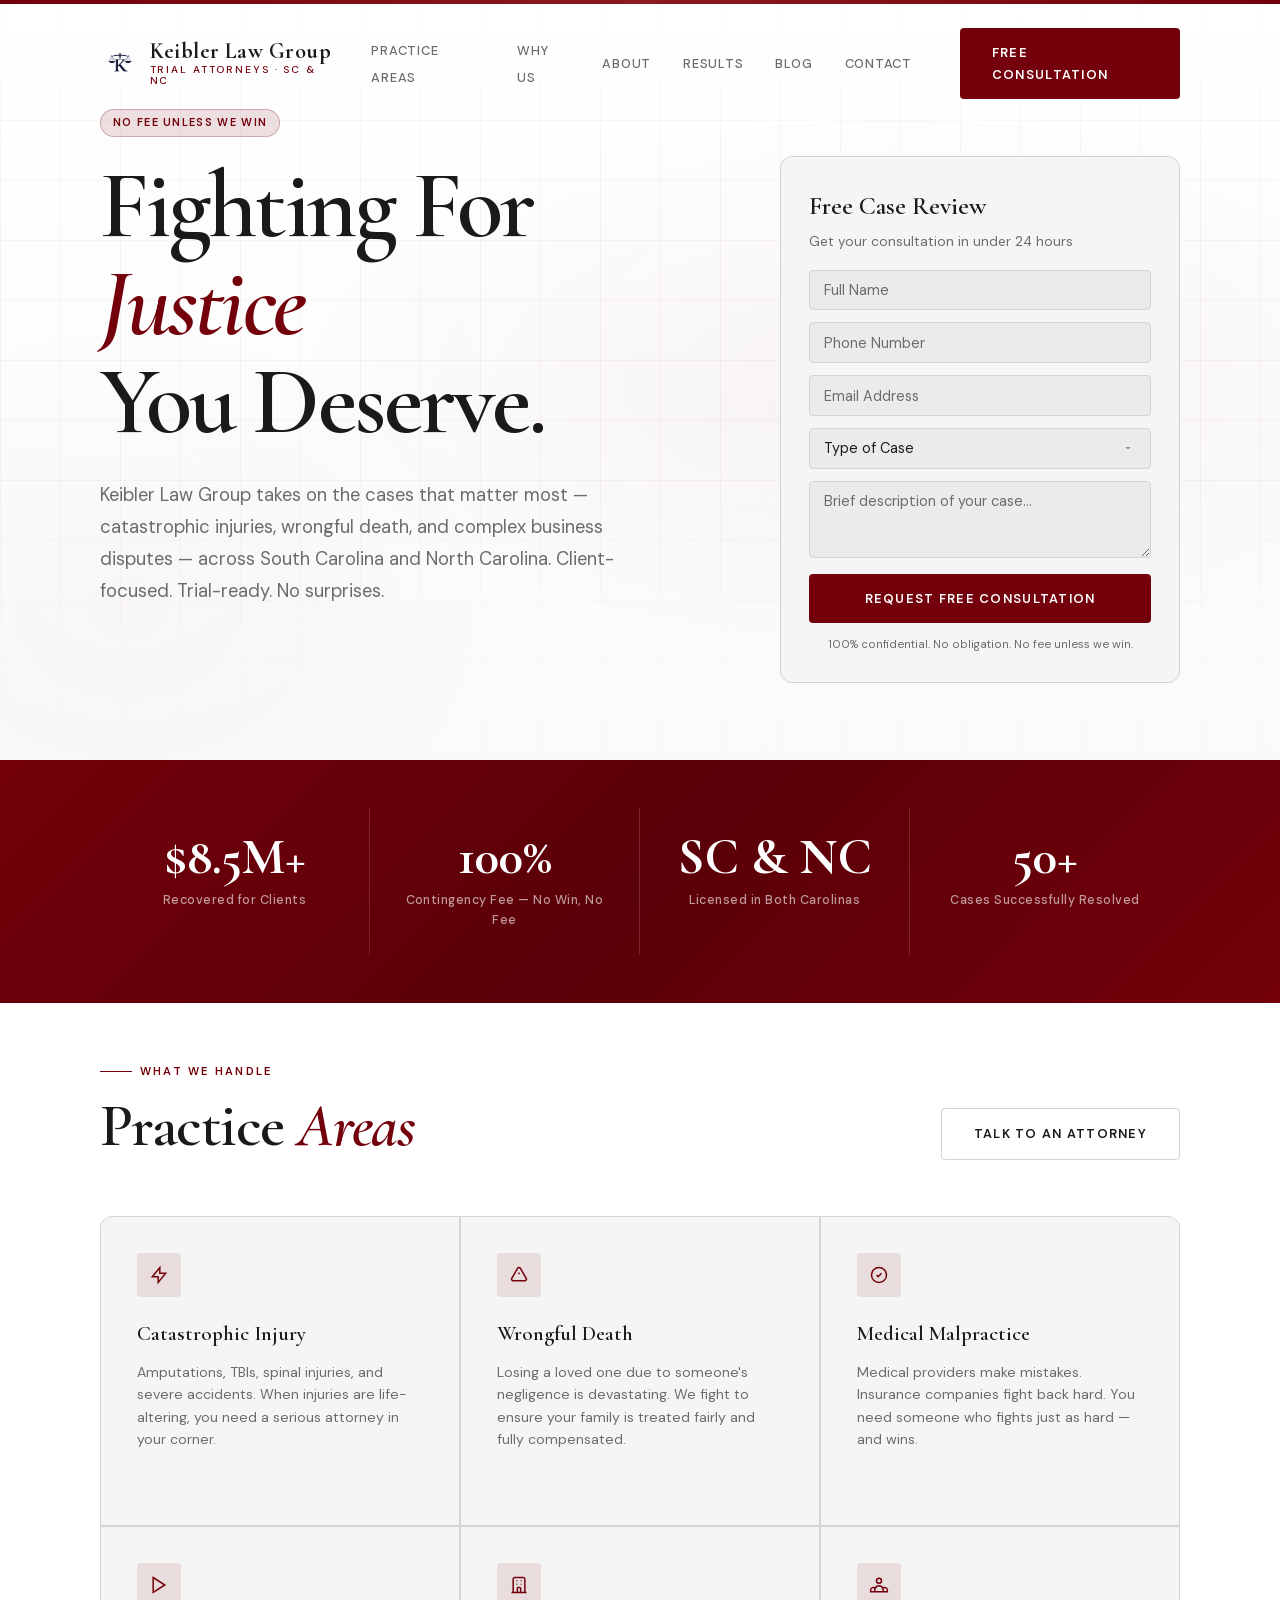
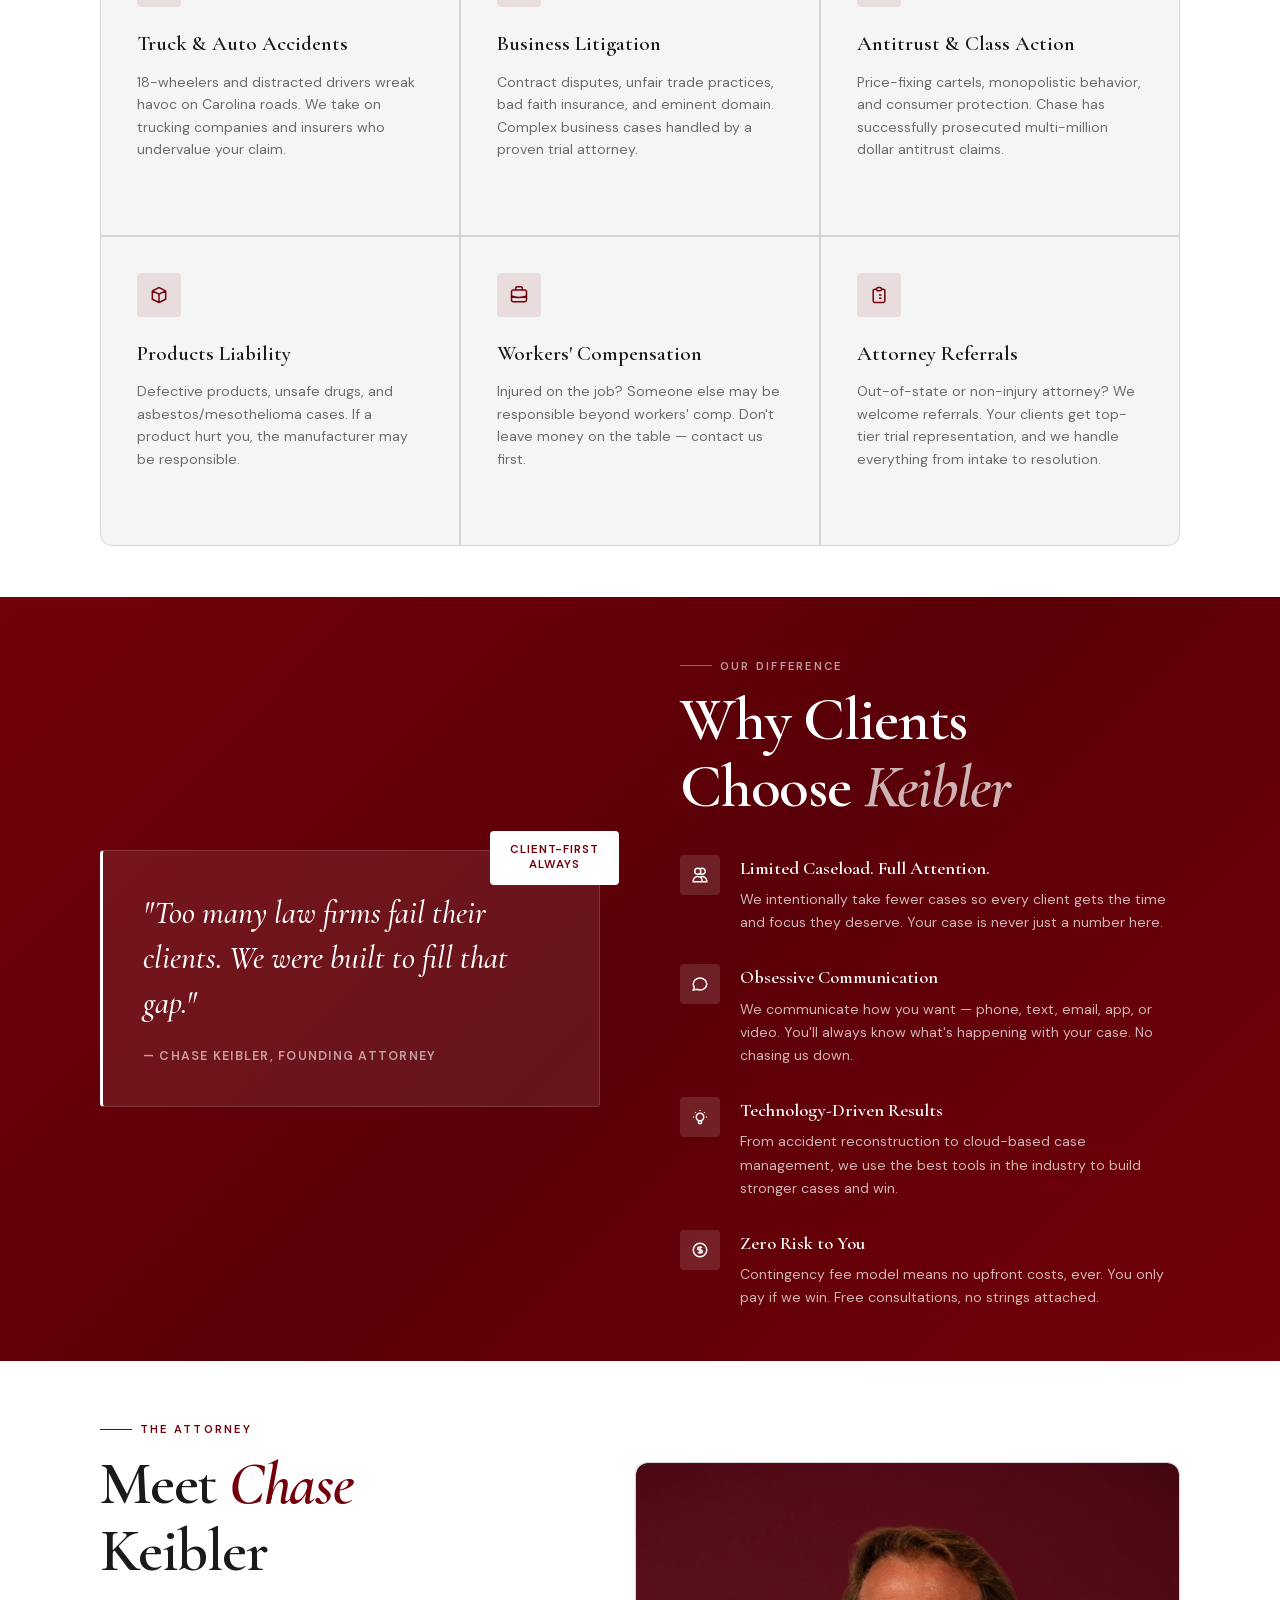
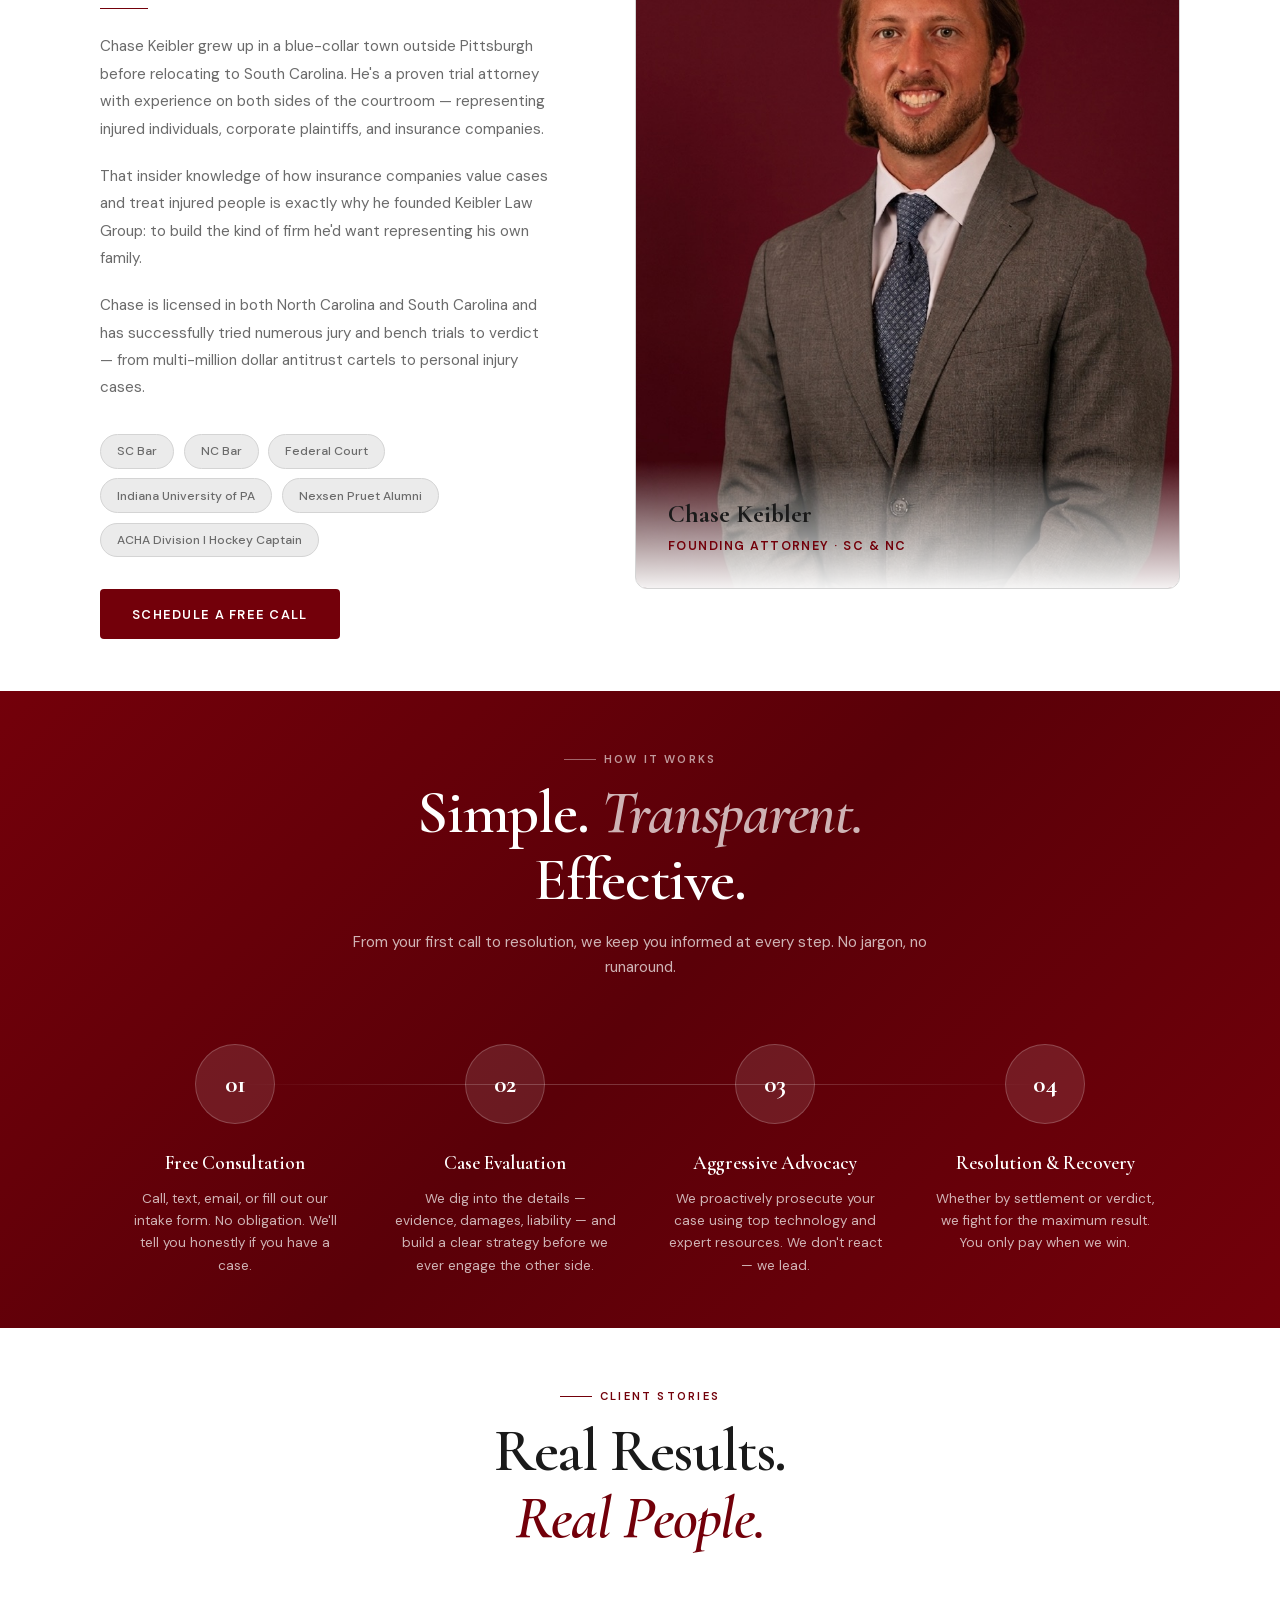
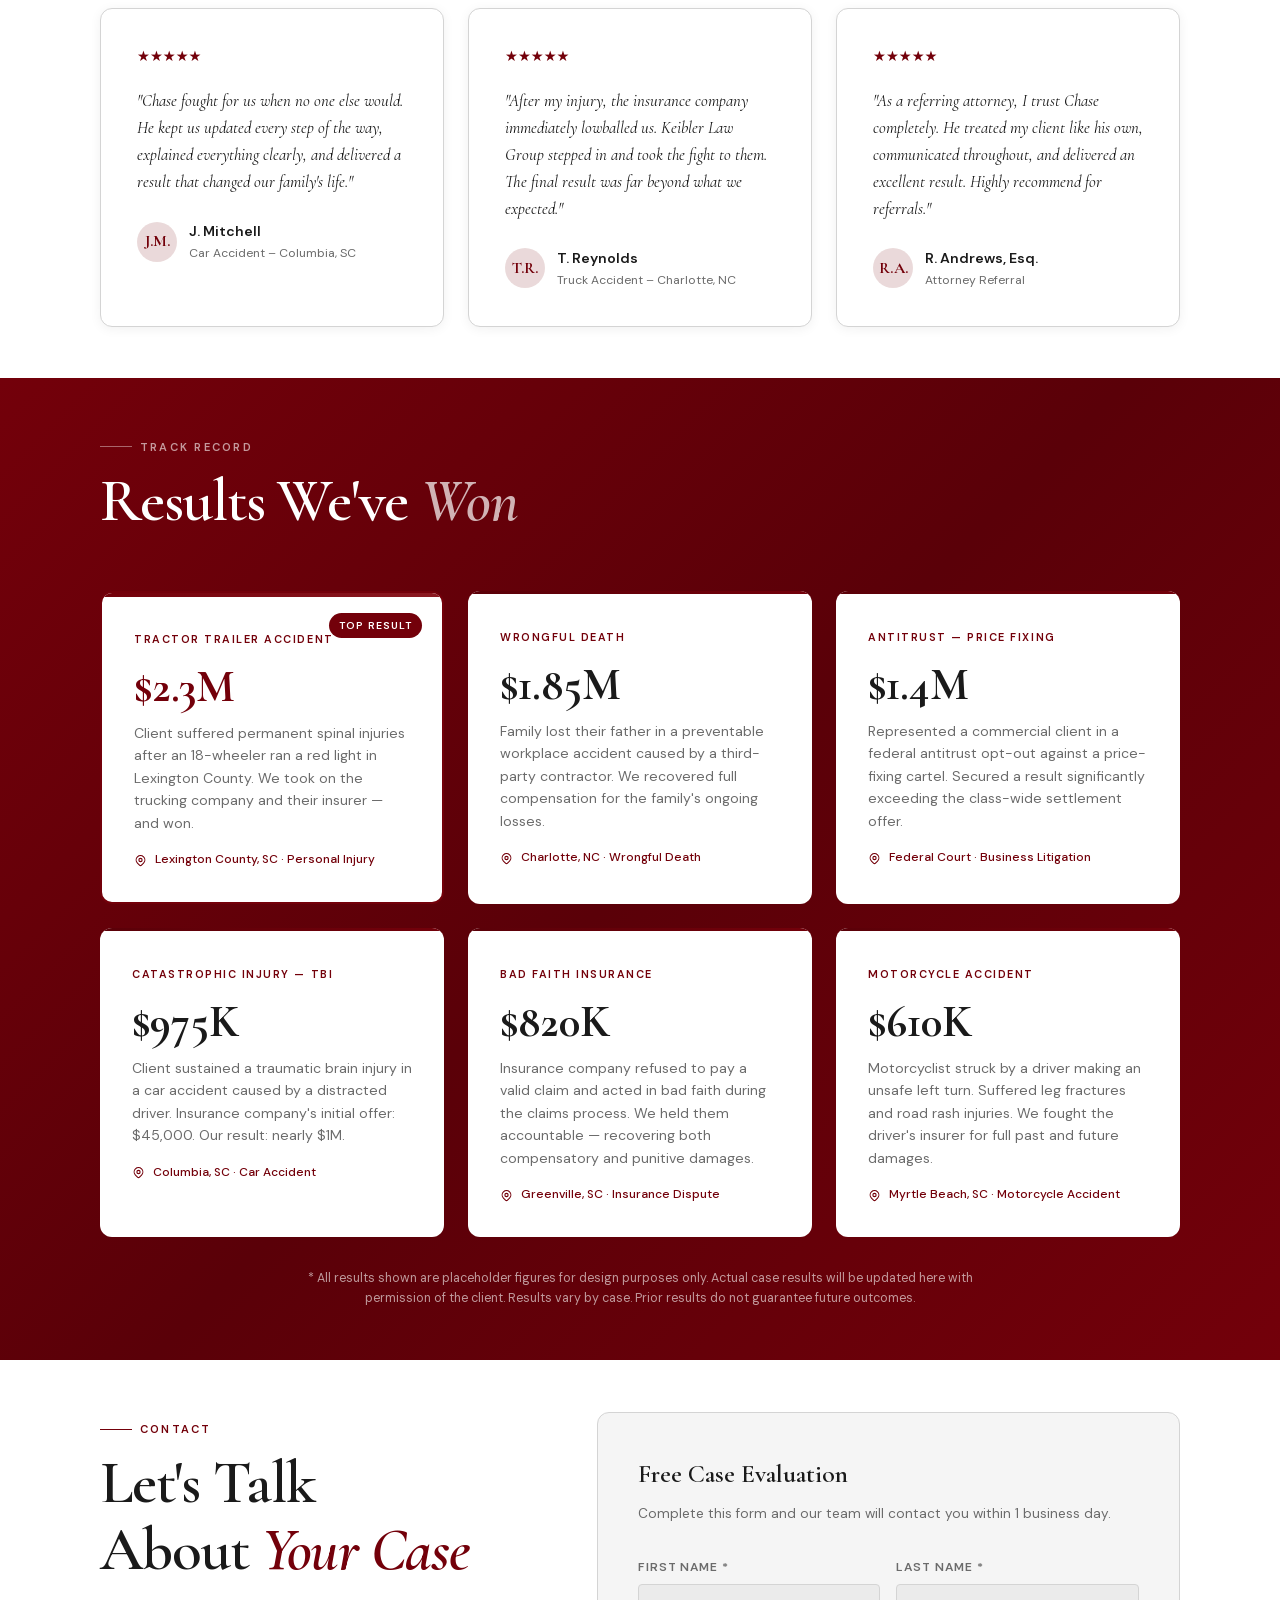
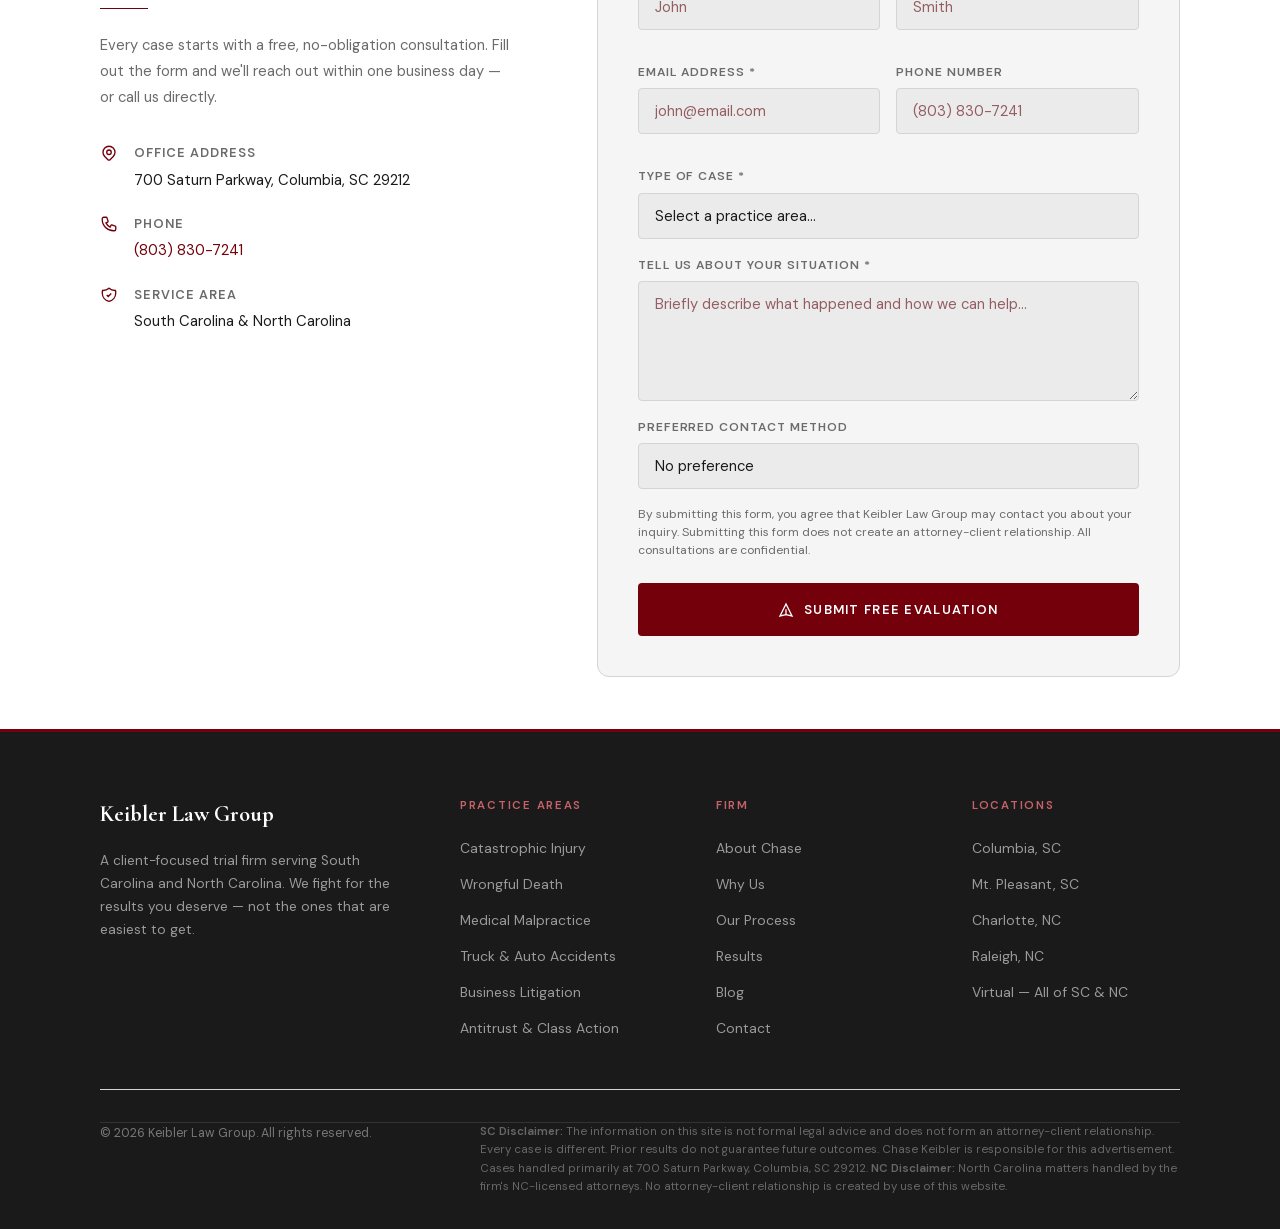
<file: index.html>
<!DOCTYPE html>
<html lang="en">
<head>
  <meta charset="UTF-8" />
  <meta name="viewport" content="width=device-width, initial-scale=1.0" />
  <title>Keibler Law Group | Trial Attorneys – SC & NC</title>
  <meta name="description" content="Keibler Law Group is a client-focused trial firm serving South Carolina and North Carolina. Catastrophic injury, business litigation, and antitrust. Free consultation. No fee unless we win." />

  <!-- Favicon -->
  <link rel="icon" type="image/svg+xml" href="/favicon.svg" />

  <!-- Canonical URL — REPLACE with your actual domain -->
  <link rel="canonical" href="https://keiblerlawgroup.com/" />

  <!-- Open Graph / Social -->
  <meta property="og:type" content="website" />
  <meta property="og:title" content="Keibler Law Group | Trial Attorneys – SC & NC" />
  <meta property="og:description" content="Client-focused trial firm serving South Carolina and North Carolina. Catastrophic injury, business litigation, and antitrust. Free consultation. No fee unless we win." />
  <meta property="og:url" content="https://keiblerlawgroup.com/" />
  <meta property="og:image" content="https://keiblerlawgroup.com/images/og-image.svg" />
  <meta property="og:image:width" content="1200" />
  <meta property="og:image:height" content="630" />
  <meta property="og:locale" content="en_US" />
  <meta property="og:site_name" content="Keibler Law Group" />

  <!-- Twitter Card -->
  <meta name="twitter:card" content="summary_large_image" />
  <meta name="twitter:title" content="Keibler Law Group | Trial Attorneys – SC & NC" />
  <meta name="twitter:description" content="Client-focused trial firm. Catastrophic injury, business litigation, antitrust. Free consultation. No fee unless we win." />

  <!-- Geo / Local SEO -->
  <meta name="geo.region" content="US-SC" />
  <meta name="geo.placename" content="Columbia" />

  <!-- ============================================================
       FONTS (self-hosted) & PRELOADS
       ============================================================ -->
  <link rel="preload" href="fonts/cormorant-garamond-normal.woff2" as="font" type="font/woff2" crossorigin />
  <link rel="preload" href="fonts/dm-sans.woff2" as="font" type="font/woff2" crossorigin />
  <link rel="preload" href="images/chase-keibler.jpg" as="image" />

  <!-- Stylesheet -->
  <link rel="stylesheet" href="css/styles.css" />

  <!-- JSON-LD Structured Data — Local Business + Attorney -->
  <script type="application/ld+json">
  {
    "@context": "https://schema.org",
    "@type": "LegalService",
    "name": "Keibler Law Group",
    "description": "Client-focused trial firm serving South Carolina and North Carolina. Catastrophic injury, wrongful death, business litigation, and antitrust.",
    "url": "https://keiblerlawgroup.com/",
    "telephone": "+1-803-830-7241",
    "address": {
      "@type": "PostalAddress",
      "streetAddress": "700 Saturn Parkway",
      "addressLocality": "Columbia",
      "addressRegion": "SC",
      "postalCode": "29212",
      "addressCountry": "US"
    },
    "geo": {
      "@type": "GeoCoordinates",
      "latitude": "34.0007",
      "longitude": "-81.0348"
    },
    "areaServed": [
      {
        "@type": "State",
        "name": "South Carolina"
      },
      {
        "@type": "State",
        "name": "North Carolina"
      }
    ],
    "priceRange": "Free Consultation — Contingency Fee",
    "openingHoursSpecification": {
      "@type": "OpeningHoursSpecification",
      "dayOfWeek": ["Monday","Tuesday","Wednesday","Thursday","Friday"],
      "opens": "08:00",
      "closes": "18:00"
    },
    "founder": {
      "@type": "Person",
      "name": "Chase Keibler",
      "jobTitle": "Founding Attorney"
    },
    "knowsAbout": [
      "Catastrophic Injury",
      "Wrongful Death",
      "Medical Malpractice",
      "Truck Accidents",
      "Auto Accidents",
      "Business Litigation",
      "Antitrust",
      "Products Liability",
      "Workers Compensation",
      "Bad Faith Insurance"
    ],
    "sameAs": []
  }
  </script>
</head>
<body>

  <!-- Skip to main content for accessibility -->
  <a href="#hero" class="skip-link">Skip to main content</a>

  <!-- ============================================================
       NAVIGATION
       ============================================================ -->
  <nav id="navbar">
    <div class="container">
      <div class="nav-inner">
        <a href="#hero" class="nav-logo">
          <img src="images/logo-k.png" alt="Keibler Law Group" class="nav-logo-img" />
          <div class="nav-logo-text">
            <span class="firm-name">Keibler Law Group</span>
            <span class="firm-tagline">Trial Attorneys · SC &amp; NC</span>
          </div>
        </a>
        <ul class="nav-links">
          <li><a href="#practice-areas">Practice Areas</a></li>
          <li><a href="#why-us">Why Us</a></li>
          <li><a href="#about">About</a></li>
          <li><a href="#case-results">Results</a></li>
          <li><a href="blog.html">Blog</a></li>
          <li><a href="#contact">Contact</a></li>
        </ul>
        <a href="#contact" class="btn btn-primary nav-cta">Free Consultation</a>
        <button class="hamburger" id="hamburgerBtn" aria-label="Toggle menu">
          <span></span><span></span><span></span>
        </button>
      </div>
    </div>
  </nav>

  <!-- Mobile Menu -->
  <div class="mobile-menu" id="mobileMenu" role="dialog" aria-label="Mobile navigation">
    <a href="#practice-areas" class="mobile-nav-link">Practice Areas</a>
    <a href="#why-us" class="mobile-nav-link">Why Us</a>
    <a href="#about" class="mobile-nav-link">About</a>
    <a href="#case-results" class="mobile-nav-link">Results</a>
    <a href="blog.html" class="mobile-nav-link">Blog</a>
    <a href="#contact" class="mobile-nav-link">Contact</a>
    <a href="#contact" class="btn btn-primary" style="margin-top:1rem">Free Consultation</a>
  </div>

  <!-- ============================================================
       HERO
       ============================================================ -->
  <section id="hero">
    <div class="hero-bg"></div>
    <div class="hero-grid-overlay"></div>
    <div class="container">
      <div class="hero-content">
        <div class="hero-eyebrow reveal">
          <span class="badge">No Fee Unless We Win</span>
        </div>
        <h1 class="hero-headline reveal reveal-delay-1">
          Fighting For<br/>
          <em>Justice</em><br/>
          You Deserve.
        </h1>
        <p class="hero-sub reveal reveal-delay-2">
          Keibler Law Group takes on the cases that matter most — catastrophic injuries, wrongful death, and complex business disputes — across South Carolina and North Carolina. Client-focused. Trial-ready. No surprises.
        </p>
      </div>
      <div class="hero-form-card reveal reveal-delay-2">
        <div class="hero-form-header">
          <h3>Free Case Review</h3>
          <p>Get your consultation in under 24 hours</p>
        </div>
        <form class="hero-form" id="heroForm">
          <input type="text" name="name" placeholder="Full Name" required />
          <input type="tel" name="phone" placeholder="Phone Number" required />
          <input type="email" name="email" placeholder="Email Address" required />
          <select name="case_type" required>
            <option value="" disabled selected>Type of Case</option>
            <option value="auto-accident">Auto Accident</option>
            <option value="truck-accident">Truck Accident</option>
            <option value="catastrophic-injury">Catastrophic Injury</option>
            <option value="wrongful-death">Wrongful Death</option>
            <option value="medical-malpractice">Medical Malpractice</option>
            <option value="business-litigation">Business Litigation</option>
            <option value="other">Other</option>
          </select>
          <textarea name="details" placeholder="Brief description of your case..." rows="3"></textarea>
          <button type="submit" class="btn btn-primary hero-form-btn">Request Free Consultation</button>
        </form>
        <p class="hero-form-disclaimer">100% confidential. No obligation. No fee unless we win.</p>
      </div>
    </div>
  </section>

  <!-- ============================================================
       STATS BAR
       ============================================================ -->
  <section id="stats">
    <div class="container">
      <div class="stats-grid">
        <div class="stat-item reveal">
          <div class="stat-number">$8.5M+</div>
          <div class="stat-label">Recovered for Clients</div>
        </div>
        <div class="stat-item reveal reveal-delay-1">
          <div class="stat-number">100%</div>
          <div class="stat-label">Contingency Fee — No Win, No Fee</div>
        </div>
        <div class="stat-item reveal reveal-delay-2">
          <div class="stat-number">SC &amp; NC</div>
          <div class="stat-label">Licensed in Both Carolinas</div>
        </div>
        <div class="stat-item reveal reveal-delay-3">
          <div class="stat-number">50+</div>
          <div class="stat-label">Cases Successfully Resolved</div>
        </div>
      </div>
    </div>
  </section>

  <!-- ============================================================
       PRACTICE AREAS
       ============================================================ -->
  <section id="practice-areas">
    <div class="container">
      <div class="section-header">
        <div>
          <span class="label reveal">What We Handle</span>
          <h2 class="section-title reveal reveal-delay-1" style="margin-top:0.75rem">
            Practice <em>Areas</em>
          </h2>
        </div>
        <a href="#contact" class="btn btn-outline reveal">Talk to an Attorney</a>
      </div>

      <div class="practice-grid">

        <div class="practice-card reveal">
          <div class="practice-icon">
            <svg width="20" height="20" fill="none" viewBox="0 0 24 24" stroke="currentColor" stroke-width="1.8"><path d="M13 10V3L4 14h7v7l9-11h-7z"/></svg>
          </div>
          <h3>Catastrophic Injury</h3>
          <p>Amputations, TBIs, spinal injuries, and severe accidents. When injuries are life-altering, you need a serious attorney in your corner.</p>
          <span class="practice-link">Learn More &rarr;</span>
        </div>

        <div class="practice-card reveal reveal-delay-1">
          <div class="practice-icon">
            <svg width="20" height="20" fill="none" viewBox="0 0 24 24" stroke="currentColor" stroke-width="1.8"><path d="M12 9v2m0 4h.01m-6.938 4h13.856c1.54 0 2.502-1.667 1.732-3L13.732 4c-.77-1.333-2.694-1.333-3.464 0L3.34 16c-.77 1.333.192 3 1.732 3z"/></svg>
          </div>
          <h3>Wrongful Death</h3>
          <p>Losing a loved one due to someone's negligence is devastating. We fight to ensure your family is treated fairly and fully compensated.</p>
          <span class="practice-link">Learn More &rarr;</span>
        </div>

        <div class="practice-card reveal reveal-delay-2">
          <div class="practice-icon">
            <svg width="20" height="20" fill="none" viewBox="0 0 24 24" stroke="currentColor" stroke-width="1.8"><path d="M9 12l2 2 4-4m6 2a9 9 0 11-18 0 9 9 0 0118 0z"/></svg>
          </div>
          <h3>Medical Malpractice</h3>
          <p>Medical providers make mistakes. Insurance companies fight back hard. You need someone who fights just as hard — and wins.</p>
          <span class="practice-link">Learn More &rarr;</span>
        </div>

        <div class="practice-card reveal">
          <div class="practice-icon">
            <svg width="20" height="20" fill="none" viewBox="0 0 24 24" stroke="currentColor" stroke-width="1.8"><path d="M5 3l14 9-14 9V3z"/></svg>
          </div>
          <h3>Truck &amp; Auto Accidents</h3>
          <p>18-wheelers and distracted drivers wreak havoc on Carolina roads. We take on trucking companies and insurers who undervalue your claim.</p>
          <span class="practice-link">Learn More &rarr;</span>
        </div>

        <div class="practice-card reveal reveal-delay-1">
          <div class="practice-icon">
            <svg width="20" height="20" fill="none" viewBox="0 0 24 24" stroke="currentColor" stroke-width="1.8"><path d="M19 21V5a2 2 0 00-2-2H7a2 2 0 00-2 2v16m14 0h2m-2 0h-5m-9 0H3m2 0h5M9 7h1m-1 4h1m4-4h1m-1 4h1m-5 10v-5a1 1 0 011-1h2a1 1 0 011 1v5m-4 0h4"/></svg>
          </div>
          <h3>Business Litigation</h3>
          <p>Contract disputes, unfair trade practices, bad faith insurance, and eminent domain. Complex business cases handled by a proven trial attorney.</p>
          <span class="practice-link">Learn More &rarr;</span>
        </div>

        <div class="practice-card reveal reveal-delay-2">
          <div class="practice-icon">
            <svg width="20" height="20" fill="none" viewBox="0 0 24 24" stroke="currentColor" stroke-width="1.8"><path d="M17 20h5v-2a3 3 0 00-5.356-1.857M17 20H7m10 0v-2c0-.656-.126-1.283-.356-1.857M7 20H2v-2a3 3 0 015.356-1.857M7 20v-2c0-.656.126-1.283.356-1.857m0 0a5.002 5.002 0 019.288 0M15 7a3 3 0 11-6 0 3 3 0 016 0z"/></svg>
          </div>
          <h3>Antitrust &amp; Class Action</h3>
          <p>Price-fixing cartels, monopolistic behavior, and consumer protection. Chase has successfully prosecuted multi-million dollar antitrust claims.</p>
          <span class="practice-link">Learn More &rarr;</span>
        </div>

        <div class="practice-card reveal">
          <div class="practice-icon">
            <svg width="20" height="20" fill="none" viewBox="0 0 24 24" stroke="currentColor" stroke-width="1.8"><path d="M20 7l-8-4-8 4m16 0l-8 4m8-4v10l-8 4m0-10L4 7m8 4v10M4 7v10l8 4"/></svg>
          </div>
          <h3>Products Liability</h3>
          <p>Defective products, unsafe drugs, and asbestos/mesothelioma cases. If a product hurt you, the manufacturer may be responsible.</p>
          <span class="practice-link">Learn More &rarr;</span>
        </div>

        <div class="practice-card reveal reveal-delay-1">
          <div class="practice-icon">
            <svg width="20" height="20" fill="none" viewBox="0 0 24 24" stroke="currentColor" stroke-width="1.8"><path d="M21 13.255A23.931 23.931 0 0112 15c-3.183 0-6.22-.62-9-1.745M16 6V4a2 2 0 00-2-2h-4a2 2 0 00-2 2v2m4 6h.01M5 20h14a2 2 0 002-2V8a2 2 0 00-2-2H5a2 2 0 00-2 2v10a2 2 0 002 2z"/></svg>
          </div>
          <h3>Workers' Compensation</h3>
          <p>Injured on the job? Someone else may be responsible beyond workers' comp. Don't leave money on the table — contact us first.</p>
          <span class="practice-link">Learn More &rarr;</span>
        </div>

        <div class="practice-card reveal reveal-delay-2">
          <div class="practice-icon">
            <svg width="20" height="20" fill="none" viewBox="0 0 24 24" stroke="currentColor" stroke-width="1.8"><path d="M9 5H7a2 2 0 00-2 2v12a2 2 0 002 2h10a2 2 0 002-2V7a2 2 0 00-2-2h-2M9 5a2 2 0 002 2h2a2 2 0 002-2M9 5a2 2 0 012-2h2a2 2 0 012 2m-3 7h3m-3 4h3m-6-4h.01M9 16h.01"/></svg>
          </div>
          <h3>Attorney Referrals</h3>
          <p>Out-of-state or non-injury attorney? We welcome referrals. Your clients get top-tier trial representation, and we handle everything from intake to resolution.</p>
          <span class="practice-link">Learn More &rarr;</span>
        </div>

      </div>
    </div>
  </section>

  <!-- ============================================================
       WHY US
       ============================================================ -->
  <section id="why-us">
    <div class="container">
      <div class="why-layout">
        <div class="why-visual reveal">
          <div class="why-quote-block">
            <blockquote>
              "Too many law firms fail their clients. We were built to fill that gap."
            </blockquote>
            <cite>— Chase Keibler, Founding Attorney</cite>
            <div class="why-floating-badge">Client-First<br/>Always</div>
          </div>
        </div>

        <div>
          <span class="label reveal">Our Difference</span>
          <h2 class="section-title reveal reveal-delay-1" style="margin-top:0.75rem;margin-bottom:2rem">
            Why Clients<br/>Choose <em>Keibler</em>
          </h2>
          <div class="differentiator-list">
            <div class="diff-item reveal reveal-delay-1">
              <div class="diff-icon">
                <svg width="18" height="18" fill="none" viewBox="0 0 24 24" stroke="currentColor" stroke-width="2"><path d="M12 4.354a4 4 0 110 5.292M15 21H3v-1a6 6 0 0112 0v1zm0 0h6v-1a6 6 0 00-9-5.197M13 7a4 4 0 11-8 0 4 4 0 018 0z"/></svg>
              </div>
              <div>
                <h4>Limited Caseload. Full Attention.</h4>
                <p>We intentionally take fewer cases so every client gets the time and focus they deserve. Your case is never just a number here.</p>
              </div>
            </div>
            <div class="diff-item reveal reveal-delay-2">
              <div class="diff-icon">
                <svg width="18" height="18" fill="none" viewBox="0 0 24 24" stroke="currentColor" stroke-width="2"><path d="M8 12h.01M12 12h.01M16 12h.01M21 12c0 4.418-4.03 8-9 8a9.863 9.863 0 01-4.255-.949L3 20l1.395-3.72C3.512 15.042 3 13.574 3 12c0-4.418 4.03-8 9-8s9 3.582 9 8z"/></svg>
              </div>
              <div>
                <h4>Obsessive Communication</h4>
                <p>We communicate how you want — phone, text, email, app, or video. You'll always know what's happening with your case. No chasing us down.</p>
              </div>
            </div>
            <div class="diff-item reveal reveal-delay-3">
              <div class="diff-icon">
                <svg width="18" height="18" fill="none" viewBox="0 0 24 24" stroke="currentColor" stroke-width="2"><path d="M9.663 17h4.673M12 3v1m6.364 1.636l-.707.707M21 12h-1M4 12H3m3.343-5.657l-.707-.707m2.828 9.9a5 5 0 117.072 0l-.548.547A3.374 3.374 0 0014 18.469V19a2 2 0 11-4 0v-.531c0-.895-.356-1.754-.988-2.386l-.548-.547z"/></svg>
              </div>
              <div>
                <h4>Technology-Driven Results</h4>
                <p>From accident reconstruction to cloud-based case management, we use the best tools in the industry to build stronger cases and win.</p>
              </div>
            </div>
            <div class="diff-item reveal reveal-delay-4">
              <div class="diff-icon">
                <svg width="18" height="18" fill="none" viewBox="0 0 24 24" stroke="currentColor" stroke-width="2"><path d="M12 8c-1.657 0-3 .895-3 2s1.343 2 3 2 3 .895 3 2-1.343 2-3 2m0-8c1.11 0 2.08.402 2.599 1M12 8V7m0 1v8m0 0v1m0-1c-1.11 0-2.08-.402-2.599-1M21 12a9 9 0 11-18 0 9 9 0 0118 0z"/></svg>
              </div>
              <div>
                <h4>Zero Risk to You</h4>
                <p>Contingency fee model means no upfront costs, ever. You only pay if we win. Free consultations, no strings attached.</p>
              </div>
            </div>
          </div>
        </div>
      </div>
    </div>
  </section>

  <!-- ============================================================
       ABOUT CHASE
       ============================================================ -->
  <section id="about">
    <div class="container">
      <div class="about-layout">

        <div class="about-left">
          <span class="label reveal">The Attorney</span>
          <h2 class="section-title reveal reveal-delay-1" style="margin-top:0.75rem">
            Meet <em>Chase</em><br/>Keibler
          </h2>
          <div class="divider reveal reveal-delay-2"></div>
          <p class="reveal reveal-delay-2">
            Chase Keibler grew up in a blue-collar town outside Pittsburgh before relocating to South Carolina. He's a proven trial attorney with experience on both sides of the courtroom — representing injured individuals, corporate plaintiffs, and insurance companies.
          </p>
          <p class="reveal reveal-delay-2">
            That insider knowledge of how insurance companies value cases and treat injured people is exactly why he founded Keibler Law Group: to build the kind of firm he'd want representing his own family.
          </p>
          <p class="reveal reveal-delay-2">
            Chase is licensed in both North Carolina and South Carolina and has successfully tried numerous jury and bench trials to verdict — from multi-million dollar antitrust cartels to personal injury cases.
          </p>
          <div class="credential-tags reveal reveal-delay-3">
            <span class="cred-tag">SC Bar</span>
            <span class="cred-tag">NC Bar</span>
            <span class="cred-tag">Federal Court</span>
            <span class="cred-tag">Indiana University of PA</span>
            <span class="cred-tag">Nexsen Pruet Alumni</span>
            <span class="cred-tag">ACHA Division I Hockey Captain</span>
          </div>
          <a href="#contact" class="btn btn-primary reveal reveal-delay-3">Schedule a Free Call</a>
        </div>

        <div class="about-photo-placeholder reveal reveal-delay-2">
          <img src="images/chase-keibler.jpg"
               alt="Chase Keibler, Founding Attorney at Keibler Law Group"
               width="842" height="1264"
               loading="lazy"
               decoding="async"
               style="width:100%;height:100%;object-fit:cover;object-position:top;border-radius:12px;">
          <div class="about-photo-overlay">
            <div class="about-name">Chase Keibler</div>
            <div class="about-title">Founding Attorney · SC &amp; NC</div>
          </div>
        </div>

      </div>
    </div>
  </section>

  <!-- ============================================================
       PROCESS
       ============================================================ -->
  <section id="process">
    <div class="container">
      <div class="process-header">
        <span class="label reveal" style="justify-content:center;display:inline-flex">How It Works</span>
        <h2 class="section-title reveal reveal-delay-1" style="margin-top:0.75rem">
          Simple. <em>Transparent.</em> Effective.
        </h2>
        <p class="reveal reveal-delay-2" style="margin-top:0.75rem">
          From your first call to resolution, we keep you informed at every step. No jargon, no runaround.
        </p>
      </div>

      <div class="process-steps">
        <div class="process-step reveal">
          <div class="step-number">01</div>
          <h4>Free Consultation</h4>
          <p>Call, text, email, or fill out our intake form. No obligation. We'll tell you honestly if you have a case.</p>
        </div>
        <div class="process-step reveal reveal-delay-1">
          <div class="step-number">02</div>
          <h4>Case Evaluation</h4>
          <p>We dig into the details — evidence, damages, liability — and build a clear strategy before we ever engage the other side.</p>
        </div>
        <div class="process-step reveal reveal-delay-2">
          <div class="step-number">03</div>
          <h4>Aggressive Advocacy</h4>
          <p>We proactively prosecute your case using top technology and expert resources. We don't react — we lead.</p>
        </div>
        <div class="process-step reveal reveal-delay-3">
          <div class="step-number">04</div>
          <h4>Resolution &amp; Recovery</h4>
          <p>Whether by settlement or verdict, we fight for the maximum result. You only pay when we win.</p>
        </div>
      </div>
    </div>
  </section>

  <!-- ============================================================
       TESTIMONIALS
       ============================================================ -->
  <section id="testimonials">
    <div class="container">
      <div class="testimonials-header">
        <span class="label reveal" style="justify-content:center;display:inline-flex">Client Stories</span>
        <h2 class="section-title reveal reveal-delay-1" style="margin-top:0.75rem">
          Real Results.<br/><em>Real People.</em>
        </h2>
      </div>

      <div class="testimonials-grid">
        <div class="testimonial-card reveal">
          <div class="testimonial-stars">&#9733;&#9733;&#9733;&#9733;&#9733;</div>
          <blockquote>
            "Chase fought for us when no one else would. He kept us updated every step of the way, explained everything clearly, and delivered a result that changed our family's life."
          </blockquote>
          <div class="testimonial-author">
            <div class="author-avatar">J.M.</div>
            <div class="author-info">
              <div class="name">J. Mitchell</div>
              <div class="case-type">Car Accident – Columbia, SC</div>
            </div>
          </div>
        </div>

        <div class="testimonial-card reveal reveal-delay-1">
          <div class="testimonial-stars">&#9733;&#9733;&#9733;&#9733;&#9733;</div>
          <blockquote>
            "After my injury, the insurance company immediately lowballed us. Keibler Law Group stepped in and took the fight to them. The final result was far beyond what we expected."
          </blockquote>
          <div class="testimonial-author">
            <div class="author-avatar">T.R.</div>
            <div class="author-info">
              <div class="name">T. Reynolds</div>
              <div class="case-type">Truck Accident – Charlotte, NC</div>
            </div>
          </div>
        </div>

        <div class="testimonial-card reveal reveal-delay-2">
          <div class="testimonial-stars">&#9733;&#9733;&#9733;&#9733;&#9733;</div>
          <blockquote>
            "As a referring attorney, I trust Chase completely. He treated my client like his own, communicated throughout, and delivered an excellent result. Highly recommend for referrals."
          </blockquote>
          <div class="testimonial-author">
            <div class="author-avatar">R.A.</div>
            <div class="author-info">
              <div class="name">R. Andrews, Esq.</div>
              <div class="case-type">Attorney Referral</div>
            </div>
          </div>
        </div>
      </div>
    </div>
  </section>

  <!-- ============================================================
       CASE RESULTS & VERDICTS
       ============================================================ -->
  <section id="case-results">
    <div class="container">
      <div class="results-header">
        <div>
          <span class="label reveal">Track Record</span>
          <h2 class="section-title reveal reveal-delay-1" style="margin-top:0.75rem">
            Results We've <em>Won</em>
          </h2>
        </div>
      </div>

      <div class="results-grid">

        <div class="result-card featured reveal">
          <span class="featured-badge">Top Result</span>
          <span class="result-type">Tractor Trailer Accident</span>
          <div class="result-amount">$2.3M</div>
          <p class="result-desc">Client suffered permanent spinal injuries after an 18-wheeler ran a red light in Lexington County. We took on the trucking company and their insurer — and won.</p>
          <div class="result-meta">
            <svg width="13" height="13" fill="none" viewBox="0 0 24 24" stroke="currentColor" stroke-width="2"><path d="M17.657 16.657L13.414 20.9a1.998 1.998 0 01-2.827 0l-4.244-4.243a8 8 0 1111.314 0z"/><path d="M15 11a3 3 0 11-6 0 3 3 0 016 0z"/></svg>
            Lexington County, SC · Personal Injury
          </div>
        </div>

        <div class="result-card reveal reveal-delay-1">
          <span class="result-type">Wrongful Death</span>
          <div class="result-amount">$1.85M</div>
          <p class="result-desc">Family lost their father in a preventable workplace accident caused by a third-party contractor. We recovered full compensation for the family's ongoing losses.</p>
          <div class="result-meta">
            <svg width="13" height="13" fill="none" viewBox="0 0 24 24" stroke="currentColor" stroke-width="2"><path d="M17.657 16.657L13.414 20.9a1.998 1.998 0 01-2.827 0l-4.244-4.243a8 8 0 1111.314 0z"/><path d="M15 11a3 3 0 11-6 0 3 3 0 016 0z"/></svg>
            Charlotte, NC · Wrongful Death
          </div>
        </div>

        <div class="result-card reveal reveal-delay-2">
          <span class="result-type">Antitrust — Price Fixing</span>
          <div class="result-amount">$1.4M</div>
          <p class="result-desc">Represented a commercial client in a federal antitrust opt-out against a price-fixing cartel. Secured a result significantly exceeding the class-wide settlement offer.</p>
          <div class="result-meta">
            <svg width="13" height="13" fill="none" viewBox="0 0 24 24" stroke="currentColor" stroke-width="2"><path d="M17.657 16.657L13.414 20.9a1.998 1.998 0 01-2.827 0l-4.244-4.243a8 8 0 1111.314 0z"/><path d="M15 11a3 3 0 11-6 0 3 3 0 016 0z"/></svg>
            Federal Court · Business Litigation
          </div>
        </div>

        <div class="result-card reveal">
          <span class="result-type">Catastrophic Injury — TBI</span>
          <div class="result-amount">$975K</div>
          <p class="result-desc">Client sustained a traumatic brain injury in a car accident caused by a distracted driver. Insurance company's initial offer: $45,000. Our result: nearly $1M.</p>
          <div class="result-meta">
            <svg width="13" height="13" fill="none" viewBox="0 0 24 24" stroke="currentColor" stroke-width="2"><path d="M17.657 16.657L13.414 20.9a1.998 1.998 0 01-2.827 0l-4.244-4.243a8 8 0 1111.314 0z"/><path d="M15 11a3 3 0 11-6 0 3 3 0 016 0z"/></svg>
            Columbia, SC · Car Accident
          </div>
        </div>

        <div class="result-card reveal reveal-delay-1">
          <span class="result-type">Bad Faith Insurance</span>
          <div class="result-amount">$820K</div>
          <p class="result-desc">Insurance company refused to pay a valid claim and acted in bad faith during the claims process. We held them accountable — recovering both compensatory and punitive damages.</p>
          <div class="result-meta">
            <svg width="13" height="13" fill="none" viewBox="0 0 24 24" stroke="currentColor" stroke-width="2"><path d="M17.657 16.657L13.414 20.9a1.998 1.998 0 01-2.827 0l-4.244-4.243a8 8 0 1111.314 0z"/><path d="M15 11a3 3 0 11-6 0 3 3 0 016 0z"/></svg>
            Greenville, SC · Insurance Dispute
          </div>
        </div>

        <div class="result-card reveal reveal-delay-2">
          <span class="result-type">Motorcycle Accident</span>
          <div class="result-amount">$610K</div>
          <p class="result-desc">Motorcyclist struck by a driver making an unsafe left turn. Suffered leg fractures and road rash injuries. We fought the driver's insurer for full past and future damages.</p>
          <div class="result-meta">
            <svg width="13" height="13" fill="none" viewBox="0 0 24 24" stroke="currentColor" stroke-width="2"><path d="M17.657 16.657L13.414 20.9a1.998 1.998 0 01-2.827 0l-4.244-4.243a8 8 0 1111.314 0z"/><path d="M15 11a3 3 0 11-6 0 3 3 0 016 0z"/></svg>
            Myrtle Beach, SC · Motorcycle Accident
          </div>
        </div>

      </div>

      <p class="results-note reveal">
        * All results shown are placeholder figures for design purposes only. Actual case results will be updated here with permission of the client. Results vary by case. Prior results do not guarantee future outcomes.
      </p>
    </div>
  </section>

  <!-- ============================================================
       CONTACT / INTAKE FORM
       ============================================================ -->
  <section id="contact">
    <div class="container">
      <div class="contact-layout">

        <div class="contact-left">
          <span class="label reveal">Contact</span>
          <h2 class="section-title reveal reveal-delay-1" style="margin-top:0.75rem">
            Let's Talk<br/>About <em>Your Case</em>
          </h2>
          <div class="divider reveal reveal-delay-2"></div>
          <p class="reveal reveal-delay-2">
            Every case starts with a free, no-obligation consultation. Fill out the form and we'll reach out within one business day — or call us directly.
          </p>

          <div class="contact-details">
            <div class="contact-detail reveal reveal-delay-2">
              <svg class="contact-detail-icon" width="18" height="18" fill="none" viewBox="0 0 24 24" stroke="currentColor" stroke-width="1.8"><path d="M17.657 16.657L13.414 20.9a1.998 1.998 0 01-2.827 0l-4.244-4.243a8 8 0 1111.314 0z"/><path d="M15 11a3 3 0 11-6 0 3 3 0 016 0z"/></svg>
              <div class="contact-detail-text">
                <strong>Office Address</strong>
                <!-- REPLACE: Update address if needed -->
                <span>700 Saturn Parkway, Columbia, SC 29212</span>
              </div>
            </div>
            <div class="contact-detail reveal reveal-delay-3">
              <svg class="contact-detail-icon" width="18" height="18" fill="none" viewBox="0 0 24 24" stroke="currentColor" stroke-width="1.8"><path d="M3 5a2 2 0 012-2h3.28a1 1 0 01.948.684l1.498 4.493a1 1 0 01-.502 1.21l-2.257 1.13a11.042 11.042 0 005.516 5.516l1.13-2.257a1 1 0 011.21-.502l4.493 1.498a1 1 0 01.684.949V19a2 2 0 01-2 2h-1C9.716 21 3 14.284 3 6V5z"/></svg>
              <div class="contact-detail-text">
                <strong>Phone</strong>
                <span><a href="tel:+18038307241" style="color:var(--clr-gold)">(803) 830-7241</a></span>
              </div>
            </div>
            <div class="contact-detail reveal reveal-delay-4">
              <svg class="contact-detail-icon" width="18" height="18" fill="none" viewBox="0 0 24 24" stroke="currentColor" stroke-width="1.8"><path d="M9 12l2 2 4-4m5.618-4.016A11.955 11.955 0 0112 2.944a11.955 11.955 0 01-8.618 3.04A12.02 12.02 0 003 9c0 5.591 3.824 10.29 9 11.622 5.176-1.332 9-6.03 9-11.622 0-1.042-.133-2.052-.382-3.016z"/></svg>
              <div class="contact-detail-text">
                <strong>Service Area</strong>
                <span>South Carolina &amp; North Carolina</span>
              </div>
            </div>
          </div>
        </div>

        <div class="reveal reveal-delay-1">
          <div class="contact-form">
            <div id="formContent">
              <div class="form-title">Free Case Evaluation</div>
              <div class="form-subtitle">Complete this form and our team will contact you within 1 business day.</div>

              <div class="form-row">
                <div class="form-group">
                  <label for="firstName">First Name *</label>
                  <input type="text" id="firstName" name="firstName" placeholder="John" required />
                </div>
                <div class="form-group">
                  <label for="lastName">Last Name *</label>
                  <input type="text" id="lastName" name="lastName" placeholder="Smith" required />
                </div>
              </div>

              <div class="form-row">
                <div class="form-group">
                  <label for="email">Email Address *</label>
                  <input type="email" id="email" name="email" placeholder="john@email.com" required />
                </div>
                <div class="form-group">
                  <label for="phone">Phone Number</label>
                  <input type="tel" id="phone" name="phone" placeholder="(803) 830-7241" />
                </div>
              </div>

              <div class="form-group">
                <label for="caseType">Type of Case *</label>
                <select id="caseType" name="caseType" required>
                  <option value="" disabled selected>Select a practice area...</option>
                  <option>Catastrophic Injury</option>
                  <option>Wrongful Death</option>
                  <option>Medical Malpractice</option>
                  <option>Car / Auto Accident</option>
                  <option>Truck / 18-Wheeler Accident</option>
                  <option>Motorcycle Accident</option>
                  <option>Business Litigation</option>
                  <option>Antitrust / Class Action</option>
                  <option>Products Liability</option>
                  <option>Workers' Compensation</option>
                  <option>Bad Faith Insurance</option>
                  <option>Attorney Referral</option>
                  <option>Other</option>
                </select>
              </div>

              <div class="form-group">
                <label for="description">Tell Us About Your Situation *</label>
                <textarea id="description" name="description" placeholder="Briefly describe what happened and how we can help..." required></textarea>
              </div>

              <div class="form-group">
                <label for="preferredContact">Preferred Contact Method</label>
                <select id="preferredContact" name="preferredContact">
                  <option value="">No preference</option>
                  <option>Phone Call</option>
                  <option>Text Message</option>
                  <option>Email</option>
                  <option>Video Call</option>
                </select>
              </div>

              <p class="form-note">
                By submitting this form, you agree that Keibler Law Group may contact you about your inquiry. Submitting this form does not create an attorney-client relationship. All consultations are confidential.
              </p>

              <button type="button" class="btn btn-primary form-submit" id="submitBtn" onclick="handleFormSubmit()" aria-label="Submit free case evaluation form">
                <svg width="16" height="16" fill="none" viewBox="0 0 24 24" stroke="currentColor" stroke-width="2"><path d="M12 19l9 2-9-18-9 18 9-2zm0 0v-8"/></svg>
                Submit Free Evaluation
              </button>
            </div>

            <div class="form-success" id="formSuccess">
              <div class="form-success-icon">
                <svg width="28" height="28" fill="none" viewBox="0 0 24 24" stroke="currentColor" stroke-width="2"><path d="M9 12l2 2 4-4m6 2a9 9 0 11-18 0 9 9 0 0118 0z"/></svg>
              </div>
              <h3>We've Got Your Message</h3>
              <p>Thank you for reaching out. A member of our team will contact you within one business day to discuss your case. Your consultation is completely free.</p>
            </div>
          </div>
        </div>

      </div>
    </div>
  </section>

  <!-- ============================================================
       FOOTER
       ============================================================ -->
  <footer>
    <div class="container">
      <div class="footer-top">
        <div class="footer-brand">
          <div class="firm-name">Keibler Law Group</div>
          <p>A client-focused trial firm serving South Carolina and North Carolina. We fight for the results you deserve — not the ones that are easiest to get.</p>
        </div>
        <div class="footer-col">
          <h5>Practice Areas</h5>
          <ul>
            <li><a href="#practice-areas">Catastrophic Injury</a></li>
            <li><a href="#practice-areas">Wrongful Death</a></li>
            <li><a href="#practice-areas">Medical Malpractice</a></li>
            <li><a href="#practice-areas">Truck &amp; Auto Accidents</a></li>
            <li><a href="#practice-areas">Business Litigation</a></li>
            <li><a href="#practice-areas">Antitrust &amp; Class Action</a></li>
          </ul>
        </div>
        <div class="footer-col">
          <h5>Firm</h5>
          <ul>
            <li><a href="#about">About Chase</a></li>
            <li><a href="#why-us">Why Us</a></li>
            <li><a href="#process">Our Process</a></li>
            <li><a href="#testimonials">Results</a></li>
            <li><a href="blog.html">Blog</a></li>
            <li><a href="#contact">Contact</a></li>
          </ul>
        </div>
        <div class="footer-col">
          <h5>Locations</h5>
          <ul>
            <li><a href="#contact">Columbia, SC</a></li>
            <li><a href="#contact">Mt. Pleasant, SC</a></li>
            <li><a href="#contact">Charlotte, NC</a></li>
            <li><a href="#contact">Raleigh, NC</a></li>
            <li><a href="#contact">Virtual — All of SC &amp; NC</a></li>
          </ul>
        </div>
      </div>
      <div class="footer-bottom">
        <div class="footer-copy">
          &copy; <script>document.write(new Date().getFullYear())</script> Keibler Law Group. All rights reserved.
        </div>
        <div class="footer-disclaimer">
          <strong>SC Disclaimer:</strong> The information on this site is not formal legal advice and does not form an attorney-client relationship. Every case is different. Prior results do not guarantee future outcomes. Chase Keibler is responsible for this advertisement. Cases handled primarily at 700 Saturn Parkway, Columbia, SC 29212. <strong>NC Disclaimer:</strong> North Carolina matters handled by the firm's NC-licensed attorneys. No attorney-client relationship is created by use of this website.
        </div>
      </div>
    </div>
  </footer>

  <!-- Mobile CTA Bar -->
  <div class="mobile-cta-bar">
    <a href="tel:+18038307241" class="btn btn-outline">Call Now</a>
    <a href="#contact" class="btn btn-primary">Free Consult</a>
  </div>

  <!-- Scripts -->
  <script src="js/main.min.js"></script>

</body>
</html>
</file>
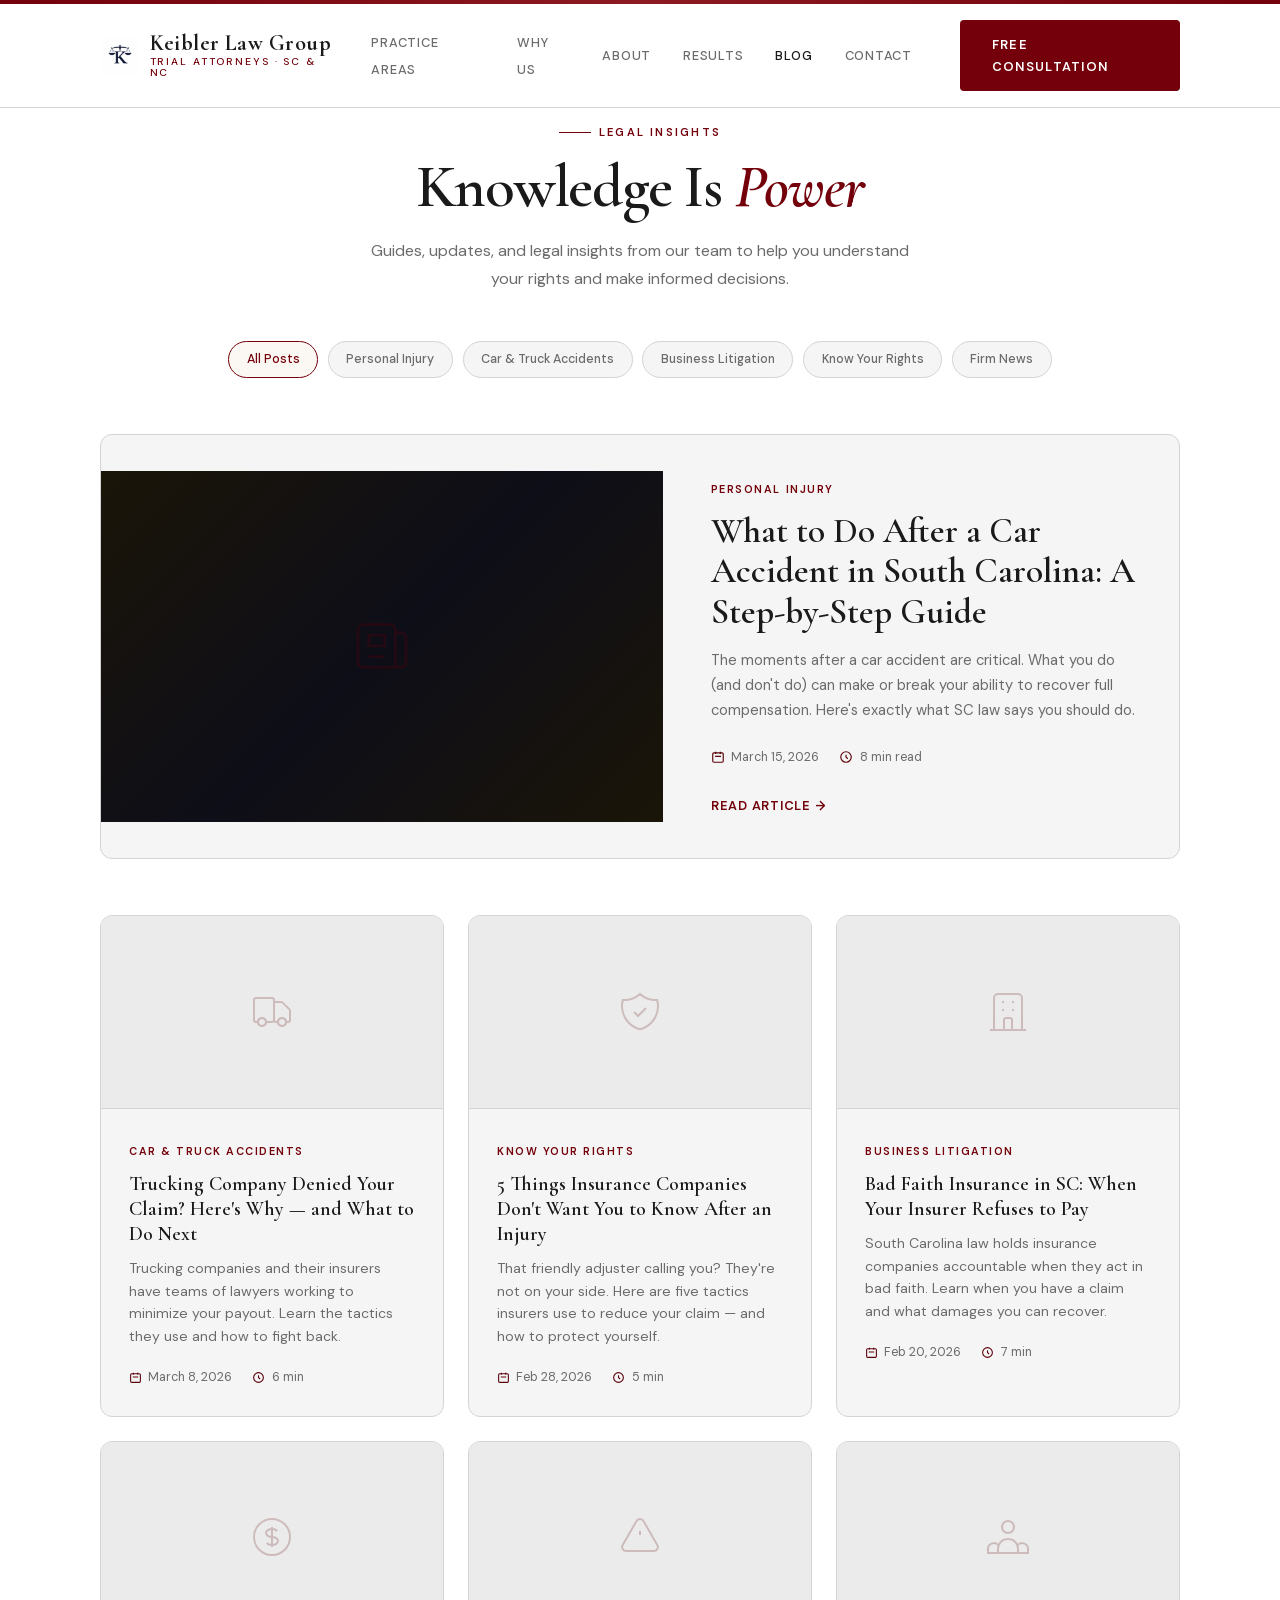
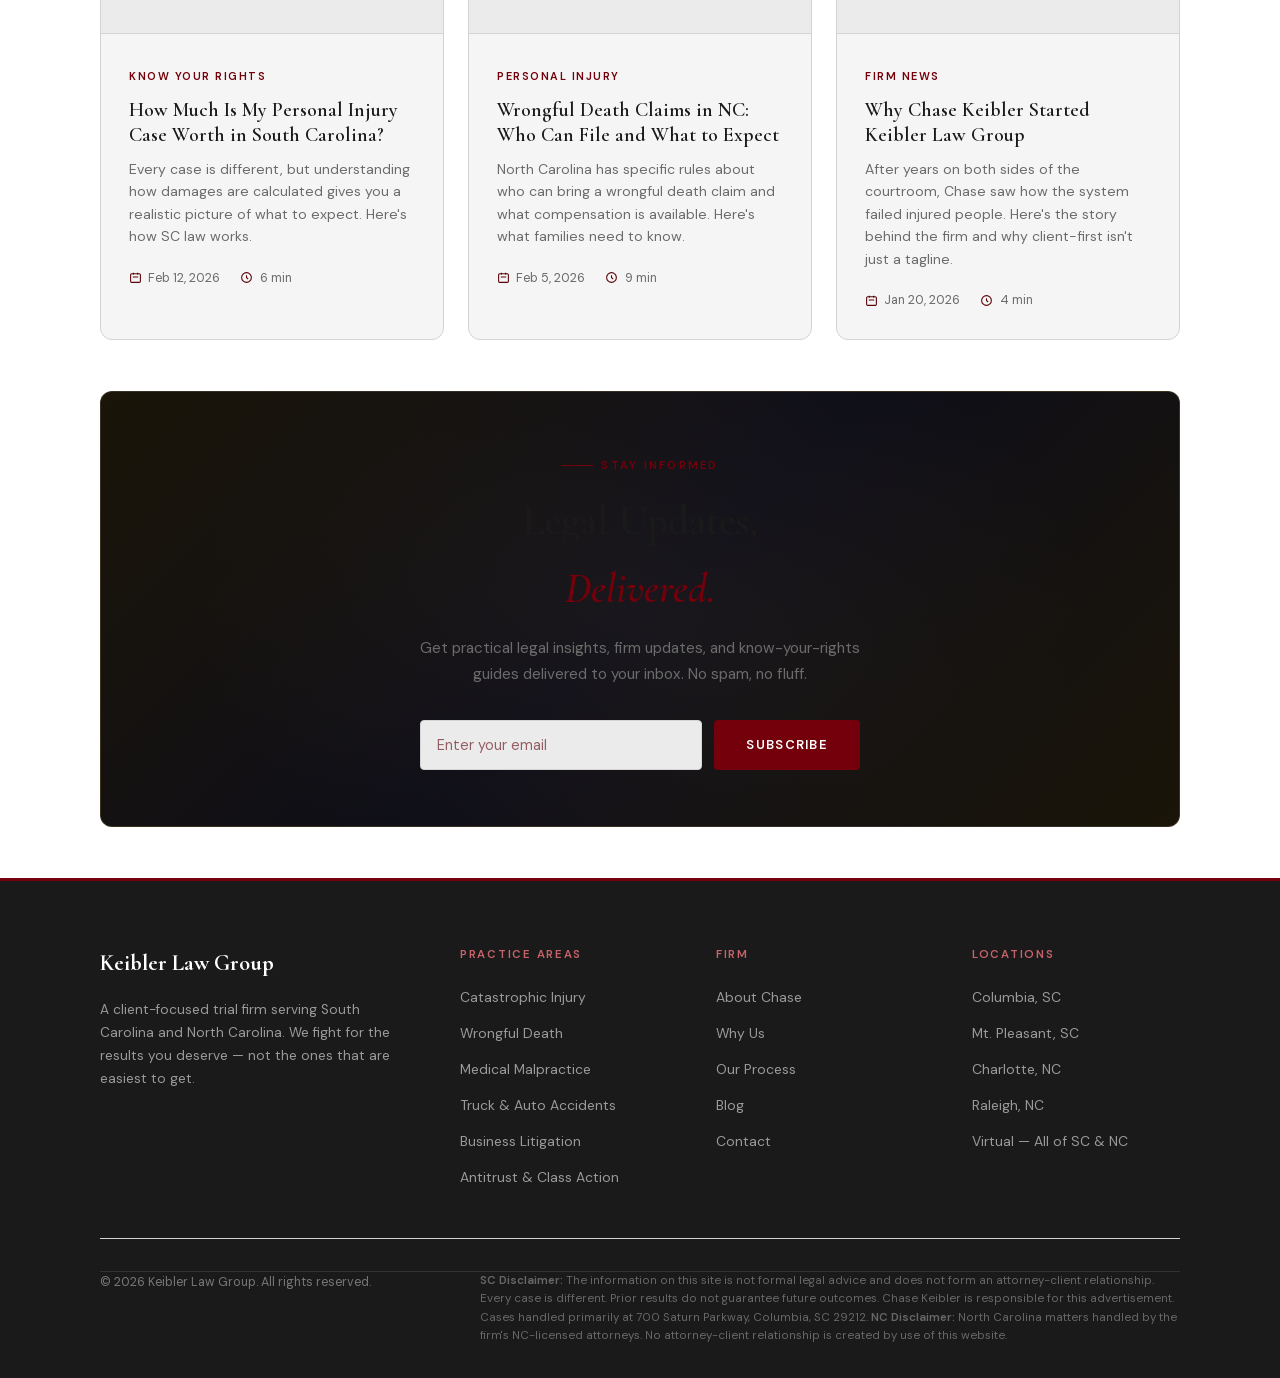
<file: blog.html>
<!DOCTYPE html>
<html lang="en">
<head>
  <meta charset="UTF-8" />
  <meta name="viewport" content="width=device-width, initial-scale=1.0" />
  <title>Legal Insights & Resources | Keibler Law Group</title>
  <meta name="description" content="Legal insights, guides, and resources from Keibler Law Group. Learn about personal injury claims, business litigation, and protecting your rights in SC & NC." />

  <!-- Favicon -->
  <link rel="icon" type="image/svg+xml" href="/favicon.svg" />

  <!-- Canonical URL -->
  <link rel="canonical" href="https://keiblerlawgroup.com/blog.html" />

  <!-- Open Graph -->
  <meta property="og:type" content="website" />
  <meta property="og:title" content="Legal Insights & Resources | Keibler Law Group" />
  <meta property="og:description" content="Legal insights, guides, and resources from Keibler Law Group. Personal injury, business litigation, and your rights in SC & NC." />
  <meta property="og:url" content="https://keiblerlawgroup.com/blog.html" />
  <meta property="og:image" content="https://keiblerlawgroup.com/images/og-image.svg" />
  <meta property="og:image:width" content="1200" />
  <meta property="og:image:height" content="630" />
  <meta property="og:site_name" content="Keibler Law Group" />

  <!-- Fonts -->
  <link rel="preload" href="fonts/cormorant-garamond-normal.woff2" as="font" type="font/woff2" crossorigin />
  <link rel="preload" href="fonts/dm-sans.woff2" as="font" type="font/woff2" crossorigin />

  <!-- Stylesheet -->
  <link rel="stylesheet" href="css/styles.css" />

  <style>
    /* ============================================================
       BLOG-SPECIFIC STYLES
       ============================================================ */
    .blog-hero {
      padding: calc(var(--section-pad) + 4rem) 0 3rem;
      text-align: center;
    }
    .blog-hero .section-title { margin-bottom: 1rem; }
    .blog-hero p {
      color: var(--clr-muted);
      font-size: 1rem;
      max-width: 560px;
      margin: 0 auto;
      line-height: 1.75;
    }

    /* Filter tags */
    .blog-filters {
      display: flex;
      justify-content: center;
      flex-wrap: wrap;
      gap: 0.6rem;
      margin-bottom: 3.5rem;
    }
    .filter-tag {
      background: var(--clr-surface);
      border: 1px solid var(--clr-border);
      color: var(--clr-muted);
      padding: 0.45rem 1.1rem;
      border-radius: 2rem;
      font-size: 0.78rem;
      font-weight: 500;
      cursor: pointer;
      transition: all var(--dur) var(--ease);
    }
    .filter-tag:hover,
    .filter-tag.active {
      border-color: var(--clr-gold);
      color: var(--clr-gold);
      background: rgba(200,169,110,0.08);
    }

    /* Featured post */
    .featured-post {
      display: grid;
      grid-template-columns: 1.2fr 1fr;
      gap: 3rem;
      align-items: center;
      background: var(--clr-surface);
      border: 1px solid var(--clr-border);
      border-radius: var(--radius-lg);
      overflow: hidden;
      margin-bottom: 3.5rem;
      transition: border-color var(--dur);
    }
    .featured-post:hover { border-color: var(--clr-gold-dim); }
    .featured-img {
      aspect-ratio: 16/10;
      background: linear-gradient(135deg, #1A1508 0%, #0E0E18 50%, #1A1508 100%);
      display: flex;
      align-items: center;
      justify-content: center;
      position: relative;
      overflow: hidden;
    }
    .featured-img-icon {
      color: var(--clr-gold-dim);
      opacity: 0.3;
    }
    .featured-body {
      padding: 2.5rem 2.5rem 2.5rem 0;
    }
    .post-category {
      display: inline-block;
      font-size: 0.68rem;
      font-weight: 600;
      letter-spacing: 0.14em;
      text-transform: uppercase;
      color: var(--clr-gold);
      margin-bottom: 0.75rem;
    }
    .featured-body h2 {
      font-family: var(--font-display);
      font-size: clamp(1.6rem, 3vw, 2.2rem);
      font-weight: 600;
      line-height: 1.15;
      margin-bottom: 1rem;
      color: var(--clr-white);
    }
    .featured-body p {
      color: var(--clr-muted);
      font-size: 0.92rem;
      line-height: 1.7;
      margin-bottom: 1.5rem;
    }
    .post-meta {
      display: flex;
      align-items: center;
      gap: 1.25rem;
      font-size: 0.78rem;
      color: var(--clr-muted);
    }
    .post-meta span {
      display: flex;
      align-items: center;
      gap: 0.4rem;
    }
    .post-meta svg { color: var(--clr-gold-dim); }
    .read-more {
      display: inline-flex;
      align-items: center;
      gap: 0.4rem;
      font-size: 0.8rem;
      font-weight: 600;
      letter-spacing: 0.06em;
      text-transform: uppercase;
      color: var(--clr-gold);
      transition: gap var(--dur) var(--ease);
    }
    .read-more:hover { gap: 0.7rem; }

    /* Post grid */
    .posts-grid {
      display: grid;
      grid-template-columns: repeat(3, 1fr);
      gap: 1.5rem;
      margin-bottom: var(--section-pad);
    }
    .post-card {
      background: var(--clr-surface);
      border: 1px solid var(--clr-border);
      border-radius: var(--radius-lg);
      overflow: hidden;
      transition: border-color var(--dur), transform var(--dur) var(--ease);
    }
    .post-card:hover {
      border-color: var(--clr-gold-dim);
      transform: translateY(-3px);
    }
    .post-card-img {
      aspect-ratio: 16/9;
      background: var(--clr-surface-2);
      display: flex;
      align-items: center;
      justify-content: center;
      border-bottom: 1px solid var(--clr-border);
      position: relative;
      overflow: hidden;
    }
    .post-card-img-icon {
      color: var(--clr-gold-dim);
      opacity: 0.2;
    }
    .post-card-body {
      padding: 1.75rem;
    }
    .post-card-body h3 {
      font-family: var(--font-display);
      font-size: 1.25rem;
      font-weight: 600;
      line-height: 1.25;
      margin-bottom: 0.6rem;
      color: var(--clr-white);
    }
    .post-card-body p {
      font-size: 0.88rem;
      color: var(--clr-muted);
      line-height: 1.6;
      margin-bottom: 1.25rem;
    }

    /* Newsletter CTA */
    .blog-newsletter {
      background: linear-gradient(135deg, #1A1508 0%, #0E0E18 50%, #1A1508 100%);
      border: 1px solid rgba(200,169,110,0.2);
      border-radius: var(--radius-lg);
      padding: 3.5rem;
      text-align: center;
      margin-bottom: var(--section-pad);
      position: relative;
      overflow: hidden;
    }
    .blog-newsletter::before {
      content: '';
      position: absolute;
      inset: 0;
      background: radial-gradient(ellipse 60% 100% at 50% 50%, rgba(200,169,110,0.06) 0%, transparent 70%);
    }
    .blog-newsletter > * { position: relative; }
    .blog-newsletter h2 {
      font-family: var(--font-display);
      font-size: clamp(1.8rem, 3.5vw, 2.6rem);
      font-weight: 600;
      margin-bottom: 0.75rem;
    }
    .blog-newsletter h2 em {
      font-style: italic;
      color: var(--clr-gold);
    }
    .blog-newsletter p {
      color: var(--clr-muted);
      font-size: 0.95rem;
      max-width: 480px;
      margin: 0 auto 2rem;
      line-height: 1.7;
    }
    .newsletter-form {
      display: flex;
      gap: 0.75rem;
      max-width: 440px;
      margin: 0 auto;
    }
    .newsletter-form input {
      flex: 1;
      background: var(--clr-surface-2);
      border: 1px solid var(--clr-border);
      border-radius: var(--radius);
      padding: 0.8rem 1rem;
      color: var(--clr-white);
      font-family: var(--font-body);
      font-size: 0.9rem;
      outline: none;
      transition: border-color var(--dur);
    }
    .newsletter-form input::placeholder { color: var(--clr-gold-dim); opacity: 0.6; }
    .newsletter-form input:focus { border-color: var(--clr-gold); }

    @media (max-width: 860px) {
      .featured-post { grid-template-columns: 1fr; }
      .featured-body { padding: 2rem; }
      .posts-grid { grid-template-columns: repeat(2, 1fr); }
    }
    @media (max-width: 560px) {
      .posts-grid { grid-template-columns: 1fr; }
      .newsletter-form { flex-direction: column; }
    }
  </style>
</head>
<body>

  <!-- Skip to main content for accessibility -->
  <a href="#blog-content" class="skip-link">Skip to main content</a>

  <!-- ============================================================
       NAVIGATION
       ============================================================ -->
  <nav id="navbar" class="scrolled">
    <div class="container">
      <div class="nav-inner">
        <a href="index.html" class="nav-logo">
          <img src="images/logo-k.png" alt="Keibler Law Group" class="nav-logo-img" />
          <div class="nav-logo-text">
            <span class="firm-name">Keibler Law Group</span>
            <span class="firm-tagline">Trial Attorneys · SC &amp; NC</span>
          </div>
        </a>
        <ul class="nav-links">
          <li><a href="index.html#practice-areas">Practice Areas</a></li>
          <li><a href="index.html#why-us">Why Us</a></li>
          <li><a href="index.html#about">About</a></li>
          <li><a href="index.html#case-results">Results</a></li>
          <li><a href="blog.html" style="color:var(--clr-white)">Blog</a></li>
          <li><a href="index.html#contact">Contact</a></li>
        </ul>
        <a href="index.html#contact" class="btn btn-primary nav-cta">Free Consultation</a>
        <button class="hamburger" id="hamburgerBtn" aria-label="Toggle menu">
          <span></span><span></span><span></span>
        </button>
      </div>
    </div>
  </nav>

  <!-- Mobile Menu -->
  <div class="mobile-menu" id="mobileMenu" role="dialog" aria-label="Mobile navigation">
    <a href="index.html#practice-areas" class="mobile-nav-link">Practice Areas</a>
    <a href="index.html#why-us" class="mobile-nav-link">Why Us</a>
    <a href="index.html#about" class="mobile-nav-link">About</a>
    <a href="blog.html" class="mobile-nav-link">Blog</a>
    <a href="index.html#contact" class="mobile-nav-link">Contact</a>
    <a href="index.html#contact" class="btn btn-primary" style="margin-top:1rem">Free Consultation</a>
  </div>

  <!-- ============================================================
       BLOG HERO
       ============================================================ -->
  <section class="blog-hero" id="blog-content">
    <div class="container">
      <span class="label" style="justify-content:center;display:inline-flex">Legal Insights</span>
      <h1 class="section-title" style="margin-top:0.75rem">
        Knowledge Is <em>Power</em>
      </h1>
      <p>
        Guides, updates, and legal insights from our team to help you understand your rights and make informed decisions.
      </p>
    </div>
  </section>

  <!-- ============================================================
       FILTERS
       ============================================================ -->
  <section>
    <div class="container">
      <div class="blog-filters">
        <button class="filter-tag active">All Posts</button>
        <button class="filter-tag">Personal Injury</button>
        <button class="filter-tag">Car &amp; Truck Accidents</button>
        <button class="filter-tag">Business Litigation</button>
        <button class="filter-tag">Know Your Rights</button>
        <button class="filter-tag">Firm News</button>
      </div>

      <!-- ============================================================
           FEATURED POST
           ============================================================ -->
      <a href="blog/car-accident-south-carolina.html" class="featured-post" data-category="Personal Injury" style="text-decoration:none;color:inherit">
        <div class="featured-img">
          <svg class="featured-img-icon" width="64" height="64" fill="none" viewBox="0 0 24 24" stroke="currentColor" stroke-width="1"><path d="M19 20H5a2 2 0 01-2-2V6a2 2 0 012-2h10a2 2 0 012 2v1m2 13a2 2 0 01-2-2V7m2 13a2 2 0 002-2V9a2 2 0 00-2-2h-2m-4-3H9M7 16h6M7 8h6v4H7V8z"/></svg>
        </div>
        <div class="featured-body">
          <span class="post-category">Personal Injury</span>
          <h2>What to Do After a Car Accident in South Carolina: A Step-by-Step Guide</h2>
          <p>The moments after a car accident are critical. What you do (and don't do) can make or break your ability to recover full compensation. Here's exactly what SC law says you should do.</p>
          <div class="post-meta">
            <span>
              <svg width="14" height="14" fill="none" viewBox="0 0 24 24" stroke="currentColor" stroke-width="2"><path d="M8 7V3m8 4V3m-9 8h10M5 21h14a2 2 0 002-2V7a2 2 0 00-2-2H5a2 2 0 00-2 2v12a2 2 0 002 2z"/></svg>
              March 15, 2026
            </span>
            <span>
              <svg width="14" height="14" fill="none" viewBox="0 0 24 24" stroke="currentColor" stroke-width="2"><path d="M12 8v4l3 3m6-3a9 9 0 11-18 0 9 9 0 0118 0z"/></svg>
              8 min read
            </span>
          </div>
          <div style="margin-top:1.5rem">
            <span class="read-more">Read Article &rarr;</span>
          </div>
        </div>
      </a>

      <!-- ============================================================
           POST GRID
           ============================================================ -->
      <div class="posts-grid">

        <a href="index.html#contact" class="post-card" data-category="Car &amp; Truck Accidents" style="text-decoration:none;color:inherit">
          <div class="post-card-img">
            <svg class="post-card-img-icon" width="48" height="48" fill="none" viewBox="0 0 24 24" stroke="currentColor" stroke-width="1"><path d="M9 17a2 2 0 11-4 0 2 2 0 014 0zM19 17a2 2 0 11-4 0 2 2 0 014 0z"/><path d="M13 16V6a1 1 0 00-1-1H4a1 1 0 00-1 1v10a1 1 0 001 1h1m8-1a1 1 0 01-1 1H9m4-1V8a1 1 0 011-1h2.586a1 1 0 01.707.293l3.414 3.414a1 1 0 01.293.707V16a1 1 0 01-1 1h-1m-6-1a1 1 0 001 1h1M5 17a2 2 0 104 0m-4 0a2 2 0 114 0m6 0a2 2 0 104 0m-4 0a2 2 0 114 0"/></svg>
          </div>
          <div class="post-card-body">
            <span class="post-category">Car &amp; Truck Accidents</span>
            <h3>Trucking Company Denied Your Claim? Here's Why — and What to Do Next</h3>
            <p>Trucking companies and their insurers have teams of lawyers working to minimize your payout. Learn the tactics they use and how to fight back.</p>
            <div class="post-meta">
              <span>
                <svg width="13" height="13" fill="none" viewBox="0 0 24 24" stroke="currentColor" stroke-width="2"><path d="M8 7V3m8 4V3m-9 8h10M5 21h14a2 2 0 002-2V7a2 2 0 00-2-2H5a2 2 0 00-2 2v12a2 2 0 002 2z"/></svg>
                March 8, 2026
              </span>
              <span>
                <svg width="13" height="13" fill="none" viewBox="0 0 24 24" stroke="currentColor" stroke-width="2"><path d="M12 8v4l3 3m6-3a9 9 0 11-18 0 9 9 0 0118 0z"/></svg>
                6 min
              </span>
            </div>
          </div>
        </a>

        <a href="blog/insurance-company-secrets.html" class="post-card" data-category="Know Your Rights" style="text-decoration:none;color:inherit">
          <div class="post-card-img">
            <svg class="post-card-img-icon" width="48" height="48" fill="none" viewBox="0 0 24 24" stroke="currentColor" stroke-width="1"><path d="M9 12l2 2 4-4m5.618-4.016A11.955 11.955 0 0112 2.944a11.955 11.955 0 01-8.618 3.04A12.02 12.02 0 003 9c0 5.591 3.824 10.29 9 11.622 5.176-1.332 9-6.03 9-11.622 0-1.042-.133-2.052-.382-3.016z"/></svg>
          </div>
          <div class="post-card-body">
            <span class="post-category">Know Your Rights</span>
            <h3>5 Things Insurance Companies Don't Want You to Know After an Injury</h3>
            <p>That friendly adjuster calling you? They're not on your side. Here are five tactics insurers use to reduce your claim — and how to protect yourself.</p>
            <div class="post-meta">
              <span>
                <svg width="13" height="13" fill="none" viewBox="0 0 24 24" stroke="currentColor" stroke-width="2"><path d="M8 7V3m8 4V3m-9 8h10M5 21h14a2 2 0 002-2V7a2 2 0 00-2-2H5a2 2 0 00-2 2v12a2 2 0 002 2z"/></svg>
                Feb 28, 2026
              </span>
              <span>
                <svg width="13" height="13" fill="none" viewBox="0 0 24 24" stroke="currentColor" stroke-width="2"><path d="M12 8v4l3 3m6-3a9 9 0 11-18 0 9 9 0 0118 0z"/></svg>
                5 min
              </span>
            </div>
          </div>
        </a>

        <a href="index.html#contact" class="post-card" data-category="Business Litigation" style="text-decoration:none;color:inherit">
          <div class="post-card-img">
            <svg class="post-card-img-icon" width="48" height="48" fill="none" viewBox="0 0 24 24" stroke="currentColor" stroke-width="1"><path d="M19 21V5a2 2 0 00-2-2H7a2 2 0 00-2 2v16m14 0h2m-2 0h-5m-9 0H3m2 0h5M9 7h1m-1 4h1m4-4h1m-1 4h1m-5 10v-5a1 1 0 011-1h2a1 1 0 011 1v5m-4 0h4"/></svg>
          </div>
          <div class="post-card-body">
            <span class="post-category">Business Litigation</span>
            <h3>Bad Faith Insurance in SC: When Your Insurer Refuses to Pay</h3>
            <p>South Carolina law holds insurance companies accountable when they act in bad faith. Learn when you have a claim and what damages you can recover.</p>
            <div class="post-meta">
              <span>
                <svg width="13" height="13" fill="none" viewBox="0 0 24 24" stroke="currentColor" stroke-width="2"><path d="M8 7V3m8 4V3m-9 8h10M5 21h14a2 2 0 002-2V7a2 2 0 00-2-2H5a2 2 0 00-2 2v12a2 2 0 002 2z"/></svg>
                Feb 20, 2026
              </span>
              <span>
                <svg width="13" height="13" fill="none" viewBox="0 0 24 24" stroke="currentColor" stroke-width="2"><path d="M12 8v4l3 3m6-3a9 9 0 11-18 0 9 9 0 0118 0z"/></svg>
                7 min
              </span>
            </div>
          </div>
        </a>

        <a href="index.html#contact" class="post-card" data-category="Know Your Rights" style="text-decoration:none;color:inherit">
          <div class="post-card-img">
            <svg class="post-card-img-icon" width="48" height="48" fill="none" viewBox="0 0 24 24" stroke="currentColor" stroke-width="1"><path d="M12 8c-1.657 0-3 .895-3 2s1.343 2 3 2 3 .895 3 2-1.343 2-3 2m0-8c1.11 0 2.08.402 2.599 1M12 8V7m0 1v8m0 0v1m0-1c-1.11 0-2.08-.402-2.599-1M21 12a9 9 0 11-18 0 9 9 0 0118 0z"/></svg>
          </div>
          <div class="post-card-body">
            <span class="post-category">Know Your Rights</span>
            <h3>How Much Is My Personal Injury Case Worth in South Carolina?</h3>
            <p>Every case is different, but understanding how damages are calculated gives you a realistic picture of what to expect. Here's how SC law works.</p>
            <div class="post-meta">
              <span>
                <svg width="13" height="13" fill="none" viewBox="0 0 24 24" stroke="currentColor" stroke-width="2"><path d="M8 7V3m8 4V3m-9 8h10M5 21h14a2 2 0 002-2V7a2 2 0 00-2-2H5a2 2 0 00-2 2v12a2 2 0 002 2z"/></svg>
                Feb 12, 2026
              </span>
              <span>
                <svg width="13" height="13" fill="none" viewBox="0 0 24 24" stroke="currentColor" stroke-width="2"><path d="M12 8v4l3 3m6-3a9 9 0 11-18 0 9 9 0 0118 0z"/></svg>
                6 min
              </span>
            </div>
          </div>
        </a>

        <a href="index.html#contact" class="post-card" data-category="Personal Injury" style="text-decoration:none;color:inherit">
          <div class="post-card-img">
            <svg class="post-card-img-icon" width="48" height="48" fill="none" viewBox="0 0 24 24" stroke="currentColor" stroke-width="1"><path d="M12 9v2m0 4h.01m-6.938 4h13.856c1.54 0 2.502-1.667 1.732-3L13.732 4c-.77-1.333-2.694-1.333-3.464 0L3.34 16c-.77 1.333.192 3 1.732 3z"/></svg>
          </div>
          <div class="post-card-body">
            <span class="post-category">Personal Injury</span>
            <h3>Wrongful Death Claims in NC: Who Can File and What to Expect</h3>
            <p>North Carolina has specific rules about who can bring a wrongful death claim and what compensation is available. Here's what families need to know.</p>
            <div class="post-meta">
              <span>
                <svg width="13" height="13" fill="none" viewBox="0 0 24 24" stroke="currentColor" stroke-width="2"><path d="M8 7V3m8 4V3m-9 8h10M5 21h14a2 2 0 002-2V7a2 2 0 00-2-2H5a2 2 0 00-2 2v12a2 2 0 002 2z"/></svg>
                Feb 5, 2026
              </span>
              <span>
                <svg width="13" height="13" fill="none" viewBox="0 0 24 24" stroke="currentColor" stroke-width="2"><path d="M12 8v4l3 3m6-3a9 9 0 11-18 0 9 9 0 0118 0z"/></svg>
                9 min
              </span>
            </div>
          </div>
        </a>

        <a href="blog/why-chase-started-keibler-law.html" class="post-card" data-category="Firm News" style="text-decoration:none;color:inherit">
          <div class="post-card-img">
            <svg class="post-card-img-icon" width="48" height="48" fill="none" viewBox="0 0 24 24" stroke="currentColor" stroke-width="1"><path d="M17 20h5v-2a3 3 0 00-5.356-1.857M17 20H7m10 0v-2c0-.656-.126-1.283-.356-1.857M7 20H2v-2a3 3 0 015.356-1.857M7 20v-2c0-.656.126-1.283.356-1.857m0 0a5.002 5.002 0 019.288 0M15 7a3 3 0 11-6 0 3 3 0 016 0z"/></svg>
          </div>
          <div class="post-card-body">
            <span class="post-category">Firm News</span>
            <h3>Why Chase Keibler Started Keibler Law Group</h3>
            <p>After years on both sides of the courtroom, Chase saw how the system failed injured people. Here's the story behind the firm and why client-first isn't just a tagline.</p>
            <div class="post-meta">
              <span>
                <svg width="13" height="13" fill="none" viewBox="0 0 24 24" stroke="currentColor" stroke-width="2"><path d="M8 7V3m8 4V3m-9 8h10M5 21h14a2 2 0 002-2V7a2 2 0 00-2-2H5a2 2 0 00-2 2v12a2 2 0 002 2z"/></svg>
                Jan 20, 2026
              </span>
              <span>
                <svg width="13" height="13" fill="none" viewBox="0 0 24 24" stroke="currentColor" stroke-width="2"><path d="M12 8v4l3 3m6-3a9 9 0 11-18 0 9 9 0 0118 0z"/></svg>
                4 min
              </span>
            </div>
          </div>
        </a>

      </div>

      <!-- ============================================================
           NEWSLETTER CTA
           ============================================================ -->
      <div class="blog-newsletter">
        <span class="label" style="justify-content:center;display:inline-flex">Stay Informed</span>
        <h2 style="margin-top:0.75rem">Legal Updates,<br/><em>Delivered.</em></h2>
        <p>Get practical legal insights, firm updates, and know-your-rights guides delivered to your inbox. No spam, no fluff.</p>
        <div class="newsletter-form" id="newsletterForm">
          <input type="email" id="newsletterEmail" placeholder="Enter your email" aria-label="Email address" required />
          <button class="btn btn-primary" id="newsletterBtn" onclick="handleNewsletterSubmit()">Subscribe</button>
        </div>
        <p id="newsletterSuccess" style="display:none;color:var(--clr-gold);font-size:0.95rem;margin-top:1rem;">Thank you for subscribing! You'll receive our next update.</p>
      </div>

    </div>
  </section>

  <!-- ============================================================
       FOOTER
       ============================================================ -->
  <footer>
    <div class="container">
      <div class="footer-top">
        <div class="footer-brand">
          <div class="firm-name">Keibler Law Group</div>
          <p>A client-focused trial firm serving South Carolina and North Carolina. We fight for the results you deserve — not the ones that are easiest to get.</p>
        </div>
        <div class="footer-col">
          <h5>Practice Areas</h5>
          <ul>
            <li><a href="index.html#practice-areas">Catastrophic Injury</a></li>
            <li><a href="index.html#practice-areas">Wrongful Death</a></li>
            <li><a href="index.html#practice-areas">Medical Malpractice</a></li>
            <li><a href="index.html#practice-areas">Truck &amp; Auto Accidents</a></li>
            <li><a href="index.html#practice-areas">Business Litigation</a></li>
            <li><a href="index.html#practice-areas">Antitrust &amp; Class Action</a></li>
          </ul>
        </div>
        <div class="footer-col">
          <h5>Firm</h5>
          <ul>
            <li><a href="index.html#about">About Chase</a></li>
            <li><a href="index.html#why-us">Why Us</a></li>
            <li><a href="index.html#process">Our Process</a></li>
            <li><a href="blog.html">Blog</a></li>
            <li><a href="index.html#contact">Contact</a></li>
          </ul>
        </div>
        <div class="footer-col">
          <h5>Locations</h5>
          <ul>
            <li><a href="index.html#contact">Columbia, SC</a></li>
            <li><a href="index.html#contact">Mt. Pleasant, SC</a></li>
            <li><a href="index.html#contact">Charlotte, NC</a></li>
            <li><a href="index.html#contact">Raleigh, NC</a></li>
            <li><a href="index.html#contact">Virtual — All of SC &amp; NC</a></li>
          </ul>
        </div>
      </div>
      <div class="footer-bottom">
        <div class="footer-copy">
          &copy; <script>document.write(new Date().getFullYear())</script> Keibler Law Group. All rights reserved.
        </div>
        <div class="footer-disclaimer">
          <strong>SC Disclaimer:</strong> The information on this site is not formal legal advice and does not form an attorney-client relationship. Every case is different. Prior results do not guarantee future outcomes. Chase Keibler is responsible for this advertisement. Cases handled primarily at 700 Saturn Parkway, Columbia, SC 29212. <strong>NC Disclaimer:</strong> North Carolina matters handled by the firm's NC-licensed attorneys. No attorney-client relationship is created by use of this website.
        </div>
      </div>
    </div>
  </footer>

  <!-- Scripts -->
  <script>
    /* ── Hamburger / mobile menu ── */
    const hamburgerBtn = document.getElementById('hamburgerBtn');
    const mobileMenu = document.getElementById('mobileMenu');
    hamburgerBtn.addEventListener('click', () => {
      hamburgerBtn.classList.toggle('open');
      mobileMenu.classList.toggle('open');
      document.body.style.overflow = mobileMenu.classList.contains('open') ? 'hidden' : '';
    });
    document.querySelectorAll('.mobile-nav-link').forEach(link => {
      link.addEventListener('click', () => {
        hamburgerBtn.classList.remove('open');
        mobileMenu.classList.remove('open');
        document.body.style.overflow = '';
      });
    });

    /* ── Filter tags ── */
    const allFilterable = document.querySelectorAll('.featured-post, .post-card');
    document.querySelectorAll('.filter-tag').forEach(tag => {
      tag.addEventListener('click', () => {
        document.querySelectorAll('.filter-tag').forEach(t => t.classList.remove('active'));
        tag.classList.add('active');
        const filter = tag.textContent.trim();
        allFilterable.forEach(post => {
          if (filter === 'All Posts' || post.dataset.category === filter) {
            post.style.display = '';
            post.style.opacity = '1';
          } else {
            post.style.display = 'none';
            post.style.opacity = '0';
          }
        });
      });
    });

    /* ── Newsletter form ── */
    function handleNewsletterSubmit() {
      var email = document.getElementById('newsletterEmail');
      if (!email.value.trim() || !email.validity.valid) {
        email.setAttribute('aria-invalid', 'true');
        return;
      }
      email.removeAttribute('aria-invalid');
      // REPLACE: Wire up newsletter backend (Mailchimp, ConvertKit, etc.)
      document.getElementById('newsletterForm').style.display = 'none';
      document.getElementById('newsletterSuccess').style.display = '';
    }

  </script>

</body>
</html>
</file>
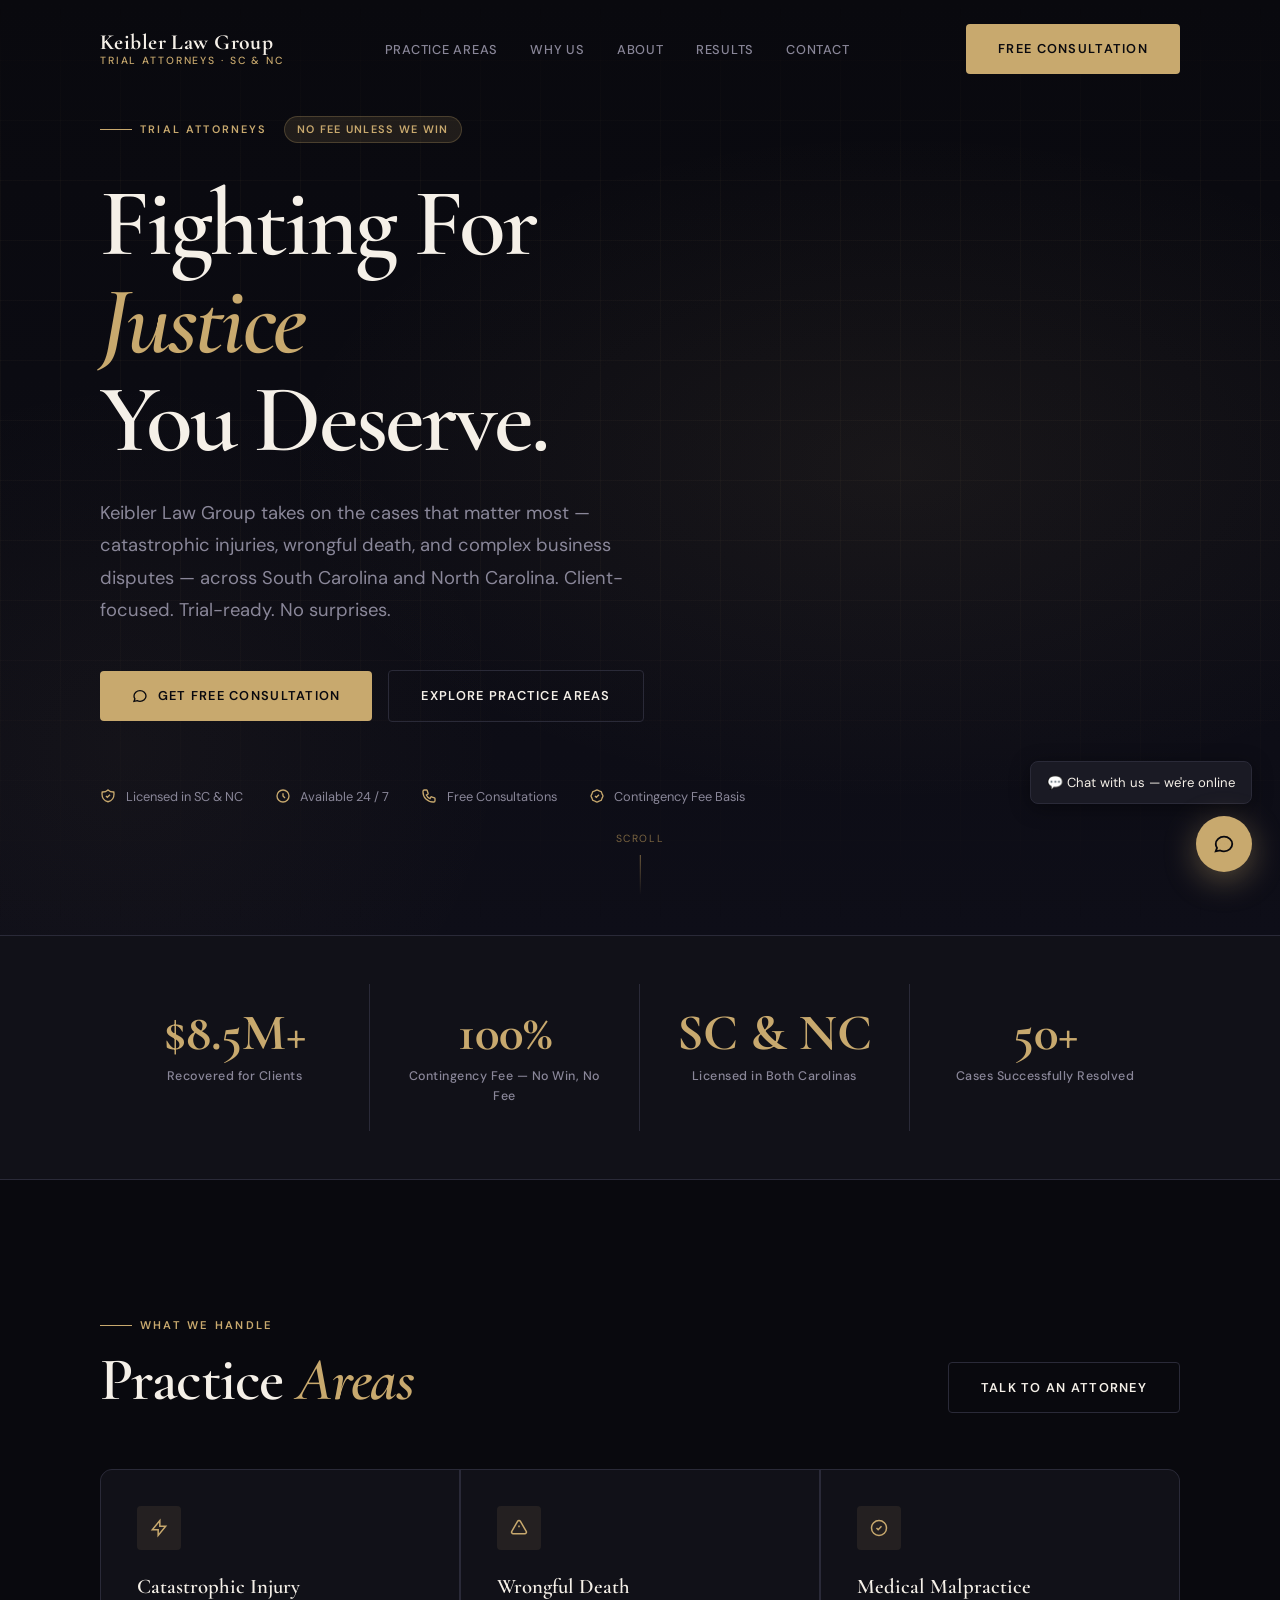
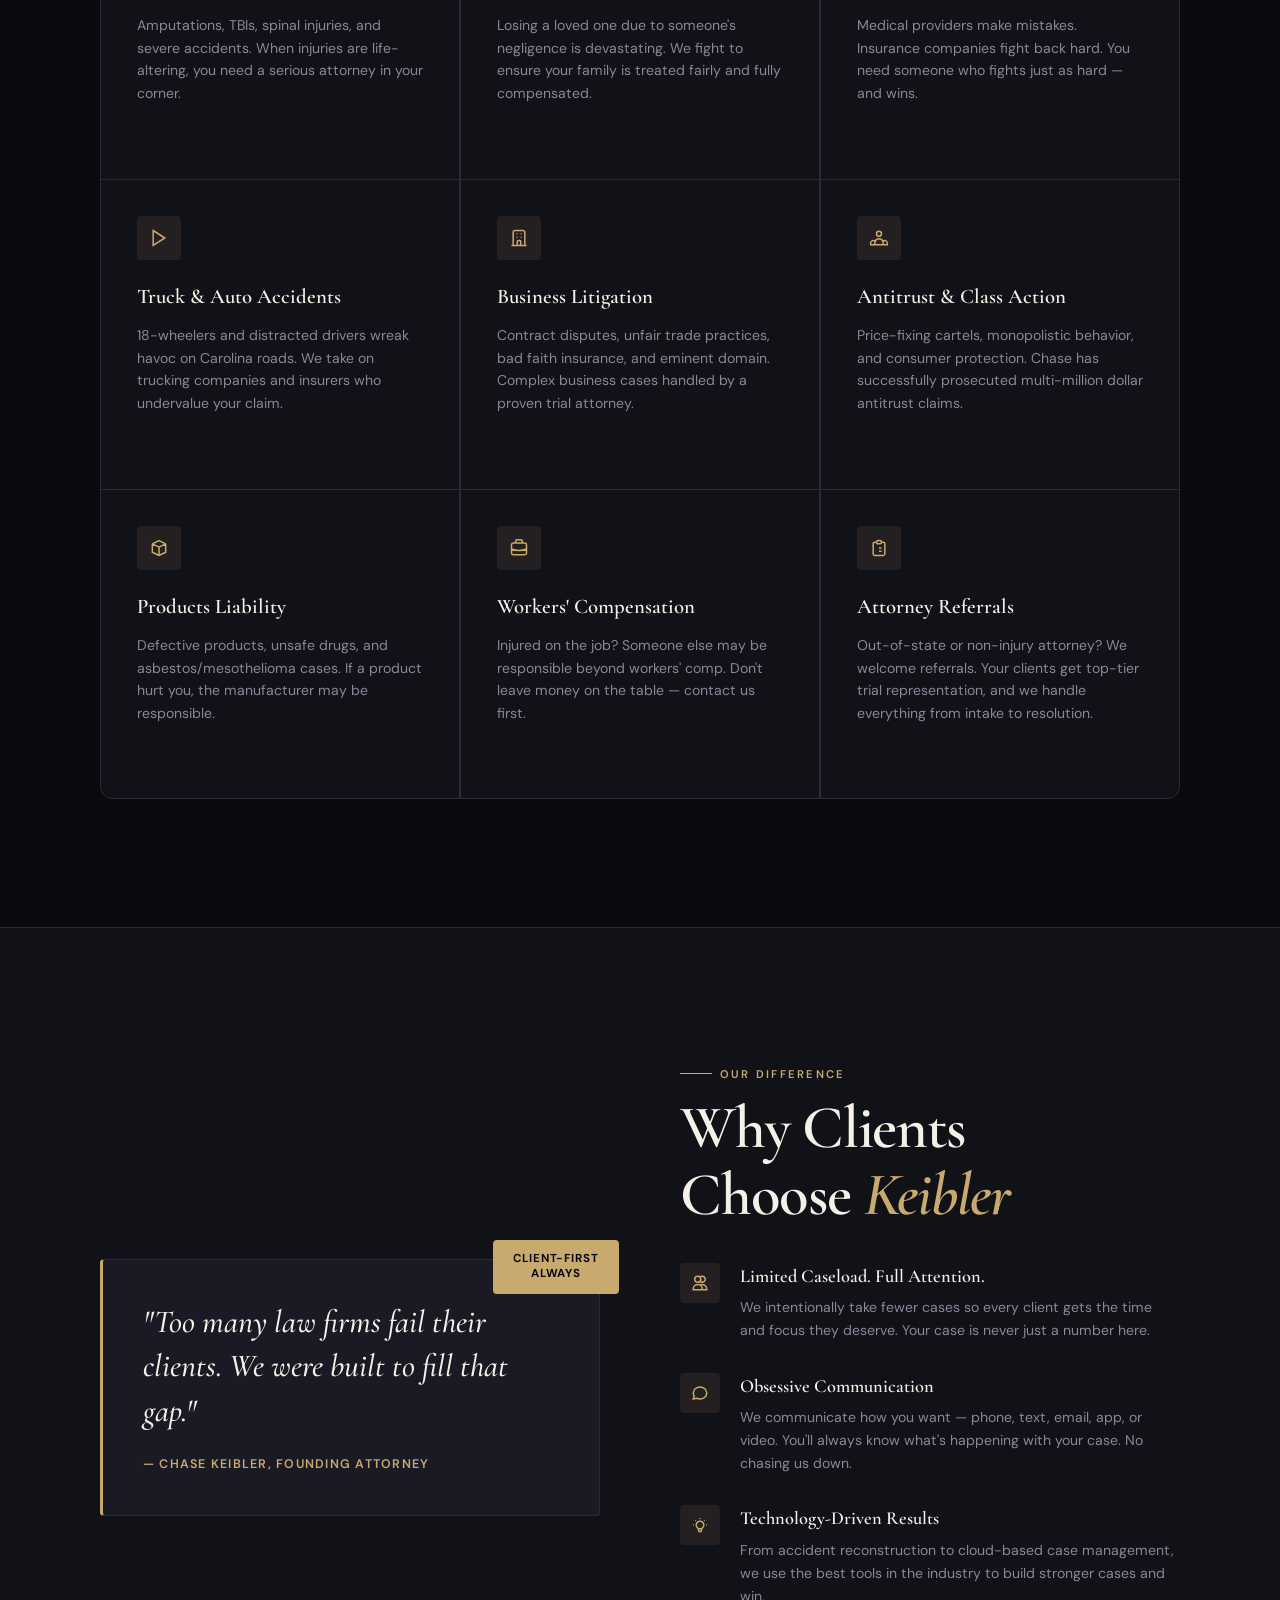
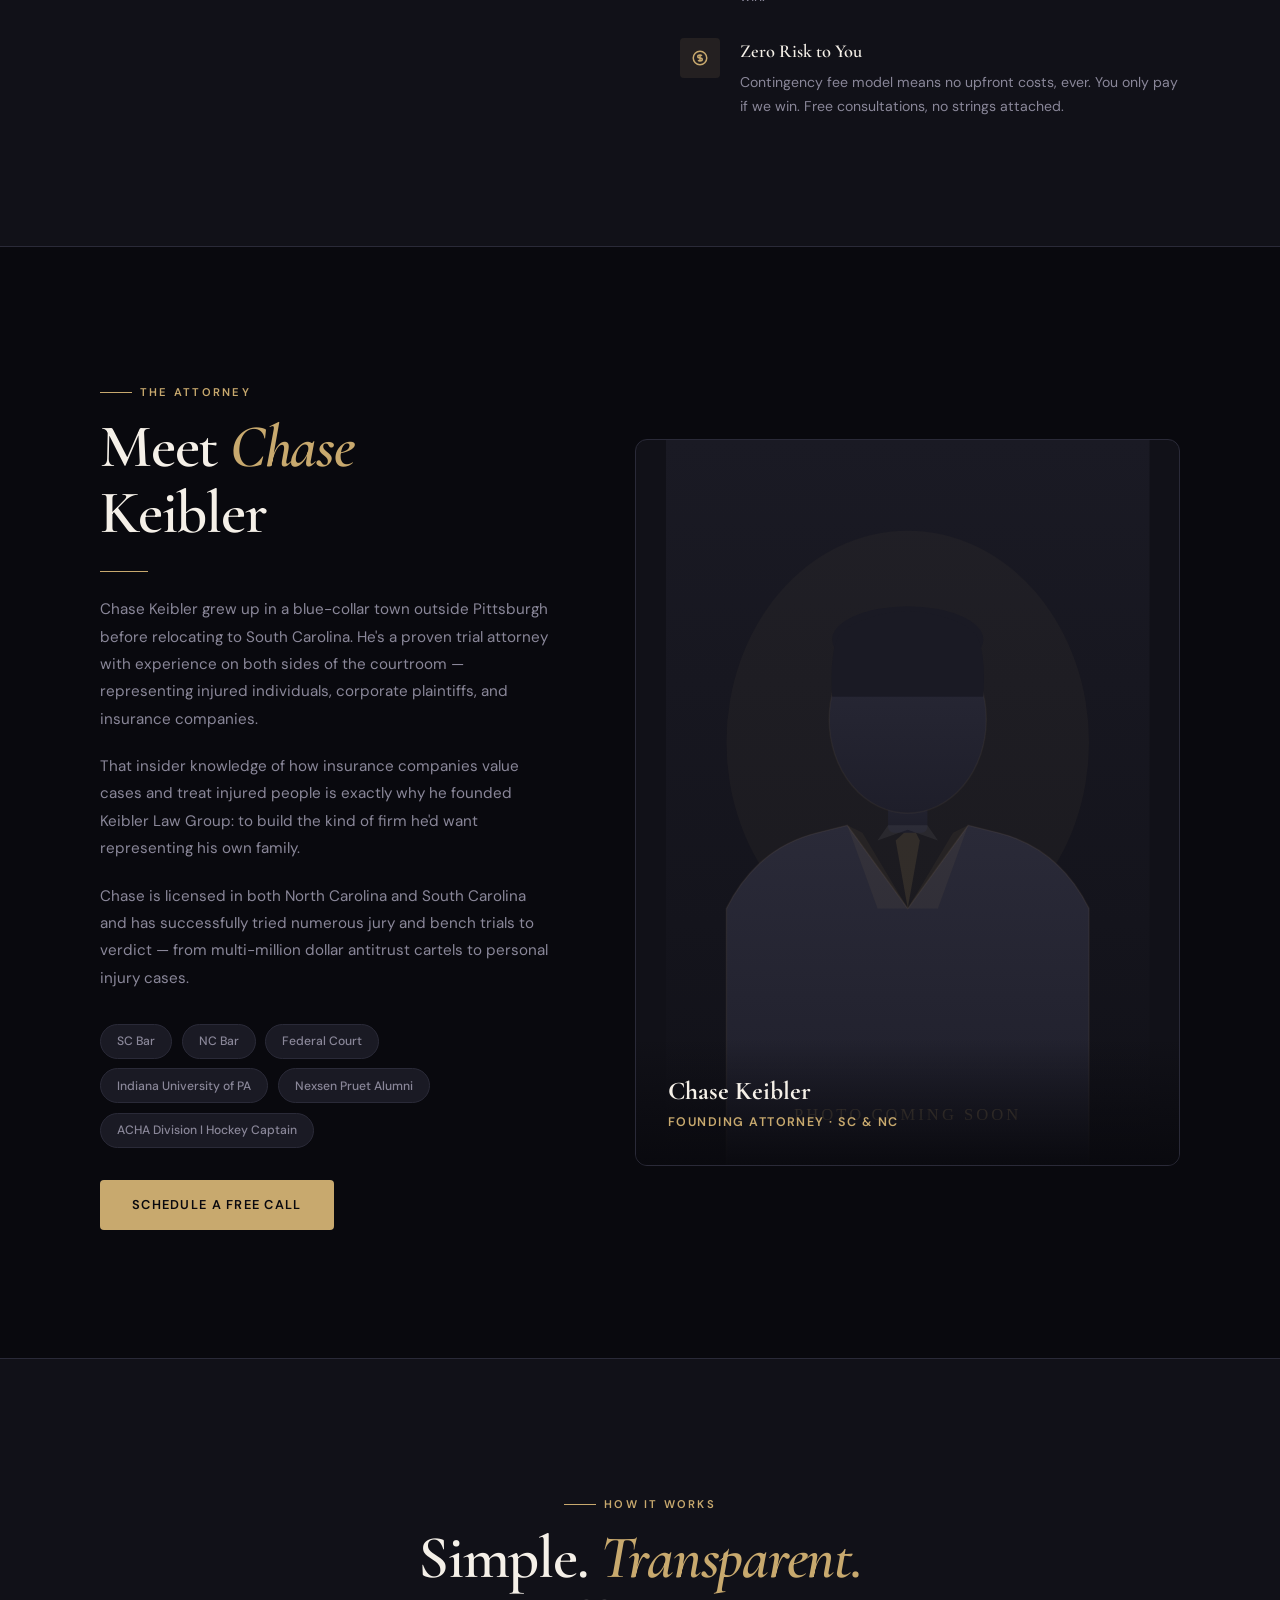
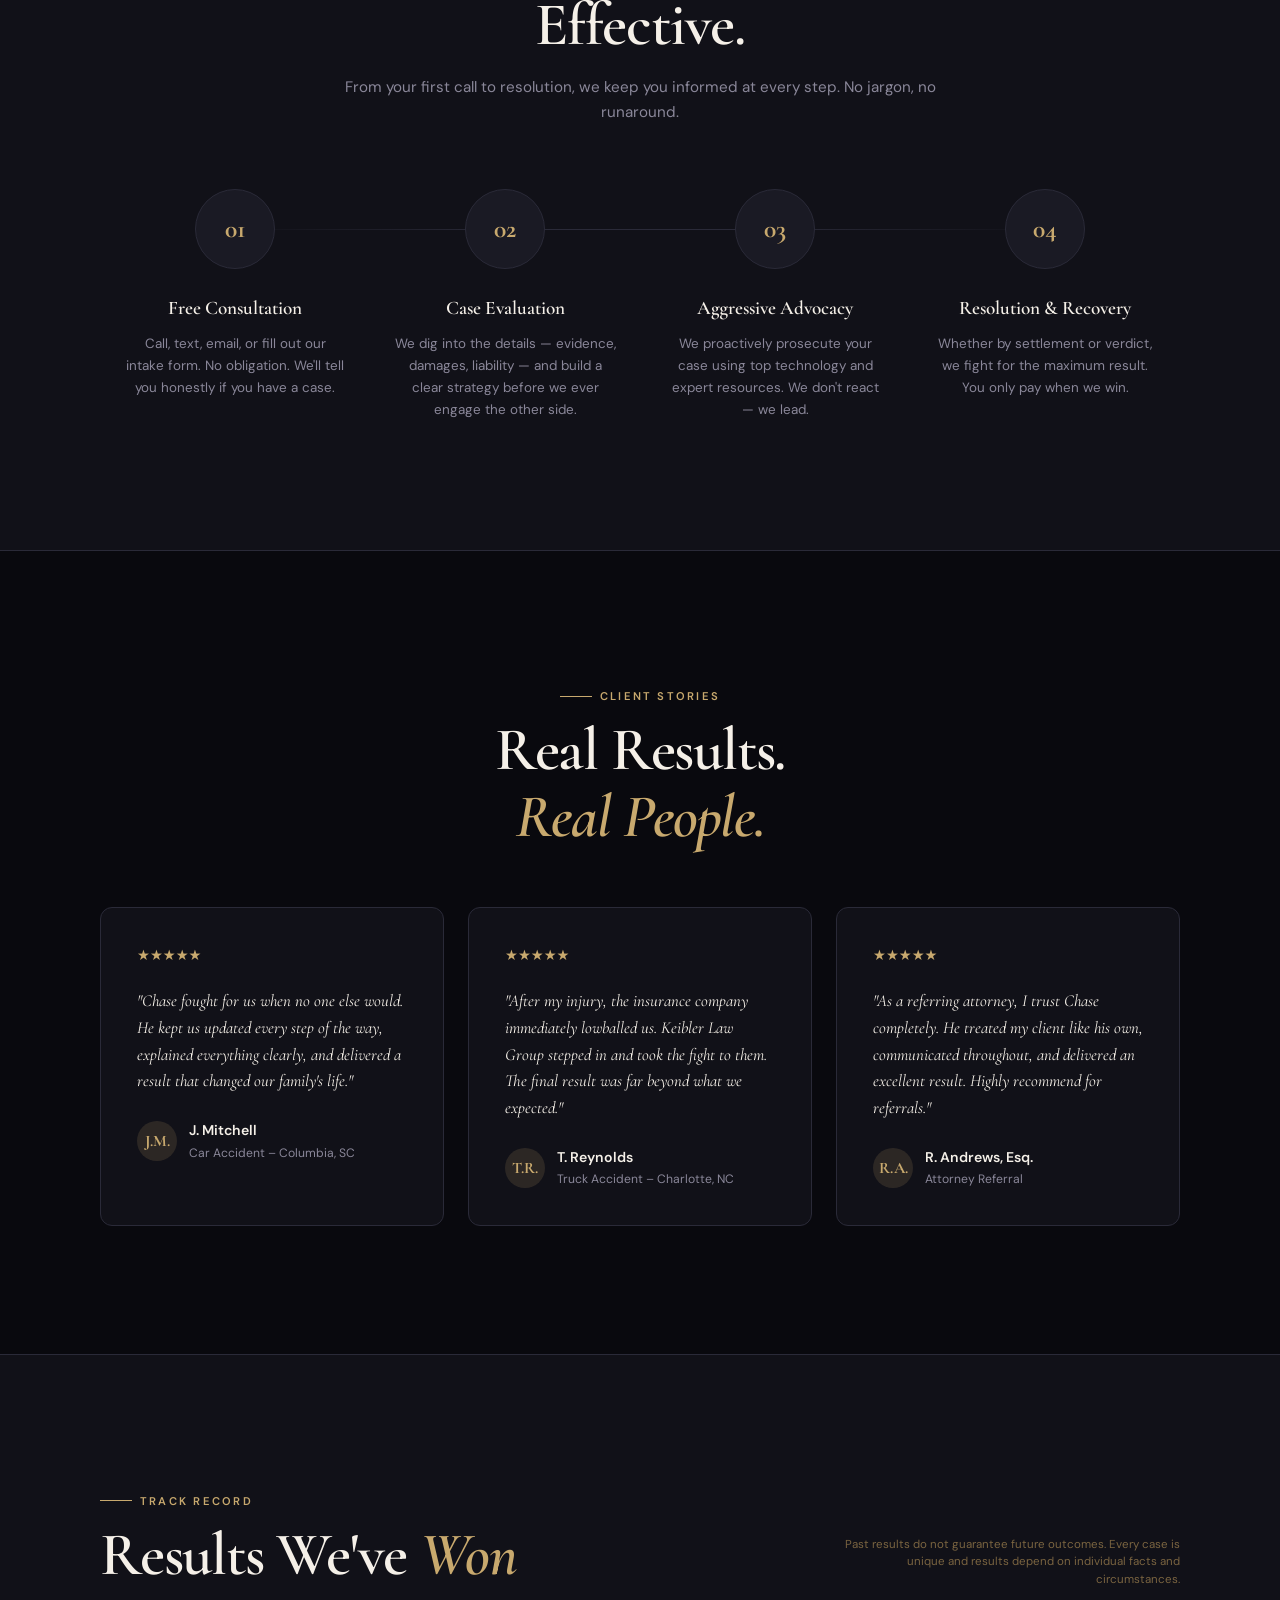
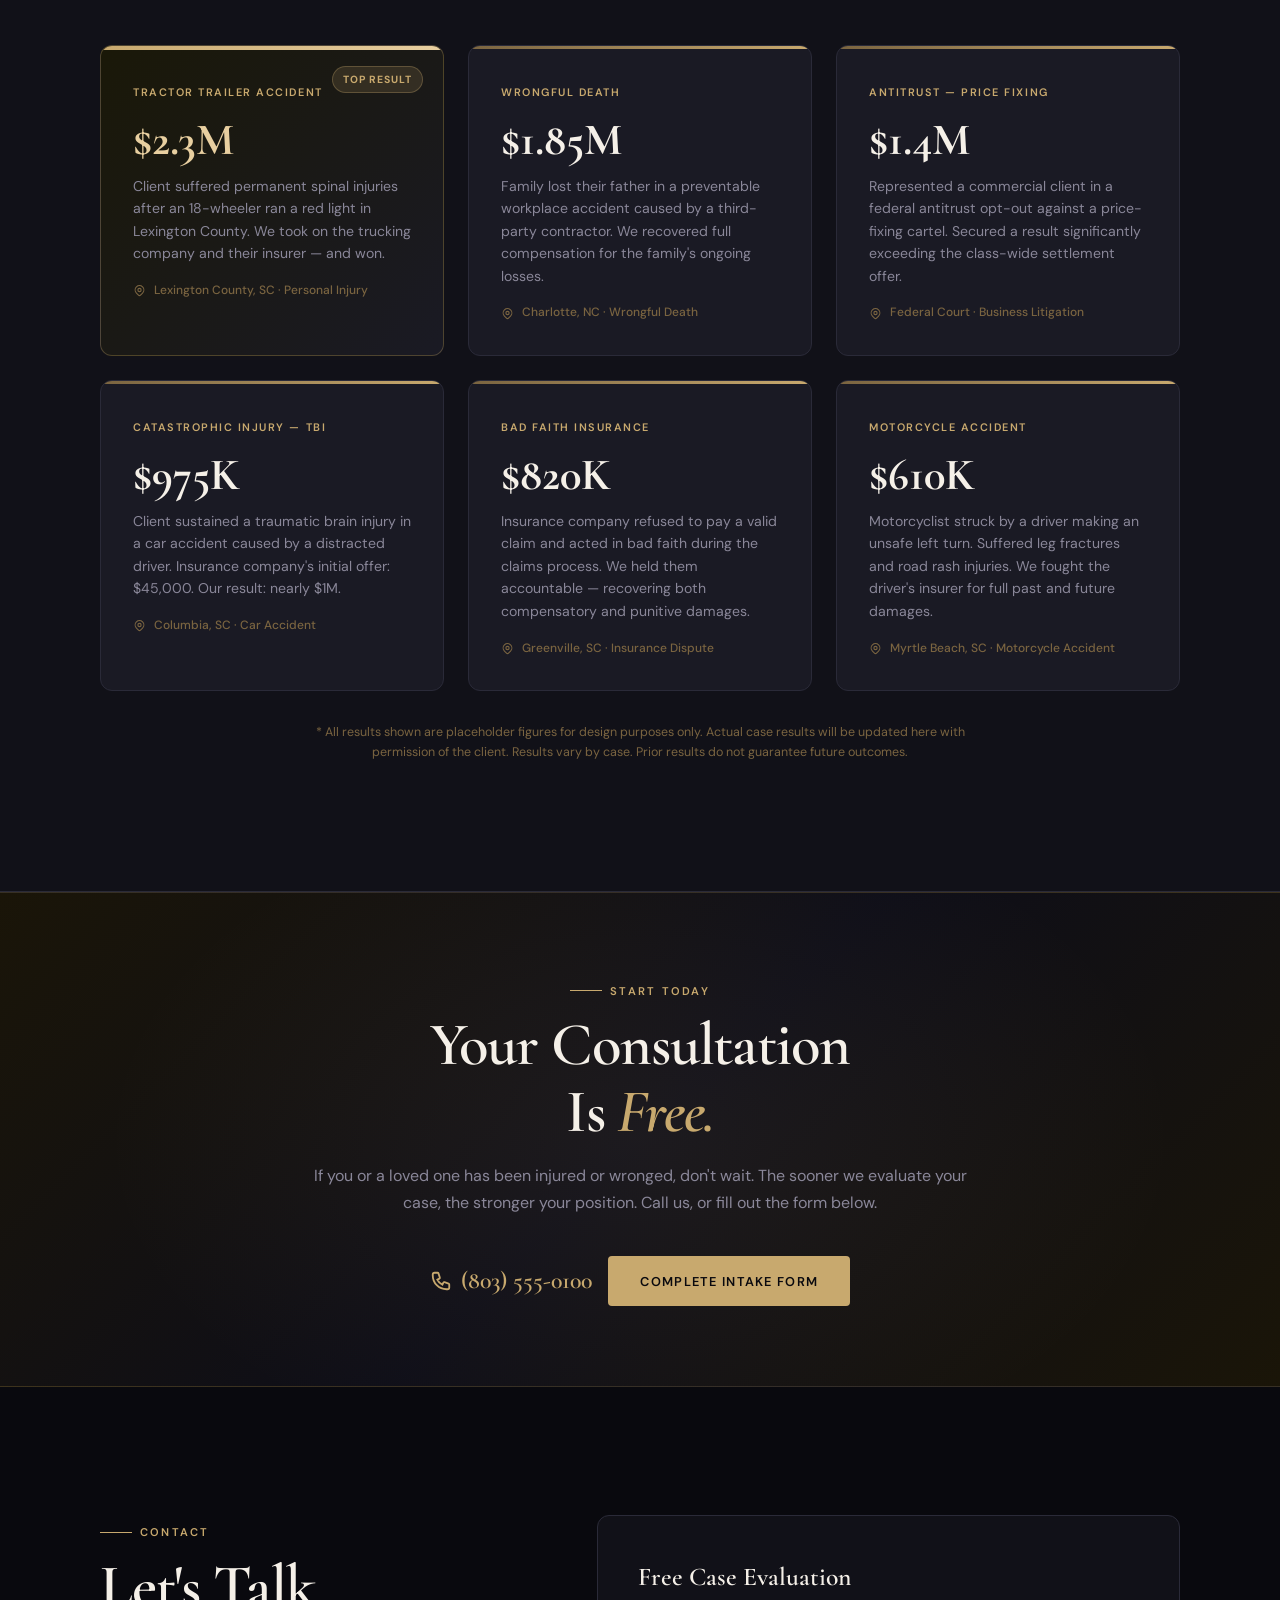
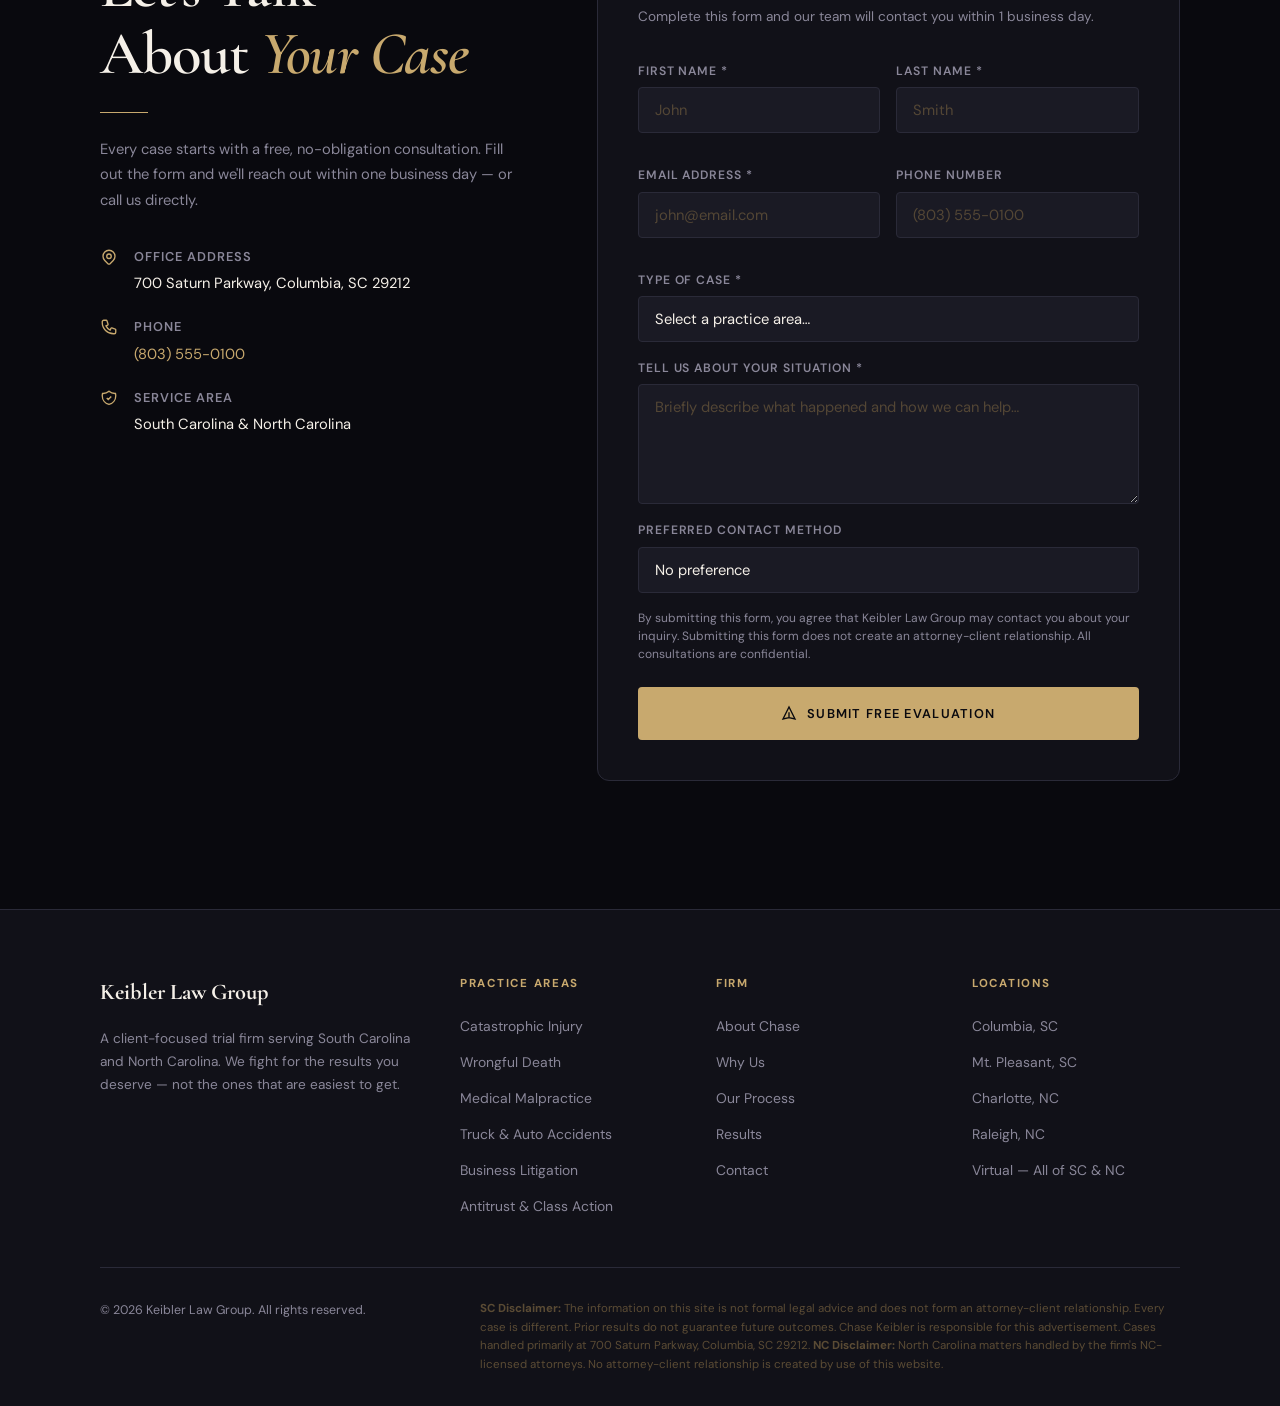
<file: chase site.html>
<!DOCTYPE html>
<html lang="en">
<head>
  <meta charset="UTF-8" />
  <meta name="viewport" content="width=device-width, initial-scale=1.0" />
  <title>Keibler Law Group | Trial Attorneys – SC & NC</title>
  <meta name="description" content="Keibler Law Group is a client-focused trial firm serving South Carolina and North Carolina. Catastrophic injury, business litigation, and antitrust. Free consultation. No fee unless we win." />

  <!-- ============================================================
       FONTS — swap these Google Font URLs to change typography
       ============================================================ -->
  <link rel="preconnect" href="https://fonts.googleapis.com" />
  <link rel="preconnect" href="https://fonts.gstatic.com" crossorigin />
  <link href="https://fonts.googleapis.com/css2?family=Cormorant+Garamond:ital,wght@0,400;0,500;0,600;0,700;1,400;1,600&family=DM+Sans:wght@300;400;500;600&display=swap" rel="stylesheet" />

  <style>
    /* ============================================================
       DESIGN TOKENS — edit these to retheme the entire site
       ============================================================ */
    :root {
      /* --- Palette --- */
      --clr-bg:          #09090E;   /* main dark background */
      --clr-surface:     #111118;   /* card/section backgrounds */
      --clr-surface-2:   #1A1A24;   /* lighter surface */
      --clr-border:      #2A2A38;   /* subtle borders */
      --clr-gold:        #C8A96E;   /* primary accent */
      --clr-gold-light:  #E8CFA0;   /* hover / highlight */
      --clr-gold-dim:    #7A6440;   /* muted gold */
      --clr-white:       #F5F0E8;   /* warm white text */
      --clr-muted:       #8A8799;   /* secondary text */
      --clr-danger:      #C84B4B;   /* error states */

      /* --- Typography --- */
      --font-display:    'Cormorant Garamond', Georgia, serif;
      --font-body:       'DM Sans', system-ui, sans-serif;

      /* --- Spacing --- */
      --section-pad:     clamp(5rem, 10vw, 9rem);
      --container:       1160px;
      --radius:          4px;
      --radius-lg:       12px;

      /* --- Transitions --- */
      --ease:            cubic-bezier(0.23, 1, 0.32, 1);
      --dur:             0.4s;
    }

    /* ============================================================
       RESET & BASE
       ============================================================ */
    *, *::before, *::after { box-sizing: border-box; margin: 0; padding: 0; }
    html { scroll-behavior: smooth; font-size: 16px; }
    body {
      background: var(--clr-bg);
      color: var(--clr-white);
      font-family: var(--font-body);
      font-weight: 400;
      line-height: 1.65;
      overflow-x: hidden;
      -webkit-font-smoothing: antialiased;
    }
    img { display: block; max-width: 100%; }
    a { color: inherit; text-decoration: none; }
    ul { list-style: none; }
    button { cursor: pointer; border: none; background: none; font: inherit; }

    .container {
      width: 100%;
      max-width: var(--container);
      margin-inline: auto;
      padding-inline: clamp(1.25rem, 5vw, 2.5rem);
    }

    /* ============================================================
       UTILITIES
       ============================================================ */
    .label {
      display: inline-flex;
      align-items: center;
      gap: 0.5rem;
      font-family: var(--font-body);
      font-size: 0.7rem;
      font-weight: 600;
      letter-spacing: 0.2em;
      text-transform: uppercase;
      color: var(--clr-gold);
    }
    .label::before {
      content: '';
      display: block;
      width: 2rem;
      height: 1px;
      background: var(--clr-gold);
    }

    .btn {
      display: inline-flex;
      align-items: center;
      gap: 0.6rem;
      padding: 0.9rem 2rem;
      font-family: var(--font-body);
      font-size: 0.8rem;
      font-weight: 600;
      letter-spacing: 0.1em;
      text-transform: uppercase;
      border-radius: var(--radius);
      transition: all var(--dur) var(--ease);
    }
    .btn-primary {
      background: var(--clr-gold);
      color: #09090E;
    }
    .btn-primary:hover {
      background: var(--clr-gold-light);
      transform: translateY(-2px);
      box-shadow: 0 12px 40px rgba(200, 169, 110, 0.3);
    }
    .btn-outline {
      background: transparent;
      color: var(--clr-white);
      border: 1px solid var(--clr-border);
    }
    .btn-outline:hover {
      border-color: var(--clr-gold);
      color: var(--clr-gold);
      transform: translateY(-2px);
    }

    .section-title {
      font-family: var(--font-display);
      font-size: clamp(2.4rem, 5vw, 3.8rem);
      font-weight: 600;
      line-height: 1.1;
      letter-spacing: -0.02em;
    }
    .section-title em {
      font-style: italic;
      color: var(--clr-gold);
    }

    .divider {
      width: 3rem;
      height: 1px;
      background: var(--clr-gold);
      margin: 1.5rem 0;
    }

    /* Fade-in animation */
    .reveal {
      opacity: 0;
      transform: translateY(28px);
      transition: opacity 0.7s var(--ease), transform 0.7s var(--ease);
    }
    .reveal.visible { opacity: 1; transform: none; }
    .reveal-delay-1 { transition-delay: 0.1s; }
    .reveal-delay-2 { transition-delay: 0.2s; }
    .reveal-delay-3 { transition-delay: 0.3s; }
    .reveal-delay-4 { transition-delay: 0.4s; }

    /* ============================================================
       NAVIGATION
       ============================================================ */
    #navbar {
      position: fixed;
      top: 0;
      left: 0;
      right: 0;
      z-index: 999;
      padding: 1.5rem 0;
      transition: all 0.5s var(--ease);
    }
    #navbar.scrolled {
      background: rgba(9, 9, 14, 0.96);
      backdrop-filter: blur(12px);
      padding: 1rem 0;
      border-bottom: 1px solid var(--clr-border);
    }
    .nav-inner {
      display: flex;
      align-items: center;
      justify-content: space-between;
      gap: 2rem;
    }
    .nav-logo {
      display: flex;
      flex-direction: column;
      line-height: 1.1;
    }
    .nav-logo .firm-name {
      font-family: var(--font-display);
      font-size: 1.35rem;
      font-weight: 700;
      letter-spacing: 0.02em;
      color: var(--clr-white);
    }
    .nav-logo .firm-tagline {
      font-size: 0.65rem;
      letter-spacing: 0.18em;
      text-transform: uppercase;
      color: var(--clr-gold);
      font-weight: 500;
    }
    .nav-links {
      display: flex;
      align-items: center;
      gap: 2rem;
    }
    .nav-links a {
      font-size: 0.8rem;
      font-weight: 500;
      letter-spacing: 0.06em;
      text-transform: uppercase;
      color: var(--clr-muted);
      transition: color var(--dur) var(--ease);
      position: relative;
    }
    .nav-links a::after {
      content: '';
      position: absolute;
      bottom: -4px;
      left: 0;
      width: 0;
      height: 1px;
      background: var(--clr-gold);
      transition: width var(--dur) var(--ease);
    }
    .nav-links a:hover { color: var(--clr-white); }
    .nav-links a:hover::after { width: 100%; }
    .nav-cta { margin-left: 1rem; }

    /* Hamburger */
    .hamburger {
      display: none;
      flex-direction: column;
      gap: 5px;
      padding: 4px;
    }
    .hamburger span {
      display: block;
      width: 24px;
      height: 2px;
      background: var(--clr-white);
      transition: all 0.3s;
    }
    .hamburger.open span:nth-child(1) { transform: rotate(45deg) translate(5px, 5px); }
    .hamburger.open span:nth-child(2) { opacity: 0; }
    .hamburger.open span:nth-child(3) { transform: rotate(-45deg) translate(5px, -5px); }

    /* Mobile menu */
    .mobile-menu {
      display: none;
      position: fixed;
      inset: 0;
      background: rgba(9,9,14,0.98);
      backdrop-filter: blur(12px);
      z-index: 998;
      flex-direction: column;
      align-items: center;
      justify-content: center;
      gap: 2rem;
      padding: 2rem;
    }
    .mobile-menu.open { display: flex; }
    .mobile-menu a {
      font-family: var(--font-display);
      font-size: 2rem;
      font-weight: 600;
      color: var(--clr-white);
      transition: color var(--dur);
    }
    .mobile-menu a:hover { color: var(--clr-gold); }

    @media (max-width: 860px) {
      .nav-links, .nav-cta { display: none; }
      .hamburger { display: flex; }
    }

    /* ============================================================
       HERO
       ============================================================ */
    #hero {
      position: relative;
      min-height: 100vh;
      display: flex;
      align-items: center;
      padding-top: 7rem;
      padding-bottom: var(--section-pad);
      overflow: hidden;
    }
    .hero-bg {
      position: absolute;
      inset: 0;
      background:
        radial-gradient(ellipse 80% 60% at 70% 50%, rgba(200,169,110,0.07) 0%, transparent 60%),
        radial-gradient(ellipse 60% 80% at 10% 80%, rgba(200,169,110,0.04) 0%, transparent 50%),
        linear-gradient(180deg, #09090E 0%, #0E0E18 100%);
    }
    .hero-grid-overlay {
      position: absolute;
      inset: 0;
      background-image:
        linear-gradient(rgba(200,169,110,0.04) 1px, transparent 1px),
        linear-gradient(90deg, rgba(200,169,110,0.04) 1px, transparent 1px);
      background-size: 60px 60px;
      mask-image: linear-gradient(to bottom, transparent, black 20%, black 60%, transparent);
    }
    .hero-content {
      position: relative;
      z-index: 2;
      max-width: 820px;
    }
    .hero-eyebrow {
      display: inline-flex;
      align-items: center;
      gap: 1rem;
      margin-bottom: 2rem;
    }
    .hero-eyebrow .label { font-size: 0.68rem; }
    .hero-eyebrow .badge {
      background: rgba(200,169,110,0.12);
      border: 1px solid rgba(200,169,110,0.25);
      color: var(--clr-gold);
      padding: 0.25rem 0.75rem;
      font-size: 0.68rem;
      font-weight: 600;
      letter-spacing: 0.12em;
      text-transform: uppercase;
      border-radius: 2rem;
    }
    .hero-headline {
      font-family: var(--font-display);
      font-size: clamp(3rem, 7.5vw, 6.5rem);
      font-weight: 600;
      line-height: 1.02;
      letter-spacing: -0.03em;
      margin-bottom: 1.75rem;
    }
    .hero-headline em {
      font-style: italic;
      color: var(--clr-gold);
    }
    .hero-sub {
      font-size: clamp(1rem, 1.6vw, 1.15rem);
      color: var(--clr-muted);
      max-width: 540px;
      line-height: 1.75;
      margin-bottom: 2.75rem;
    }
    .hero-actions {
      display: flex;
      flex-wrap: wrap;
      gap: 1rem;
      align-items: center;
    }
    .hero-trust {
      margin-top: 4rem;
      display: flex;
      align-items: center;
      gap: 2rem;
      flex-wrap: wrap;
    }
    .hero-trust-item {
      display: flex;
      align-items: center;
      gap: 0.6rem;
      font-size: 0.8rem;
      color: var(--clr-muted);
    }
    .hero-trust-item svg { color: var(--clr-gold); flex-shrink: 0; }

    .hero-scroll {
      position: absolute;
      bottom: 2.5rem;
      left: 50%;
      transform: translateX(-50%);
      display: flex;
      flex-direction: column;
      align-items: center;
      gap: 0.5rem;
      font-size: 0.65rem;
      letter-spacing: 0.15em;
      text-transform: uppercase;
      color: var(--clr-gold-dim);
      animation: bounce 2s infinite;
    }
    @keyframes bounce {
      0%, 100% { transform: translateX(-50%) translateY(0); }
      50% { transform: translateX(-50%) translateY(6px); }
    }
    .scroll-line {
      width: 1px;
      height: 2.5rem;
      background: linear-gradient(to bottom, var(--clr-gold-dim), transparent);
    }

    /* ============================================================
       STATS BAR
       ============================================================ */
    #stats {
      background: var(--clr-surface);
      border-top: 1px solid var(--clr-border);
      border-bottom: 1px solid var(--clr-border);
      padding: 3rem 0;
    }
    .stats-grid {
      display: grid;
      grid-template-columns: repeat(4, 1fr);
      gap: 0;
    }
    .stat-item {
      padding: 1.5rem 2rem;
      text-align: center;
      border-right: 1px solid var(--clr-border);
    }
    .stat-item:last-child { border-right: none; }
    .stat-number {
      font-family: var(--font-display);
      font-size: clamp(2rem, 4vw, 3.2rem);
      font-weight: 700;
      color: var(--clr-gold);
      line-height: 1;
      margin-bottom: 0.4rem;
    }
    .stat-label {
      font-size: 0.78rem;
      color: var(--clr-muted);
      font-weight: 500;
      letter-spacing: 0.04em;
    }
    @media (max-width: 700px) {
      .stats-grid { grid-template-columns: repeat(2, 1fr); }
      .stat-item { border-bottom: 1px solid var(--clr-border); }
      .stat-item:nth-child(even) { border-right: none; }
    }

    /* ============================================================
       PRACTICE AREAS
       ============================================================ */
    #practice-areas {
      padding: var(--section-pad) 0;
    }
    .section-header {
      display: grid;
      grid-template-columns: 1fr auto;
      align-items: end;
      gap: 2rem;
      margin-bottom: 3.5rem;
    }
    .practice-grid {
      display: grid;
      grid-template-columns: repeat(3, 1fr);
      gap: 1.5px;
      background: var(--clr-border);
      border: 1.5px solid var(--clr-border);
      border-radius: var(--radius-lg);
      overflow: hidden;
    }
    .practice-card {
      background: var(--clr-surface);
      padding: 2.25rem;
      transition: background var(--dur) var(--ease);
      cursor: default;
      position: relative;
      overflow: hidden;
    }
    .practice-card::before {
      content: '';
      position: absolute;
      bottom: 0;
      left: 0;
      right: 0;
      height: 2px;
      background: var(--clr-gold);
      transform: scaleX(0);
      transition: transform var(--dur) var(--ease);
    }
    .practice-card:hover { background: var(--clr-surface-2); }
    .practice-card:hover::before { transform: scaleX(1); }
    .practice-icon {
      width: 2.75rem;
      height: 2.75rem;
      background: rgba(200,169,110,0.1);
      border-radius: var(--radius);
      display: flex;
      align-items: center;
      justify-content: center;
      margin-bottom: 1.25rem;
      color: var(--clr-gold);
      transition: background var(--dur);
    }
    .practice-card:hover .practice-icon { background: rgba(200,169,110,0.18); }
    .practice-card h3 {
      font-family: var(--font-display);
      font-size: 1.3rem;
      font-weight: 600;
      margin-bottom: 0.6rem;
      color: var(--clr-white);
    }
    .practice-card p {
      font-size: 0.88rem;
      color: var(--clr-muted);
      line-height: 1.6;
    }
    .practice-link {
      display: inline-flex;
      align-items: center;
      gap: 0.4rem;
      margin-top: 1rem;
      font-size: 0.78rem;
      font-weight: 600;
      letter-spacing: 0.08em;
      text-transform: uppercase;
      color: var(--clr-gold);
      opacity: 0;
      transform: translateX(-8px);
      transition: all var(--dur) var(--ease);
    }
    .practice-card:hover .practice-link { opacity: 1; transform: none; }

    @media (max-width: 860px) {
      .practice-grid { grid-template-columns: repeat(2, 1fr); }
    }
    @media (max-width: 560px) {
      .practice-grid { grid-template-columns: 1fr; }
      .section-header { grid-template-columns: 1fr; }
    }

    /* ============================================================
       WHY US / DIFFERENTIATORS
       ============================================================ */
    #why-us {
      padding: var(--section-pad) 0;
      background: var(--clr-surface);
      border-top: 1px solid var(--clr-border);
      border-bottom: 1px solid var(--clr-border);
    }
    .why-layout {
      display: grid;
      grid-template-columns: 1fr 1fr;
      gap: 5rem;
      align-items: center;
    }
    .why-visual {
      position: relative;
    }
    .why-quote-block {
      background: var(--clr-surface-2);
      border: 1px solid var(--clr-border);
      border-left: 3px solid var(--clr-gold);
      padding: 2.5rem;
      border-radius: var(--radius);
      position: relative;
    }
    .why-quote-block blockquote {
      font-family: var(--font-display);
      font-size: clamp(1.4rem, 2.5vw, 2rem);
      font-weight: 500;
      font-style: italic;
      line-height: 1.4;
      color: var(--clr-white);
    }
    .why-quote-block cite {
      display: block;
      margin-top: 1.25rem;
      font-size: 0.78rem;
      font-style: normal;
      color: var(--clr-gold);
      letter-spacing: 0.1em;
      text-transform: uppercase;
      font-weight: 600;
    }
    .why-floating-badge {
      position: absolute;
      top: -1.25rem;
      right: -1.25rem;
      background: var(--clr-gold);
      color: #09090E;
      padding: 0.75rem 1.25rem;
      border-radius: var(--radius);
      font-size: 0.72rem;
      font-weight: 700;
      letter-spacing: 0.08em;
      text-transform: uppercase;
      text-align: center;
      line-height: 1.3;
    }
    .differentiator-list {
      display: flex;
      flex-direction: column;
      gap: 1.75rem;
    }
    .diff-item {
      display: flex;
      gap: 1.25rem;
      align-items: flex-start;
    }
    .diff-icon {
      width: 2.5rem;
      height: 2.5rem;
      flex-shrink: 0;
      background: rgba(200,169,110,0.1);
      border-radius: var(--radius);
      display: flex;
      align-items: center;
      justify-content: center;
      color: var(--clr-gold);
      margin-top: 2px;
    }
    .diff-item h4 {
      font-family: var(--font-display);
      font-size: 1.15rem;
      font-weight: 600;
      margin-bottom: 0.3rem;
    }
    .diff-item p {
      font-size: 0.88rem;
      color: var(--clr-muted);
      line-height: 1.65;
    }
    @media (max-width: 860px) {
      .why-layout { grid-template-columns: 1fr; gap: 3rem; }
    }

    /* ============================================================
       ABOUT CHASE
       ============================================================ */
    #about {
      padding: var(--section-pad) 0;
    }
    .about-layout {
      display: grid;
      grid-template-columns: 1fr 1.2fr;
      gap: 5rem;
      align-items: center;
    }
    .about-left .section-title { margin-bottom: 1rem; }
    .about-left p {
      color: var(--clr-muted);
      font-size: 0.95rem;
      line-height: 1.8;
      margin-bottom: 1.25rem;
    }
    .credential-tags {
      display: flex;
      flex-wrap: wrap;
      gap: 0.6rem;
      margin-top: 2rem;
      margin-bottom: 2rem;
    }
    .cred-tag {
      background: var(--clr-surface-2);
      border: 1px solid var(--clr-border);
      padding: 0.4rem 1rem;
      border-radius: 2rem;
      font-size: 0.76rem;
      color: var(--clr-muted);
      font-weight: 500;
    }
    .about-photo-placeholder {
      position: relative;
      background: var(--clr-surface);
      border: 1px solid var(--clr-border);
      border-radius: var(--radius-lg);
      aspect-ratio: 3/4;
      overflow: hidden;
      display: flex;
      align-items: center;
      justify-content: center;
    }
    .photo-placeholder-inner {
      text-align: center;
      color: var(--clr-muted);
    }
    .photo-placeholder-inner svg { margin: 0 auto 1rem; opacity: 0.4; }
    .photo-placeholder-inner p { font-size: 0.85rem; opacity: 0.6; max-width: 200px; }
    .about-photo-overlay {
      position: absolute;
      bottom: 0;
      left: 0;
      right: 0;
      background: linear-gradient(to top, rgba(9,9,14,0.95) 0%, transparent 100%);
      padding: 2rem;
    }
    .about-name {
      font-family: var(--font-display);
      font-size: 1.6rem;
      font-weight: 700;
      color: var(--clr-white);
    }
    .about-title {
      font-size: 0.78rem;
      color: var(--clr-gold);
      letter-spacing: 0.12em;
      text-transform: uppercase;
      font-weight: 600;
    }
    @media (max-width: 860px) {
      .about-layout { grid-template-columns: 1fr; gap: 3rem; }
      .about-photo-placeholder { aspect-ratio: 4/3; max-height: 360px; }
    }

    /* ============================================================
       PROCESS
       ============================================================ */
    #process {
      padding: var(--section-pad) 0;
      background: var(--clr-surface);
      border-top: 1px solid var(--clr-border);
      border-bottom: 1px solid var(--clr-border);
    }
    .process-header {
      text-align: center;
      max-width: 600px;
      margin: 0 auto 4rem;
    }
    .process-header .section-title { margin-bottom: 1rem; }
    .process-header p { color: var(--clr-muted); font-size: 0.95rem; }
    .process-steps {
      display: grid;
      grid-template-columns: repeat(4, 1fr);
      gap: 0;
      position: relative;
    }
    .process-steps::before {
      content: '';
      position: absolute;
      top: 2.5rem;
      left: 12.5%;
      right: 12.5%;
      height: 1px;
      background: linear-gradient(to right, transparent, var(--clr-border), var(--clr-border), transparent);
    }
    .process-step {
      text-align: center;
      padding: 0 1.5rem;
      position: relative;
    }
    .step-number {
      width: 5rem;
      height: 5rem;
      border-radius: 50%;
      background: var(--clr-surface-2);
      border: 1px solid var(--clr-border);
      display: flex;
      align-items: center;
      justify-content: center;
      margin: 0 auto 1.5rem;
      font-family: var(--font-display);
      font-size: 1.6rem;
      font-weight: 700;
      color: var(--clr-gold);
      position: relative;
      z-index: 1;
    }
    .process-step h4 {
      font-family: var(--font-display);
      font-size: 1.2rem;
      font-weight: 600;
      margin-bottom: 0.5rem;
    }
    .process-step p {
      font-size: 0.84rem;
      color: var(--clr-muted);
      line-height: 1.65;
    }
    @media (max-width: 700px) {
      .process-steps { grid-template-columns: repeat(2, 1fr); gap: 2.5rem; }
      .process-steps::before { display: none; }
    }

    /* ============================================================
       TESTIMONIALS
       ============================================================ */
    #testimonials {
      padding: var(--section-pad) 0;
    }
    .testimonials-header {
      text-align: center;
      max-width: 600px;
      margin: 0 auto 3.5rem;
    }
    .testimonials-grid {
      display: grid;
      grid-template-columns: repeat(3, 1fr);
      gap: 1.5rem;
    }
    .testimonial-card {
      background: var(--clr-surface);
      border: 1px solid var(--clr-border);
      border-radius: var(--radius-lg);
      padding: 2.25rem;
      transition: border-color var(--dur);
    }
    .testimonial-card:hover { border-color: var(--clr-gold-dim); }
    .testimonial-stars {
      display: flex;
      gap: 3px;
      color: var(--clr-gold);
      margin-bottom: 1.25rem;
      font-size: 0.9rem;
    }
    .testimonial-card blockquote {
      font-family: var(--font-display);
      font-size: 1.05rem;
      font-style: italic;
      line-height: 1.6;
      color: var(--clr-white);
      margin-bottom: 1.5rem;
    }
    .testimonial-author {
      display: flex;
      align-items: center;
      gap: 0.75rem;
    }
    .author-avatar {
      width: 2.5rem;
      height: 2.5rem;
      border-radius: 50%;
      background: rgba(200,169,110,0.15);
      display: flex;
      align-items: center;
      justify-content: center;
      font-family: var(--font-display);
      font-size: 1rem;
      font-weight: 700;
      color: var(--clr-gold);
      flex-shrink: 0;
    }
    .author-info .name {
      font-weight: 600;
      font-size: 0.88rem;
    }
    .author-info .case-type {
      font-size: 0.76rem;
      color: var(--clr-muted);
    }
    @media (max-width: 860px) {
      .testimonials-grid { grid-template-columns: 1fr; max-width: 520px; margin: 0 auto; }
    }

    /* ============================================================
       FREE CONSULTATION CTA BANNER
       ============================================================ */
    #cta-banner {
      padding: 5rem 0;
      background: linear-gradient(135deg, #1A1508 0%, #0E0E18 50%, #1A1508 100%);
      border-top: 1px solid rgba(200,169,110,0.2);
      border-bottom: 1px solid rgba(200,169,110,0.2);
      position: relative;
      overflow: hidden;
    }
    #cta-banner::before {
      content: '';
      position: absolute;
      inset: 0;
      background: radial-gradient(ellipse 60% 100% at 50% 50%, rgba(200,169,110,0.08) 0%, transparent 70%);
    }
    .cta-inner {
      position: relative;
      text-align: center;
      max-width: 680px;
      margin: 0 auto;
    }
    .cta-inner .section-title { margin-bottom: 1rem; }
    .cta-inner p {
      color: var(--clr-muted);
      font-size: 1rem;
      margin-bottom: 2.5rem;
      line-height: 1.7;
    }
    .cta-actions {
      display: flex;
      justify-content: center;
      flex-wrap: wrap;
      gap: 1rem;
    }
    .cta-phone {
      display: flex;
      align-items: center;
      gap: 0.6rem;
      font-family: var(--font-display);
      font-size: 1.5rem;
      font-weight: 600;
      color: var(--clr-gold);
      transition: color var(--dur);
    }
    .cta-phone:hover { color: var(--clr-gold-light); }

    /* ============================================================
       CONTACT FORM
       ============================================================ */
    #contact {
      padding: var(--section-pad) 0;
      background: var(--clr-bg);
    }
    .contact-layout {
      display: grid;
      grid-template-columns: 1fr 1.4fr;
      gap: 5rem;
      align-items: start;
    }
    .contact-left h2 { margin-bottom: 1rem; }
    .contact-left p {
      color: var(--clr-muted);
      font-size: 0.92rem;
      line-height: 1.75;
      margin-bottom: 2rem;
    }
    .contact-details {
      display: flex;
      flex-direction: column;
      gap: 1.25rem;
    }
    .contact-detail {
      display: flex;
      gap: 1rem;
      align-items: flex-start;
    }
    .contact-detail-icon {
      color: var(--clr-gold);
      flex-shrink: 0;
      margin-top: 2px;
    }
    .contact-detail-text strong {
      display: block;
      font-size: 0.8rem;
      font-weight: 600;
      letter-spacing: 0.08em;
      text-transform: uppercase;
      color: var(--clr-muted);
      margin-bottom: 0.2rem;
    }
    .contact-detail-text span { font-size: 0.92rem; }

    .contact-form {
      background: var(--clr-surface);
      border: 1px solid var(--clr-border);
      border-radius: var(--radius-lg);
      padding: 2.5rem;
    }
    .form-title {
      font-family: var(--font-display);
      font-size: 1.6rem;
      font-weight: 600;
      margin-bottom: 0.5rem;
    }
    .form-subtitle {
      font-size: 0.85rem;
      color: var(--clr-muted);
      margin-bottom: 2rem;
    }
    .form-row {
      display: grid;
      grid-template-columns: 1fr 1fr;
      gap: 1rem;
      margin-bottom: 1rem;
    }
    .form-group {
      display: flex;
      flex-direction: column;
      gap: 0.4rem;
      margin-bottom: 1rem;
    }
    .form-group label {
      font-size: 0.76rem;
      font-weight: 600;
      letter-spacing: 0.08em;
      text-transform: uppercase;
      color: var(--clr-muted);
    }
    .form-group input,
    .form-group select,
    .form-group textarea {
      background: var(--clr-surface-2);
      border: 1px solid var(--clr-border);
      border-radius: var(--radius);
      padding: 0.75rem 1rem;
      color: var(--clr-white);
      font-family: var(--font-body);
      font-size: 0.92rem;
      outline: none;
      transition: border-color var(--dur);
      width: 100%;
    }
    .form-group input::placeholder,
    .form-group textarea::placeholder { color: var(--clr-gold-dim); opacity: 0.6; }
    .form-group input:focus,
    .form-group select:focus,
    .form-group textarea:focus { border-color: var(--clr-gold); }
    .form-group select { appearance: none; cursor: pointer; }
    .form-group select option { background: var(--clr-surface); }
    .form-group textarea { resize: vertical; min-height: 120px; }
    .form-note {
      font-size: 0.75rem;
      color: var(--clr-muted);
      margin-bottom: 1.5rem;
      line-height: 1.5;
    }
    .form-submit { width: 100%; justify-content: center; padding: 1rem; }

    .form-success {
      display: none;
      text-align: center;
      padding: 3rem 1rem;
    }
    .form-success.show { display: block; }
    .form-success-icon {
      width: 4rem;
      height: 4rem;
      background: rgba(200,169,110,0.15);
      border-radius: 50%;
      display: flex;
      align-items: center;
      justify-content: center;
      margin: 0 auto 1.5rem;
      color: var(--clr-gold);
    }
    .form-success h3 {
      font-family: var(--font-display);
      font-size: 1.5rem;
      margin-bottom: 0.5rem;
    }
    .form-success p { color: var(--clr-muted); font-size: 0.9rem; }

    @media (max-width: 860px) {
      .contact-layout { grid-template-columns: 1fr; gap: 3rem; }
      .form-row { grid-template-columns: 1fr; }
    }

    /* ============================================================
       FOOTER
       ============================================================ */
    footer {
      background: var(--clr-surface);
      border-top: 1px solid var(--clr-border);
      padding: 4rem 0 2rem;
    }
    .footer-top {
      display: grid;
      grid-template-columns: 1.5fr 1fr 1fr 1fr;
      gap: 3rem;
      padding-bottom: 3rem;
      border-bottom: 1px solid var(--clr-border);
      margin-bottom: 2rem;
    }
    .footer-brand .firm-name {
      font-family: var(--font-display);
      font-size: 1.4rem;
      font-weight: 700;
      margin-bottom: 1rem;
    }
    .footer-brand p {
      font-size: 0.85rem;
      color: var(--clr-muted);
      line-height: 1.7;
      margin-bottom: 1.5rem;
    }
    .footer-col h5 {
      font-size: 0.72rem;
      font-weight: 700;
      letter-spacing: 0.15em;
      text-transform: uppercase;
      color: var(--clr-gold);
      margin-bottom: 1.25rem;
    }
    .footer-col ul { display: flex; flex-direction: column; gap: 0.6rem; }
    .footer-col ul li a {
      font-size: 0.87rem;
      color: var(--clr-muted);
      transition: color var(--dur);
    }
    .footer-col ul li a:hover { color: var(--clr-white); }
    .footer-bottom {
      display: flex;
      justify-content: space-between;
      align-items: flex-start;
      gap: 2rem;
      flex-wrap: wrap;
    }
    .footer-copy {
      font-size: 0.78rem;
      color: var(--clr-muted);
    }
    .footer-disclaimer {
      font-size: 0.72rem;
      color: var(--clr-gold-dim);
      max-width: 700px;
      line-height: 1.6;
      opacity: 0.7;
    }
    @media (max-width: 860px) {
      .footer-top { grid-template-columns: 1fr 1fr; }
    }
    @media (max-width: 560px) {
      .footer-top { grid-template-columns: 1fr; }
    }

    /* ============================================================
       STICKY MOBILE CTA BAR
       ============================================================ */
    .mobile-cta-bar {
      display: none;
      position: fixed;
      bottom: 0;
      left: 0;
      right: 0;
      z-index: 990;
      background: rgba(9,9,14,0.97);
      backdrop-filter: blur(12px);
      border-top: 1px solid var(--clr-border);
      padding: 1rem 1.5rem;
      gap: 0.75rem;
    }
    @media (max-width: 560px) {
      .mobile-cta-bar { display: flex; }
      body { padding-bottom: 5rem; }
    }
    .mobile-cta-bar .btn { flex: 1; justify-content: center; }

    /* ============================================================
       PHOTO PLACEHOLDER — SILHOUETTE
       ============================================================ */
    .photo-silhouette {
      width: 100%;
      height: 100%;
      position: absolute;
      inset: 0;
      border-radius: var(--radius-lg);
    }

    /* ============================================================
       CASE RESULTS / VERDICTS
       ============================================================ */
    #case-results {
      padding: var(--section-pad) 0;
      background: var(--clr-surface);
      border-top: 1px solid var(--clr-border);
      border-bottom: 1px solid var(--clr-border);
    }
    .results-header {
      display: grid;
      grid-template-columns: 1fr auto;
      align-items: end;
      gap: 2rem;
      margin-bottom: 3.5rem;
    }
    .results-disclaimer {
      font-size: 0.72rem;
      color: var(--clr-gold-dim);
      max-width: 340px;
      line-height: 1.55;
      text-align: right;
    }
    .results-grid {
      display: grid;
      grid-template-columns: repeat(3, 1fr);
      gap: 1.5rem;
      margin-bottom: 2rem;
    }
    .result-card {
      background: var(--clr-surface-2);
      border: 1px solid var(--clr-border);
      border-radius: var(--radius-lg);
      padding: 2rem;
      position: relative;
      overflow: hidden;
      transition: border-color var(--dur) var(--ease), transform var(--dur) var(--ease);
    }
    .result-card::before {
      content: '';
      position: absolute;
      top: 0;
      left: 0;
      right: 0;
      height: 3px;
      background: linear-gradient(to right, var(--clr-gold-dim), var(--clr-gold));
    }
    .result-card:hover {
      border-color: var(--clr-gold-dim);
      transform: translateY(-3px);
    }
    .result-type {
      display: inline-block;
      font-size: 0.68rem;
      font-weight: 600;
      letter-spacing: 0.14em;
      text-transform: uppercase;
      color: var(--clr-gold);
      margin-bottom: 1rem;
    }
    .result-amount {
      font-family: var(--font-display);
      font-size: clamp(2rem, 3.5vw, 2.8rem);
      font-weight: 700;
      color: var(--clr-white);
      line-height: 1;
      margin-bottom: 0.75rem;
    }
    .result-desc {
      font-size: 0.88rem;
      color: var(--clr-muted);
      line-height: 1.6;
      margin-bottom: 1rem;
    }
    .result-meta {
      display: flex;
      align-items: center;
      gap: 0.5rem;
      font-size: 0.75rem;
      color: var(--clr-gold-dim);
      font-weight: 500;
    }
    .result-meta svg { flex-shrink: 0; }
    .result-card.featured {
      background: linear-gradient(135deg, #1A1808 0%, #1A1A24 100%);
      border-color: rgba(200,169,110,0.3);
    }
    .result-card.featured::before {
      background: linear-gradient(to right, var(--clr-gold), var(--clr-gold-light));
      height: 4px;
    }
    .result-card.featured .result-amount { color: var(--clr-gold-light); }
    .featured-badge {
      position: absolute;
      top: 1.25rem;
      right: 1.25rem;
      background: rgba(200,169,110,0.15);
      border: 1px solid rgba(200,169,110,0.3);
      color: var(--clr-gold);
      font-size: 0.65rem;
      font-weight: 700;
      letter-spacing: 0.1em;
      text-transform: uppercase;
      padding: 0.25rem 0.6rem;
      border-radius: 2rem;
    }
    .results-note {
      text-align: center;
      font-size: 0.78rem;
      color: var(--clr-gold-dim);
      opacity: 0.8;
      max-width: 700px;
      margin: 0 auto;
      line-height: 1.6;
    }
    @media (max-width: 860px) {
      .results-grid { grid-template-columns: repeat(2, 1fr); }
      .results-header { grid-template-columns: 1fr; }
      .results-disclaimer { text-align: left; max-width: 100%; }
    }
    @media (max-width: 560px) {
      .results-grid { grid-template-columns: 1fr; }
    }

    /* ============================================================
       LIVE CHAT CUSTOM LAUNCHER (fallback UI while Tidio loads)
       ============================================================ */
    #chat-launcher {
      position: fixed;
      bottom: 1.75rem;
      right: 1.75rem;
      z-index: 9998;
      display: flex;
      flex-direction: column;
      align-items: flex-end;
      gap: 0.75rem;
    }
    #chat-bubble {
      background: var(--clr-gold);
      color: #09090E;
      width: 3.5rem;
      height: 3.5rem;
      border-radius: 50%;
      display: flex;
      align-items: center;
      justify-content: center;
      cursor: pointer;
      box-shadow: 0 8px 32px rgba(200,169,110,0.4);
      transition: all var(--dur) var(--ease);
    }
    #chat-bubble:hover {
      background: var(--clr-gold-light);
      transform: scale(1.08);
      box-shadow: 0 12px 40px rgba(200,169,110,0.5);
    }
    #chat-tooltip {
      background: var(--clr-surface-2);
      border: 1px solid var(--clr-border);
      color: var(--clr-white);
      padding: 0.6rem 1rem;
      border-radius: 0.5rem;
      font-size: 0.82rem;
      white-space: nowrap;
      box-shadow: 0 4px 20px rgba(0,0,0,0.4);
      animation: tooltipPop 0.3s var(--ease);
    }
    @keyframes tooltipPop {
      from { opacity: 0; transform: translateY(6px); }
      to   { opacity: 1; transform: none; }
    }
    #chat-panel {
      position: fixed;
      bottom: 6.5rem;
      right: 1.75rem;
      width: 320px;
      background: var(--clr-surface);
      border: 1px solid var(--clr-border);
      border-radius: var(--radius-lg);
      box-shadow: 0 24px 60px rgba(0,0,0,0.6);
      z-index: 9999;
      overflow: hidden;
      display: none;
      flex-direction: column;
    }
    #chat-panel.open { display: flex; }
    .chat-header {
      background: var(--clr-gold);
      color: #09090E;
      padding: 1rem 1.25rem;
      display: flex;
      align-items: center;
      gap: 0.75rem;
    }
    .chat-avatar {
      width: 2.25rem;
      height: 2.25rem;
      border-radius: 50%;
      background: rgba(9,9,14,0.2);
      display: flex;
      align-items: center;
      justify-content: center;
      font-family: var(--font-display);
      font-size: 1rem;
      font-weight: 700;
      flex-shrink: 0;
    }
    .chat-header-info .chat-name {
      font-size: 0.88rem;
      font-weight: 700;
    }
    .chat-header-info .chat-status {
      font-size: 0.7rem;
      display: flex;
      align-items: center;
      gap: 0.35rem;
      opacity: 0.8;
    }
    .chat-status-dot {
      width: 6px;
      height: 6px;
      border-radius: 50%;
      background: #09090E;
      opacity: 0.7;
      animation: pulse-dot 2s infinite;
    }
    @keyframes pulse-dot {
      0%, 100% { opacity: 0.5; }
      50% { opacity: 1; }
    }
    .chat-close-btn {
      margin-left: auto;
      cursor: pointer;
      opacity: 0.7;
      transition: opacity 0.2s;
    }
    .chat-close-btn:hover { opacity: 1; }
    .chat-messages {
      padding: 1.25rem;
      display: flex;
      flex-direction: column;
      gap: 0.75rem;
      min-height: 160px;
    }
    .chat-msg {
      max-width: 80%;
      padding: 0.65rem 0.9rem;
      border-radius: 1rem;
      font-size: 0.84rem;
      line-height: 1.5;
    }
    .chat-msg.incoming {
      background: var(--clr-surface-2);
      border: 1px solid var(--clr-border);
      border-bottom-left-radius: 4px;
      color: var(--clr-white);
      align-self: flex-start;
    }
    .chat-msg-time {
      font-size: 0.68rem;
      color: var(--clr-muted);
      margin-top: 0.25rem;
    }
    .chat-quick-replies {
      padding: 0 1.25rem 1rem;
      display: flex;
      flex-direction: column;
      gap: 0.5rem;
    }
    .chat-quick-btn {
      background: transparent;
      border: 1px solid var(--clr-border);
      color: var(--clr-gold);
      padding: 0.55rem 0.9rem;
      border-radius: 2rem;
      font-size: 0.8rem;
      font-weight: 500;
      text-align: left;
      cursor: pointer;
      transition: all var(--dur);
    }
    .chat-quick-btn:hover {
      background: rgba(200,169,110,0.08);
      border-color: var(--clr-gold);
    }
    .chat-input-row {
      display: flex;
      align-items: center;
      gap: 0.5rem;
      padding: 0.75rem 1.25rem;
      border-top: 1px solid var(--clr-border);
    }
    .chat-input {
      flex: 1;
      background: var(--clr-surface-2);
      border: 1px solid var(--clr-border);
      border-radius: 2rem;
      padding: 0.55rem 1rem;
      color: var(--clr-white);
      font-family: var(--font-body);
      font-size: 0.84rem;
      outline: none;
      transition: border-color var(--dur);
    }
    .chat-input:focus { border-color: var(--clr-gold); }
    .chat-input::placeholder { color: var(--clr-gold-dim); opacity: 0.6; }
    .chat-send-btn {
      width: 2rem;
      height: 2rem;
      border-radius: 50%;
      background: var(--clr-gold);
      color: #09090E;
      display: flex;
      align-items: center;
      justify-content: center;
      cursor: pointer;
      flex-shrink: 0;
      transition: background var(--dur);
    }
    .chat-send-btn:hover { background: var(--clr-gold-light); }
    .chat-powered {
      text-align: center;
      font-size: 0.65rem;
      color: var(--clr-muted);
      padding: 0.5rem;
      opacity: 0.5;
    }
    @media (max-width: 560px) {
      #chat-launcher { bottom: 6rem; right: 1rem; }
      #chat-panel { width: calc(100vw - 2rem); right: 1rem; }
    }

  </style>
</head>
<body>

  <!-- ============================================================
       NAVIGATION
       ============================================================ -->
  <nav id="navbar">
    <div class="container">
      <div class="nav-inner">
        <a href="#hero" class="nav-logo">
          <span class="firm-name">Keibler Law Group</span>
          <span class="firm-tagline">Trial Attorneys · SC &amp; NC</span>
        </a>
        <ul class="nav-links">
          <li><a href="#practice-areas">Practice Areas</a></li>
          <li><a href="#why-us">Why Us</a></li>
          <li><a href="#about">About</a></li>
          <li><a href="#case-results">Results</a></li>
          <li><a href="#contact">Contact</a></li>
        </ul>
        <a href="#contact" class="btn btn-primary nav-cta">Free Consultation</a>
        <button class="hamburger" id="hamburgerBtn" aria-label="Toggle menu">
          <span></span><span></span><span></span>
        </button>
      </div>
    </div>
  </nav>

  <!-- Mobile Menu -->
  <div class="mobile-menu" id="mobileMenu">
    <a href="#practice-areas" class="mobile-nav-link">Practice Areas</a>
    <a href="#why-us" class="mobile-nav-link">Why Us</a>
    <a href="#about" class="mobile-nav-link">About</a>
    <a href="#case-results" class="mobile-nav-link">Results</a>
    <a href="#contact" class="mobile-nav-link">Contact</a>
    <a href="#contact" class="btn btn-primary" style="margin-top:1rem">Free Consultation</a>
  </div>

  <!-- ============================================================
       HERO
       ============================================================ -->
  <section id="hero">
    <div class="hero-bg"></div>
    <div class="hero-grid-overlay"></div>
    <div class="container">
      <div class="hero-content">
        <div class="hero-eyebrow reveal">
          <span class="label">Trial Attorneys</span>
          <span class="badge">No Fee Unless We Win</span>
        </div>
        <h1 class="hero-headline reveal reveal-delay-1">
          Fighting For<br/>
          <em>Justice</em><br/>
          You Deserve.
        </h1>
        <p class="hero-sub reveal reveal-delay-2">
          Keibler Law Group takes on the cases that matter most — catastrophic injuries, wrongful death, and complex business disputes — across South Carolina and North Carolina. Client-focused. Trial-ready. No surprises.
        </p>
        <div class="hero-actions reveal reveal-delay-3">
          <a href="#contact" class="btn btn-primary">
            <svg width="16" height="16" fill="none" viewBox="0 0 24 24" stroke="currentColor" stroke-width="2"><path d="M8 12h.01M12 12h.01M16 12h.01M21 12c0 4.418-4.03 8-9 8a9.863 9.863 0 01-4.255-.949L3 20l1.395-3.72C3.512 15.042 3 13.574 3 12c0-4.418 4.03-8 9-8s9 3.582 9 8z"/></svg>
            Get Free Consultation
          </a>
          <a href="#practice-areas" class="btn btn-outline">Explore Practice Areas</a>
        </div>
        <div class="hero-trust reveal reveal-delay-4">
          <div class="hero-trust-item">
            <svg width="16" height="16" fill="none" viewBox="0 0 24 24" stroke="currentColor" stroke-width="2"><path d="M9 12l2 2 4-4m5.618-4.016A11.955 11.955 0 0112 2.944a11.955 11.955 0 01-8.618 3.04A12.02 12.02 0 003 9c0 5.591 3.824 10.29 9 11.622 5.176-1.332 9-6.03 9-11.622 0-1.042-.133-2.052-.382-3.016z"/></svg>
            Licensed in SC &amp; NC
          </div>
          <div class="hero-trust-item">
            <svg width="16" height="16" fill="none" viewBox="0 0 24 24" stroke="currentColor" stroke-width="2"><path d="M12 8v4l3 3m6-3a9 9 0 11-18 0 9 9 0 0118 0z"/></svg>
            Available 24 / 7
          </div>
          <div class="hero-trust-item">
            <svg width="16" height="16" fill="none" viewBox="0 0 24 24" stroke="currentColor" stroke-width="2"><path d="M3 5a2 2 0 012-2h3.28a1 1 0 01.948.684l1.498 4.493a1 1 0 01-.502 1.21l-2.257 1.13a11.042 11.042 0 005.516 5.516l1.13-2.257a1 1 0 011.21-.502l4.493 1.498a1 1 0 01.684.949V19a2 2 0 01-2 2h-1C9.716 21 3 14.284 3 6V5z"/></svg>
            Free Consultations
          </div>
          <div class="hero-trust-item">
            <svg width="16" height="16" fill="none" viewBox="0 0 24 24" stroke="currentColor" stroke-width="2"><path d="M9 12l2 2 4-4M7.835 4.697a3.42 3.42 0 001.946-.806 3.42 3.42 0 014.438 0 3.42 3.42 0 001.946.806 3.42 3.42 0 013.138 3.138 3.42 3.42 0 00.806 1.946 3.42 3.42 0 010 4.438 3.42 3.42 0 00-.806 1.946 3.42 3.42 0 01-3.138 3.138 3.42 3.42 0 00-1.946.806 3.42 3.42 0 01-4.438 0 3.42 3.42 0 00-1.946-.806 3.42 3.42 0 01-3.138-3.138 3.42 3.42 0 00-.806-1.946 3.42 3.42 0 010-4.438 3.42 3.42 0 00.806-1.946 3.42 3.42 0 013.138-3.138z"/></svg>
            Contingency Fee Basis
          </div>
        </div>
      </div>
    </div>
    <div class="hero-scroll">
      <span>Scroll</span>
      <div class="scroll-line"></div>
    </div>
  </section>

  <!-- ============================================================
       STATS BAR
       ============================================================ -->
  <section id="stats">
    <div class="container">
      <div class="stats-grid">
        <div class="stat-item reveal">
          <div class="stat-number">$8.5M+</div>
          <div class="stat-label">Recovered for Clients</div>
        </div>
        <div class="stat-item reveal reveal-delay-1">
          <div class="stat-number">100%</div>
          <div class="stat-label">Contingency Fee — No Win, No Fee</div>
        </div>
        <div class="stat-item reveal reveal-delay-2">
          <div class="stat-number">SC &amp; NC</div>
          <div class="stat-label">Licensed in Both Carolinas</div>
        </div>
        <div class="stat-item reveal reveal-delay-3">
          <div class="stat-number">50+</div>
          <div class="stat-label">Cases Successfully Resolved</div>
        </div>
      </div>
    </div>
  </section>

  <!-- ============================================================
       PRACTICE AREAS
       ============================================================ -->
  <section id="practice-areas">
    <div class="container">
      <div class="section-header">
        <div>
          <span class="label reveal">What We Handle</span>
          <h2 class="section-title reveal reveal-delay-1" style="margin-top:0.75rem">
            Practice <em>Areas</em>
          </h2>
        </div>
        <a href="#contact" class="btn btn-outline reveal">Talk to an Attorney</a>
      </div>

      <div class="practice-grid">

        <!-- Card 1 -->
        <div class="practice-card reveal">
          <div class="practice-icon">
            <svg width="20" height="20" fill="none" viewBox="0 0 24 24" stroke="currentColor" stroke-width="1.8"><path d="M13 10V3L4 14h7v7l9-11h-7z"/></svg>
          </div>
          <h3>Catastrophic Injury</h3>
          <p>Amputations, TBIs, spinal injuries, and severe accidents. When injuries are life-altering, you need a serious attorney in your corner.</p>
          <span class="practice-link">Learn More →</span>
        </div>

        <!-- Card 2 -->
        <div class="practice-card reveal reveal-delay-1">
          <div class="practice-icon">
            <svg width="20" height="20" fill="none" viewBox="0 0 24 24" stroke="currentColor" stroke-width="1.8"><path d="M12 9v2m0 4h.01m-6.938 4h13.856c1.54 0 2.502-1.667 1.732-3L13.732 4c-.77-1.333-2.694-1.333-3.464 0L3.34 16c-.77 1.333.192 3 1.732 3z"/></svg>
          </div>
          <h3>Wrongful Death</h3>
          <p>Losing a loved one due to someone's negligence is devastating. We fight to ensure your family is treated fairly and fully compensated.</p>
          <span class="practice-link">Learn More →</span>
        </div>

        <!-- Card 3 -->
        <div class="practice-card reveal reveal-delay-2">
          <div class="practice-icon">
            <svg width="20" height="20" fill="none" viewBox="0 0 24 24" stroke="currentColor" stroke-width="1.8"><path d="M9 12l2 2 4-4m6 2a9 9 0 11-18 0 9 9 0 0118 0z"/></svg>
          </div>
          <h3>Medical Malpractice</h3>
          <p>Medical providers make mistakes. Insurance companies fight back hard. You need someone who fights just as hard — and wins.</p>
          <span class="practice-link">Learn More →</span>
        </div>

        <!-- Card 4 -->
        <div class="practice-card reveal">
          <div class="practice-icon">
            <svg width="20" height="20" fill="none" viewBox="0 0 24 24" stroke="currentColor" stroke-width="1.8"><path d="M5 3l14 9-14 9V3z"/></svg>
          </div>
          <h3>Truck &amp; Auto Accidents</h3>
          <p>18-wheelers and distracted drivers wreak havoc on Carolina roads. We take on trucking companies and insurers who undervalue your claim.</p>
          <span class="practice-link">Learn More →</span>
        </div>

        <!-- Card 5 -->
        <div class="practice-card reveal reveal-delay-1">
          <div class="practice-icon">
            <svg width="20" height="20" fill="none" viewBox="0 0 24 24" stroke="currentColor" stroke-width="1.8"><path d="M19 21V5a2 2 0 00-2-2H7a2 2 0 00-2 2v16m14 0h2m-2 0h-5m-9 0H3m2 0h5M9 7h1m-1 4h1m4-4h1m-1 4h1m-5 10v-5a1 1 0 011-1h2a1 1 0 011 1v5m-4 0h4"/></svg>
          </div>
          <h3>Business Litigation</h3>
          <p>Contract disputes, unfair trade practices, bad faith insurance, and eminent domain. Complex business cases handled by a proven trial attorney.</p>
          <span class="practice-link">Learn More →</span>
        </div>

        <!-- Card 6 -->
        <div class="practice-card reveal reveal-delay-2">
          <div class="practice-icon">
            <svg width="20" height="20" fill="none" viewBox="0 0 24 24" stroke="currentColor" stroke-width="1.8"><path d="M17 20h5v-2a3 3 0 00-5.356-1.857M17 20H7m10 0v-2c0-.656-.126-1.283-.356-1.857M7 20H2v-2a3 3 0 015.356-1.857M7 20v-2c0-.656.126-1.283.356-1.857m0 0a5.002 5.002 0 019.288 0M15 7a3 3 0 11-6 0 3 3 0 016 0z"/></svg>
          </div>
          <h3>Antitrust &amp; Class Action</h3>
          <p>Price-fixing cartels, monopolistic behavior, and consumer protection. Chase has successfully prosecuted multi-million dollar antitrust claims.</p>
          <span class="practice-link">Learn More →</span>
        </div>

        <!-- Card 7 -->
        <div class="practice-card reveal">
          <div class="practice-icon">
            <svg width="20" height="20" fill="none" viewBox="0 0 24 24" stroke="currentColor" stroke-width="1.8"><path d="M20 7l-8-4-8 4m16 0l-8 4m8-4v10l-8 4m0-10L4 7m8 4v10M4 7v10l8 4"/></svg>
          </div>
          <h3>Products Liability</h3>
          <p>Defective products, unsafe drugs, and asbestos/mesothelioma cases. If a product hurt you, the manufacturer may be responsible.</p>
          <span class="practice-link">Learn More →</span>
        </div>

        <!-- Card 8 -->
        <div class="practice-card reveal reveal-delay-1">
          <div class="practice-icon">
            <svg width="20" height="20" fill="none" viewBox="0 0 24 24" stroke="currentColor" stroke-width="1.8"><path d="M21 13.255A23.931 23.931 0 0112 15c-3.183 0-6.22-.62-9-1.745M16 6V4a2 2 0 00-2-2h-4a2 2 0 00-2 2v2m4 6h.01M5 20h14a2 2 0 002-2V8a2 2 0 00-2-2H5a2 2 0 00-2 2v10a2 2 0 002 2z"/></svg>
          </div>
          <h3>Workers' Compensation</h3>
          <p>Injured on the job? Someone else may be responsible beyond workers' comp. Don't leave money on the table — contact us first.</p>
          <span class="practice-link">Learn More →</span>
        </div>

        <!-- Card 9 -->
        <div class="practice-card reveal reveal-delay-2">
          <div class="practice-icon">
            <svg width="20" height="20" fill="none" viewBox="0 0 24 24" stroke="currentColor" stroke-width="1.8"><path d="M9 5H7a2 2 0 00-2 2v12a2 2 0 002 2h10a2 2 0 002-2V7a2 2 0 00-2-2h-2M9 5a2 2 0 002 2h2a2 2 0 002-2M9 5a2 2 0 012-2h2a2 2 0 012 2m-3 7h3m-3 4h3m-6-4h.01M9 16h.01"/></svg>
          </div>
          <h3>Attorney Referrals</h3>
          <p>Out-of-state or non-injury attorney? We welcome referrals. Your clients get top-tier trial representation, and we handle everything from intake to resolution.</p>
          <span class="practice-link">Learn More →</span>
        </div>

      </div>
    </div>
  </section>

  <!-- ============================================================
       WHY US
       ============================================================ -->
  <section id="why-us">
    <div class="container">
      <div class="why-layout">
        <div class="why-visual reveal">
          <div class="why-quote-block">
            <blockquote>
              "Too many law firms fail their clients. We were built to fill that gap."
            </blockquote>
            <cite>— Chase Keibler, Founding Attorney</cite>
            <div class="why-floating-badge">Client-First<br/>Always</div>
          </div>
        </div>

        <div>
          <span class="label reveal">Our Difference</span>
          <h2 class="section-title reveal reveal-delay-1" style="margin-top:0.75rem;margin-bottom:2rem">
            Why Clients<br/>Choose <em>Keibler</em>
          </h2>
          <div class="differentiator-list">
            <div class="diff-item reveal reveal-delay-1">
              <div class="diff-icon">
                <svg width="18" height="18" fill="none" viewBox="0 0 24 24" stroke="currentColor" stroke-width="2"><path d="M12 4.354a4 4 0 110 5.292M15 21H3v-1a6 6 0 0112 0v1zm0 0h6v-1a6 6 0 00-9-5.197M13 7a4 4 0 11-8 0 4 4 0 018 0z"/></svg>
              </div>
              <div>
                <h4>Limited Caseload. Full Attention.</h4>
                <p>We intentionally take fewer cases so every client gets the time and focus they deserve. Your case is never just a number here.</p>
              </div>
            </div>
            <div class="diff-item reveal reveal-delay-2">
              <div class="diff-icon">
                <svg width="18" height="18" fill="none" viewBox="0 0 24 24" stroke="currentColor" stroke-width="2"><path d="M8 12h.01M12 12h.01M16 12h.01M21 12c0 4.418-4.03 8-9 8a9.863 9.863 0 01-4.255-.949L3 20l1.395-3.72C3.512 15.042 3 13.574 3 12c0-4.418 4.03-8 9-8s9 3.582 9 8z"/></svg>
              </div>
              <div>
                <h4>Obsessive Communication</h4>
                <p>We communicate how you want — phone, text, email, app, or video. You'll always know what's happening with your case. No chasing us down.</p>
              </div>
            </div>
            <div class="diff-item reveal reveal-delay-3">
              <div class="diff-icon">
                <svg width="18" height="18" fill="none" viewBox="0 0 24 24" stroke="currentColor" stroke-width="2"><path d="M9.663 17h4.673M12 3v1m6.364 1.636l-.707.707M21 12h-1M4 12H3m3.343-5.657l-.707-.707m2.828 9.9a5 5 0 117.072 0l-.548.547A3.374 3.374 0 0014 18.469V19a2 2 0 11-4 0v-.531c0-.895-.356-1.754-.988-2.386l-.548-.547z"/></svg>
              </div>
              <div>
                <h4>Technology-Driven Results</h4>
                <p>From accident reconstruction to cloud-based case management, we use the best tools in the industry to build stronger cases and win.</p>
              </div>
            </div>
            <div class="diff-item reveal reveal-delay-4">
              <div class="diff-icon">
                <svg width="18" height="18" fill="none" viewBox="0 0 24 24" stroke="currentColor" stroke-width="2"><path d="M12 8c-1.657 0-3 .895-3 2s1.343 2 3 2 3 .895 3 2-1.343 2-3 2m0-8c1.11 0 2.08.402 2.599 1M12 8V7m0 1v8m0 0v1m0-1c-1.11 0-2.08-.402-2.599-1M21 12a9 9 0 11-18 0 9 9 0 0118 0z"/></svg>
              </div>
              <div>
                <h4>Zero Risk to You</h4>
                <p>Contingency fee model means no upfront costs, ever. You only pay if we win. Free consultations, no strings attached.</p>
              </div>
            </div>
          </div>
        </div>
      </div>
    </div>
  </section>

  <!-- ============================================================
       ABOUT CHASE
       ============================================================ -->
  <section id="about">
    <div class="container">
      <div class="about-layout">

        <div class="about-left">
          <span class="label reveal">The Attorney</span>
          <h2 class="section-title reveal reveal-delay-1" style="margin-top:0.75rem">
            Meet <em>Chase</em><br/>Keibler
          </h2>
          <div class="divider reveal reveal-delay-2"></div>
          <p class="reveal reveal-delay-2">
            Chase Keibler grew up in a blue-collar town outside Pittsburgh before relocating to South Carolina. He's a proven trial attorney with experience on both sides of the courtroom — representing injured individuals, corporate plaintiffs, and insurance companies.
          </p>
          <p class="reveal reveal-delay-2">
            That insider knowledge of how insurance companies value cases and treat injured people is exactly why he founded Keibler Law Group: to build the kind of firm he'd want representing his own family.
          </p>
          <p class="reveal reveal-delay-2">
            Chase is licensed in both North Carolina and South Carolina and has successfully tried numerous jury and bench trials to verdict — from multi-million dollar antitrust cartels to personal injury cases.
          </p>
          <div class="credential-tags reveal reveal-delay-3">
            <span class="cred-tag">SC Bar</span>
            <span class="cred-tag">NC Bar</span>
            <span class="cred-tag">Federal Court</span>
            <span class="cred-tag">Indiana University of PA</span>
            <span class="cred-tag">Nexsen Pruet Alumni</span>
            <span class="cred-tag">ACHA Division I Hockey Captain</span>
          </div>
          <a href="#contact" class="btn btn-primary reveal reveal-delay-3">Schedule a Free Call</a>
        </div>

        <div class="about-photo-placeholder reveal reveal-delay-2">
          <!-- =====================================================
               REPLACE THIS BLOCK with Chase's actual photo:
               <img src="chase-keibler.jpg" alt="Chase Keibler, Founding Attorney"
                    style="width:100%;height:100%;object-fit:cover;object-position:top;border-radius:12px;">
               ===================================================== -->
          <svg class="photo-silhouette" viewBox="0 0 320 480" xmlns="http://www.w3.org/2000/svg" preserveAspectRatio="xMidYMax meet">
            <!-- Background gradient -->
            <defs>
              <linearGradient id="bgGrad" x1="0" y1="0" x2="0" y2="1">
                <stop offset="0%" stop-color="#1A1A24"/>
                <stop offset="100%" stop-color="#111118"/>
              </linearGradient>
              <linearGradient id="silhouetteGrad" x1="0" y1="0" x2="0" y2="1">
                <stop offset="0%" stop-color="#2A2A38"/>
                <stop offset="100%" stop-color="#1E1E2A"/>
              </linearGradient>
            </defs>
            <rect width="320" height="480" fill="url(#bgGrad)"/>
            <!-- Subtle gold radial glow behind silhouette -->
            <ellipse cx="160" cy="200" rx="120" ry="140" fill="rgba(200,169,110,0.04)"/>
            <!-- Suit body / shoulders -->
            <path d="M 40 480 L 40 310 Q 60 270 100 260 L 120 255 L 160 310 L 200 255 L 220 260 Q 260 270 280 310 L 280 480 Z" fill="url(#silhouetteGrad)" stroke="rgba(200,169,110,0.08)" stroke-width="1"/>
            <!-- Jacket lapels -->
            <path d="M 160 310 L 130 260 L 120 255 L 140 310 Z" fill="rgba(200,169,110,0.06)"/>
            <path d="M 160 310 L 190 260 L 200 255 L 180 310 Z" fill="rgba(200,169,110,0.06)"/>
            <!-- Tie -->
            <path d="M 152 265 L 160 310 L 168 265 L 163 255 Z" fill="rgba(200,169,110,0.12)"/>
            <!-- Neck -->
            <rect x="147" y="210" width="26" height="50" rx="4" fill="url(#silhouetteGrad)"/>
            <!-- Head -->
            <ellipse cx="160" cy="185" rx="52" ry="62" fill="url(#silhouetteGrad)" stroke="rgba(200,169,110,0.06)" stroke-width="1"/>
            <!-- Hair suggestion -->
            <ellipse cx="160" cy="132" rx="50" ry="22" fill="#1A1A24"/>
            <path d="M 110 170 Q 108 140 115 128 Q 130 115 160 113 Q 190 115 205 128 Q 212 140 210 170" fill="#1A1A24"/>
            <!-- Collar / shirt -->
            <path d="M 147 255 L 140 265 L 160 258 L 180 265 L 173 255" fill="rgba(255,255,255,0.06)"/>
            <!-- Photo label watermark -->
            <text x="160" y="450" text-anchor="middle" font-family="Georgia, serif" font-size="11" fill="rgba(200,169,110,0.35)" letter-spacing="2">PHOTO COMING SOON</text>
          </svg>
          <div class="about-photo-overlay">
            <div class="about-name">Chase Keibler</div>
            <div class="about-title">Founding Attorney · SC &amp; NC</div>
          </div>
        </div>

      </div>
    </div>
  </section>

  <!-- ============================================================
       PROCESS
       ============================================================ -->
  <section id="process">
    <div class="container">
      <div class="process-header">
        <span class="label reveal" style="justify-content:center;display:inline-flex">How It Works</span>
        <h2 class="section-title reveal reveal-delay-1" style="margin-top:0.75rem">
          Simple. <em>Transparent.</em> Effective.
        </h2>
        <p class="reveal reveal-delay-2" style="margin-top:0.75rem">
          From your first call to resolution, we keep you informed at every step. No jargon, no runaround.
        </p>
      </div>

      <div class="process-steps">
        <div class="process-step reveal">
          <div class="step-number">01</div>
          <h4>Free Consultation</h4>
          <p>Call, text, email, or fill out our intake form. No obligation. We'll tell you honestly if you have a case.</p>
        </div>
        <div class="process-step reveal reveal-delay-1">
          <div class="step-number">02</div>
          <h4>Case Evaluation</h4>
          <p>We dig into the details — evidence, damages, liability — and build a clear strategy before we ever engage the other side.</p>
        </div>
        <div class="process-step reveal reveal-delay-2">
          <div class="step-number">03</div>
          <h4>Aggressive Advocacy</h4>
          <p>We proactively prosecute your case using top technology and expert resources. We don't react — we lead.</p>
        </div>
        <div class="process-step reveal reveal-delay-3">
          <div class="step-number">04</div>
          <h4>Resolution &amp; Recovery</h4>
          <p>Whether by settlement or verdict, we fight for the maximum result. You only pay when we win.</p>
        </div>
      </div>
    </div>
  </section>

  <!-- ============================================================
       TESTIMONIALS
       ============================================================ -->
  <section id="testimonials">
    <div class="container">
      <div class="testimonials-header">
        <span class="label reveal" style="justify-content:center;display:inline-flex">Client Stories</span>
        <h2 class="section-title reveal reveal-delay-1" style="margin-top:0.75rem">
          Real Results.<br/><em>Real People.</em>
        </h2>
      </div>

      <div class="testimonials-grid">
        <div class="testimonial-card reveal">
          <div class="testimonial-stars">★★★★★</div>
          <blockquote>
            "Chase fought for us when no one else would. He kept us updated every step of the way, explained everything clearly, and delivered a result that changed our family's life."
          </blockquote>
          <div class="testimonial-author">
            <div class="author-avatar">J.M.</div>
            <div class="author-info">
              <div class="name">J. Mitchell</div>
              <div class="case-type">Car Accident – Columbia, SC</div>
            </div>
          </div>
        </div>

        <div class="testimonial-card reveal reveal-delay-1">
          <div class="testimonial-stars">★★★★★</div>
          <blockquote>
            "After my injury, the insurance company immediately lowballed us. Keibler Law Group stepped in and took the fight to them. The final result was far beyond what we expected."
          </blockquote>
          <div class="testimonial-author">
            <div class="author-avatar">T.R.</div>
            <div class="author-info">
              <div class="name">T. Reynolds</div>
              <div class="case-type">Truck Accident – Charlotte, NC</div>
            </div>
          </div>
        </div>

        <div class="testimonial-card reveal reveal-delay-2">
          <div class="testimonial-stars">★★★★★</div>
          <blockquote>
            "As a referring attorney, I trust Chase completely. He treated my client like his own, communicated throughout, and delivered an excellent result. Highly recommend for referrals."
          </blockquote>
          <div class="testimonial-author">
            <div class="author-avatar">R.A.</div>
            <div class="author-info">
              <div class="name">R. Andrews, Esq.</div>
              <div class="case-type">Attorney Referral</div>
            </div>
          </div>
        </div>
      </div>
    </div>
  </section>

  <!-- ============================================================
       CASE RESULTS & VERDICTS
       ============================================================ -->
  <section id="case-results">
    <div class="container">
      <div class="results-header">
        <div>
          <span class="label reveal">Track Record</span>
          <h2 class="section-title reveal reveal-delay-1" style="margin-top:0.75rem">
            Results We've <em>Won</em>
          </h2>
        </div>
        <p class="results-disclaimer reveal">
          Past results do not guarantee future outcomes. Every case is unique and results depend on individual facts and circumstances.
        </p>
      </div>

      <div class="results-grid">

        <!-- Featured verdict -->
        <div class="result-card featured reveal">
          <span class="featured-badge">Top Result</span>
          <span class="result-type">Tractor Trailer Accident</span>
          <div class="result-amount">$2.3M</div>
          <p class="result-desc">Client suffered permanent spinal injuries after an 18-wheeler ran a red light in Lexington County. We took on the trucking company and their insurer — and won.</p>
          <div class="result-meta">
            <svg width="13" height="13" fill="none" viewBox="0 0 24 24" stroke="currentColor" stroke-width="2"><path d="M17.657 16.657L13.414 20.9a1.998 1.998 0 01-2.827 0l-4.244-4.243a8 8 0 1111.314 0z"/><path d="M15 11a3 3 0 11-6 0 3 3 0 016 0z"/></svg>
            Lexington County, SC · Personal Injury
          </div>
        </div>

        <!-- Verdict 2 -->
        <div class="result-card reveal reveal-delay-1">
          <span class="result-type">Wrongful Death</span>
          <div class="result-amount">$1.85M</div>
          <p class="result-desc">Family lost their father in a preventable workplace accident caused by a third-party contractor. We recovered full compensation for the family's ongoing losses.</p>
          <div class="result-meta">
            <svg width="13" height="13" fill="none" viewBox="0 0 24 24" stroke="currentColor" stroke-width="2"><path d="M17.657 16.657L13.414 20.9a1.998 1.998 0 01-2.827 0l-4.244-4.243a8 8 0 1111.314 0z"/><path d="M15 11a3 3 0 11-6 0 3 3 0 016 0z"/></svg>
            Charlotte, NC · Wrongful Death
          </div>
        </div>

        <!-- Verdict 3 -->
        <div class="result-card reveal reveal-delay-2">
          <span class="result-type">Antitrust — Price Fixing</span>
          <div class="result-amount">$1.4M</div>
          <p class="result-desc">Represented a commercial client in a federal antitrust opt-out against a price-fixing cartel. Secured a result significantly exceeding the class-wide settlement offer.</p>
          <div class="result-meta">
            <svg width="13" height="13" fill="none" viewBox="0 0 24 24" stroke="currentColor" stroke-width="2"><path d="M17.657 16.657L13.414 20.9a1.998 1.998 0 01-2.827 0l-4.244-4.243a8 8 0 1111.314 0z"/><path d="M15 11a3 3 0 11-6 0 3 3 0 016 0z"/></svg>
            Federal Court · Business Litigation
          </div>
        </div>

        <!-- Verdict 4 -->
        <div class="result-card reveal">
          <span class="result-type">Catastrophic Injury — TBI</span>
          <div class="result-amount">$975K</div>
          <p class="result-desc">Client sustained a traumatic brain injury in a car accident caused by a distracted driver. Insurance company's initial offer: $45,000. Our result: nearly $1M.</p>
          <div class="result-meta">
            <svg width="13" height="13" fill="none" viewBox="0 0 24 24" stroke="currentColor" stroke-width="2"><path d="M17.657 16.657L13.414 20.9a1.998 1.998 0 01-2.827 0l-4.244-4.243a8 8 0 1111.314 0z"/><path d="M15 11a3 3 0 11-6 0 3 3 0 016 0z"/></svg>
            Columbia, SC · Car Accident
          </div>
        </div>

        <!-- Verdict 5 -->
        <div class="result-card reveal reveal-delay-1">
          <span class="result-type">Bad Faith Insurance</span>
          <div class="result-amount">$820K</div>
          <p class="result-desc">Insurance company refused to pay a valid claim and acted in bad faith during the claims process. We held them accountable — recovering both compensatory and punitive damages.</p>
          <div class="result-meta">
            <svg width="13" height="13" fill="none" viewBox="0 0 24 24" stroke="currentColor" stroke-width="2"><path d="M17.657 16.657L13.414 20.9a1.998 1.998 0 01-2.827 0l-4.244-4.243a8 8 0 1111.314 0z"/><path d="M15 11a3 3 0 11-6 0 3 3 0 016 0z"/></svg>
            Greenville, SC · Insurance Dispute
          </div>
        </div>

        <!-- Verdict 6 -->
        <div class="result-card reveal reveal-delay-2">
          <span class="result-type">Motorcycle Accident</span>
          <div class="result-amount">$610K</div>
          <p class="result-desc">Motorcyclist struck by a driver making an unsafe left turn. Suffered leg fractures and road rash injuries. We fought the driver's insurer for full past and future damages.</p>
          <div class="result-meta">
            <svg width="13" height="13" fill="none" viewBox="0 0 24 24" stroke="currentColor" stroke-width="2"><path d="M17.657 16.657L13.414 20.9a1.998 1.998 0 01-2.827 0l-4.244-4.243a8 8 0 1111.314 0z"/><path d="M15 11a3 3 0 11-6 0 3 3 0 016 0z"/></svg>
            Myrtle Beach, SC · Motorcycle Accident
          </div>
        </div>

      </div>

      <p class="results-note reveal">
        * All results shown are placeholder figures for design purposes only. Actual case results will be updated here with permission of the client. Results vary by case. Prior results do not guarantee future outcomes.
      </p>
    </div>
  </section>

  <!-- ============================================================
       CTA BANNER
       ============================================================ -->
  <section id="cta-banner">
    <div class="container">
      <div class="cta-inner">
        <span class="label reveal" style="justify-content:center;display:inline-flex">Start Today</span>
        <h2 class="section-title reveal reveal-delay-1" style="margin-top:0.75rem">
          Your Consultation<br/>Is <em>Free.</em>
        </h2>
        <p class="reveal reveal-delay-2">
          If you or a loved one has been injured or wronged, don't wait. The sooner we evaluate your case, the stronger your position. Call us, or fill out the form below.
        </p>
        <div class="cta-actions reveal reveal-delay-3">
          <a href="tel:+18001234567" class="cta-phone">
            <svg width="22" height="22" fill="none" viewBox="0 0 24 24" stroke="currentColor" stroke-width="2"><path d="M3 5a2 2 0 012-2h3.28a1 1 0 01.948.684l1.498 4.493a1 1 0 01-.502 1.21l-2.257 1.13a11.042 11.042 0 005.516 5.516l1.13-2.257a1 1 0 011.21-.502l4.493 1.498a1 1 0 01.684.949V19a2 2 0 01-2 2h-1C9.716 21 3 14.284 3 6V5z"/></svg>
            <!-- REPLACE: Update phone number below -->
            (803) 555-0100
          </a>
          <a href="#contact" class="btn btn-primary">Complete Intake Form</a>
        </div>
      </div>
    </div>
  </section>

  <!-- ============================================================
       CONTACT / INTAKE FORM
       ============================================================ -->
  <section id="contact">
    <div class="container">
      <div class="contact-layout">

        <div class="contact-left">
          <span class="label reveal">Contact</span>
          <h2 class="section-title reveal reveal-delay-1" style="margin-top:0.75rem">
            Let's Talk<br/>About <em>Your Case</em>
          </h2>
          <div class="divider reveal reveal-delay-2"></div>
          <p class="reveal reveal-delay-2">
            Every case starts with a free, no-obligation consultation. Fill out the form and we'll reach out within one business day — or call us directly.
          </p>

          <div class="contact-details">
            <div class="contact-detail reveal reveal-delay-2">
              <svg class="contact-detail-icon" width="18" height="18" fill="none" viewBox="0 0 24 24" stroke="currentColor" stroke-width="1.8"><path d="M17.657 16.657L13.414 20.9a1.998 1.998 0 01-2.827 0l-4.244-4.243a8 8 0 1111.314 0z"/><path d="M15 11a3 3 0 11-6 0 3 3 0 016 0z"/></svg>
              <div class="contact-detail-text">
                <strong>Office Address</strong>
                <!-- REPLACE: Update address if needed -->
                <span>700 Saturn Parkway, Columbia, SC 29212</span>
              </div>
            </div>
            <div class="contact-detail reveal reveal-delay-3">
              <svg class="contact-detail-icon" width="18" height="18" fill="none" viewBox="0 0 24 24" stroke="currentColor" stroke-width="1.8"><path d="M3 5a2 2 0 012-2h3.28a1 1 0 01.948.684l1.498 4.493a1 1 0 01-.502 1.21l-2.257 1.13a11.042 11.042 0 005.516 5.516l1.13-2.257a1 1 0 011.21-.502l4.493 1.498a1 1 0 01.684.949V19a2 2 0 01-2 2h-1C9.716 21 3 14.284 3 6V5z"/></svg>
              <div class="contact-detail-text">
                <strong>Phone</strong>
                <!-- REPLACE: Update phone number -->
                <span><a href="tel:+18001234567" style="color:var(--clr-gold)">(803) 555-0100</a></span>
              </div>
            </div>
            <div class="contact-detail reveal reveal-delay-4">
              <svg class="contact-detail-icon" width="18" height="18" fill="none" viewBox="0 0 24 24" stroke="currentColor" stroke-width="1.8"><path d="M9 12l2 2 4-4m5.618-4.016A11.955 11.955 0 0112 2.944a11.955 11.955 0 01-8.618 3.04A12.02 12.02 0 003 9c0 5.591 3.824 10.29 9 11.622 5.176-1.332 9-6.03 9-11.622 0-1.042-.133-2.052-.382-3.016z"/></svg>
              <div class="contact-detail-text">
                <strong>Service Area</strong>
                <span>South Carolina &amp; North Carolina</span>
              </div>
            </div>
          </div>
        </div>

        <div class="reveal reveal-delay-1">
          <div class="contact-form">
            <div id="formContent">
              <div class="form-title">Free Case Evaluation</div>
              <div class="form-subtitle">Complete this form and our team will contact you within 1 business day.</div>

              <div class="form-row">
                <div class="form-group">
                  <label for="firstName">First Name *</label>
                  <input type="text" id="firstName" name="firstName" placeholder="John" required />
                </div>
                <div class="form-group">
                  <label for="lastName">Last Name *</label>
                  <input type="text" id="lastName" name="lastName" placeholder="Smith" required />
                </div>
              </div>

              <div class="form-row">
                <div class="form-group">
                  <label for="email">Email Address *</label>
                  <input type="email" id="email" name="email" placeholder="john@email.com" required />
                </div>
                <div class="form-group">
                  <label for="phone">Phone Number</label>
                  <input type="tel" id="phone" name="phone" placeholder="(803) 555-0100" />
                </div>
              </div>

              <div class="form-group">
                <label for="caseType">Type of Case *</label>
                <select id="caseType" name="caseType" required>
                  <option value="" disabled selected>Select a practice area…</option>
                  <option>Catastrophic Injury</option>
                  <option>Wrongful Death</option>
                  <option>Medical Malpractice</option>
                  <option>Car / Auto Accident</option>
                  <option>Truck / 18-Wheeler Accident</option>
                  <option>Motorcycle Accident</option>
                  <option>Business Litigation</option>
                  <option>Antitrust / Class Action</option>
                  <option>Products Liability</option>
                  <option>Workers' Compensation</option>
                  <option>Bad Faith Insurance</option>
                  <option>Attorney Referral</option>
                  <option>Other</option>
                </select>
              </div>

              <div class="form-group">
                <label for="description">Tell Us About Your Situation *</label>
                <textarea id="description" name="description" placeholder="Briefly describe what happened and how we can help…" required></textarea>
              </div>

              <div class="form-group">
                <label for="preferredContact">Preferred Contact Method</label>
                <select id="preferredContact" name="preferredContact">
                  <option value="">No preference</option>
                  <option>Phone Call</option>
                  <option>Text Message</option>
                  <option>Email</option>
                  <option>Video Call</option>
                </select>
              </div>

              <p class="form-note">
                By submitting this form, you agree that Keibler Law Group may contact you about your inquiry. Submitting this form does not create an attorney-client relationship. All consultations are confidential.
              </p>

              <button type="button" class="btn btn-primary form-submit" id="submitBtn" onclick="handleFormSubmit()">
                <svg width="16" height="16" fill="none" viewBox="0 0 24 24" stroke="currentColor" stroke-width="2"><path d="M12 19l9 2-9-18-9 18 9-2zm0 0v-8"/></svg>
                Submit Free Evaluation
              </button>
            </div>

            <div class="form-success" id="formSuccess">
              <div class="form-success-icon">
                <svg width="28" height="28" fill="none" viewBox="0 0 24 24" stroke="currentColor" stroke-width="2"><path d="M9 12l2 2 4-4m6 2a9 9 0 11-18 0 9 9 0 0118 0z"/></svg>
              </div>
              <h3>We've Got Your Message</h3>
              <p>Thank you for reaching out. A member of our team will contact you within one business day to discuss your case. Your consultation is completely free.</p>
            </div>
          </div>
        </div>

      </div>
    </div>
  </section>

  <!-- ============================================================
       FOOTER
       ============================================================ -->
  <footer>
    <div class="container">
      <div class="footer-top">
        <div class="footer-brand">
          <div class="firm-name">Keibler Law Group</div>
          <p>A client-focused trial firm serving South Carolina and North Carolina. We fight for the results you deserve — not the ones that are easiest to get.</p>
          <!-- REPLACE: Add social media links if desired -->
        </div>
        <div class="footer-col">
          <h5>Practice Areas</h5>
          <ul>
            <li><a href="#practice-areas">Catastrophic Injury</a></li>
            <li><a href="#practice-areas">Wrongful Death</a></li>
            <li><a href="#practice-areas">Medical Malpractice</a></li>
            <li><a href="#practice-areas">Truck &amp; Auto Accidents</a></li>
            <li><a href="#practice-areas">Business Litigation</a></li>
            <li><a href="#practice-areas">Antitrust &amp; Class Action</a></li>
          </ul>
        </div>
        <div class="footer-col">
          <h5>Firm</h5>
          <ul>
            <li><a href="#about">About Chase</a></li>
            <li><a href="#why-us">Why Us</a></li>
            <li><a href="#process">Our Process</a></li>
            <li><a href="#testimonials">Results</a></li>
            <li><a href="#contact">Contact</a></li>
          </ul>
        </div>
        <div class="footer-col">
          <h5>Locations</h5>
          <ul>
            <li><a href="#contact">Columbia, SC</a></li>
            <li><a href="#contact">Mt. Pleasant, SC</a></li>
            <li><a href="#contact">Charlotte, NC</a></li>
            <li><a href="#contact">Raleigh, NC</a></li>
            <li><a href="#contact">Virtual — All of SC &amp; NC</a></li>
          </ul>
        </div>
      </div>
      <div class="footer-bottom">
        <div class="footer-copy">
          © 2025 Keibler Law Group. All rights reserved.
          <!-- REPLACE: Update year dynamically if needed -->
        </div>
        <div class="footer-disclaimer">
          <strong>SC Disclaimer:</strong> The information on this site is not formal legal advice and does not form an attorney-client relationship. Every case is different. Prior results do not guarantee future outcomes. Chase Keibler is responsible for this advertisement. Cases handled primarily at 700 Saturn Parkway, Columbia, SC 29212. <strong>NC Disclaimer:</strong> North Carolina matters handled by the firm's NC-licensed attorneys. No attorney-client relationship is created by use of this website.
        </div>
      </div>
    </div>
  </footer>

  <!-- Mobile CTA Bar -->
  <div class="mobile-cta-bar">
    <a href="tel:+18001234567" class="btn btn-outline">📞 Call Now</a>
    <a href="#contact" class="btn btn-primary">Free Consult</a>
  </div>

  <!-- ============================================================
       JAVASCRIPT
       ============================================================ -->
  <script>
    /* ── Scroll-based nav styling ── */
    const navbar = document.getElementById('navbar');
    window.addEventListener('scroll', () => {
      navbar.classList.toggle('scrolled', window.scrollY > 40);
    }, { passive: true });

    /* ── Hamburger / mobile menu ── */
    const hamburgerBtn = document.getElementById('hamburgerBtn');
    const mobileMenu = document.getElementById('mobileMenu');
    hamburgerBtn.addEventListener('click', () => {
      hamburgerBtn.classList.toggle('open');
      mobileMenu.classList.toggle('open');
      document.body.style.overflow = mobileMenu.classList.contains('open') ? 'hidden' : '';
    });
    document.querySelectorAll('.mobile-nav-link').forEach(link => {
      link.addEventListener('click', () => {
        hamburgerBtn.classList.remove('open');
        mobileMenu.classList.remove('open');
        document.body.style.overflow = '';
      });
    });

    /* ── Scroll reveal animations ── */
    const revealEls = document.querySelectorAll('.reveal');
    const revealObserver = new IntersectionObserver((entries) => {
      entries.forEach(entry => {
        if (entry.isIntersecting) {
          entry.target.classList.add('visible');
          revealObserver.unobserve(entry.target);
        }
      });
    }, { threshold: 0.12 });
    revealEls.forEach(el => revealObserver.observe(el));

    /* ── Instantly reveal hero elements ── */
    document.querySelectorAll('#hero .reveal').forEach(el => {
      el.classList.add('visible');
    });

    /* ── Contact form submission ── */
    function handleFormSubmit() {
      const required = ['firstName', 'lastName', 'email', 'caseType', 'description'];
      let valid = true;
      required.forEach(id => {
        const el = document.getElementById(id);
        if (!el.value.trim()) {
          el.style.borderColor = 'var(--clr-danger)';
          valid = false;
        } else {
          el.style.borderColor = '';
        }
      });
      if (!valid) return;

      // REPLACE: Wire up your form backend here (Netlify Forms, Formspree, EmailJS, etc.)
      // For Netlify: add name="contact" netlify to the form tag and action="/thank-you"
      // For Formspree: fetch('https://formspree.io/f/YOUR_ID', { method:'POST', ... })

      document.getElementById('formContent').style.display = 'none';
      document.getElementById('formSuccess').classList.add('show');
    }

    /* ── Smooth scroll for anchor links ── */
    document.querySelectorAll('a[href^="#"]').forEach(a => {
      a.addEventListener('click', e => {
        const target = document.querySelector(a.getAttribute('href'));
        if (target) {
          e.preventDefault();
          const offset = 80;
          window.scrollTo({ top: target.offsetTop - offset, behavior: 'smooth' });
        }
      });
    });

    /* ── Update footer year automatically ── */
    const yearEl = document.querySelector('.footer-copy');
    if (yearEl) {
      yearEl.innerHTML = yearEl.innerHTML.replace('2025', new Date().getFullYear());
    }
  </script>

  <!-- ============================================================
       LIVE CHAT — TIDIO
       To activate: replace YOUR_TIDIO_PUBLIC_KEY with your key from
       app.tidio.com → Settings → Developer → Public Key
       The custom launcher below auto-hides once Tidio loads.
       ============================================================ -->
  <script>
    (function() {
      var tidioKey = 'YOUR_TIDIO_PUBLIC_KEY'; // REPLACE with your Tidio public key
      if (tidioKey !== 'YOUR_TIDIO_PUBLIC_KEY') {
        var s = document.createElement('script');
        s.src = 'https://code.tidio.co/' + tidioKey + '.js';
        s.async = true;
        s.onload = function() {
          // Hide our custom launcher once Tidio is live
          var launcher = document.getElementById('chat-launcher');
          if (launcher) launcher.style.display = 'none';
        };
        document.body.appendChild(s);
      }
    })();
  </script>

  <!-- Custom chat launcher (shows until Tidio is configured) -->
  <div id="chat-launcher">
    <div id="chat-tooltip">💬 Chat with us — we're online</div>
    <div id="chat-bubble" onclick="toggleChat()" aria-label="Open live chat">
      <svg id="chat-icon-open" width="22" height="22" fill="none" viewBox="0 0 24 24" stroke="currentColor" stroke-width="2"><path d="M8 12h.01M12 12h.01M16 12h.01M21 12c0 4.418-4.03 8-9 8a9.863 9.863 0 01-4.255-.949L3 20l1.395-3.72C3.512 15.042 3 13.574 3 12c0-4.418 4.03-8 9-8s9 3.582 9 8z"/></svg>
      <svg id="chat-icon-close" width="22" height="22" fill="none" viewBox="0 0 24 24" stroke="currentColor" stroke-width="2" style="display:none"><path stroke-linecap="round" stroke-linejoin="round" d="M6 18L18 6M6 6l12 12"/></svg>
    </div>
  </div>

  <div id="chat-panel">
    <div class="chat-header">
      <div class="chat-avatar">CK</div>
      <div class="chat-header-info">
        <div class="chat-name">Keibler Law Group</div>
        <div class="chat-status">
          <div class="chat-status-dot"></div>
          Usually responds within minutes
        </div>
      </div>
      <div class="chat-close-btn" onclick="toggleChat()">
        <svg width="18" height="18" fill="none" viewBox="0 0 24 24" stroke="currentColor" stroke-width="2"><path stroke-linecap="round" stroke-linejoin="round" d="M6 18L18 6M6 6l12 12"/></svg>
      </div>
    </div>
    <div class="chat-messages">
      <div class="chat-msg incoming">
        Hi! 👋 I'm here to help. Were you or a loved one injured, or do you have a legal question?
        <div class="chat-msg-time">Just now</div>
      </div>
    </div>
    <div class="chat-quick-replies">
      <button class="chat-quick-btn" onclick="chatQuickReply(this, 'I was in a car or truck accident')">🚗 I was in a car or truck accident</button>
      <button class="chat-quick-btn" onclick="chatQuickReply(this, 'I have a business dispute')">🏛 I have a business dispute</button>
      <button class="chat-quick-btn" onclick="chatQuickReply(this, 'I have a different question')">💬 I have a different question</button>
    </div>
    <div class="chat-input-row">
      <input class="chat-input" id="chatInput" type="text" placeholder="Type a message…" onkeydown="if(event.key==='Enter')sendChatMsg()" />
      <div class="chat-send-btn" onclick="sendChatMsg()">
        <svg width="14" height="14" fill="none" viewBox="0 0 24 24" stroke="currentColor" stroke-width="2.5"><path d="M12 19l9 2-9-18-9 18 9-2zm0 0v-8"/></svg>
      </div>
    </div>
    <div class="chat-powered">Powered by Keibler Law Group · Secure &amp; Confidential</div>
  </div>

  <script>
    var chatOpen = false;
    var tooltipHidden = false;

    // Hide tooltip after 4s
    setTimeout(function() {
      var t = document.getElementById('chat-tooltip');
      if (t) { t.style.opacity = '0'; t.style.transition = 'opacity 0.5s'; setTimeout(function(){ t.style.display='none'; }, 500); }
      tooltipHidden = true;
    }, 4000);

    function toggleChat() {
      chatOpen = !chatOpen;
      var panel = document.getElementById('chat-panel');
      var iconOpen = document.getElementById('chat-icon-open');
      var iconClose = document.getElementById('chat-icon-close');
      var tooltip = document.getElementById('chat-tooltip');
      panel.classList.toggle('open', chatOpen);
      iconOpen.style.display = chatOpen ? 'none' : 'block';
      iconClose.style.display = chatOpen ? 'block' : 'none';
      if (tooltip) tooltip.style.display = 'none';
    }

    function chatQuickReply(btn, text) {
      addChatUserMsg(text);
      btn.parentElement.style.display = 'none';
      setTimeout(function() {
        addChatIncomingMsg("Thanks for reaching out! A member of our team will follow up shortly. In the meantime, you can also fill out our free case evaluation form below — it only takes 2 minutes.");
      }, 800);
    }

    function sendChatMsg() {
      var input = document.getElementById('chatInput');
      var text = input.value.trim();
      if (!text) return;
      addChatUserMsg(text);
      input.value = '';
      setTimeout(function() {
        addChatIncomingMsg("Thank you for your message! Our team reviews every inquiry and will reach out to you shortly. For urgent matters, please call us directly.");
      }, 900);
    }

    function addChatUserMsg(text) {
      var msgs = document.querySelector('.chat-messages');
      var div = document.createElement('div');
      div.style.cssText = 'align-self:flex-end;background:var(--clr-gold);color:#09090E;padding:0.65rem 0.9rem;border-radius:1rem;border-bottom-right-radius:4px;font-size:0.84rem;max-width:80%;line-height:1.5;';
      div.textContent = text;
      msgs.appendChild(div);
      msgs.scrollTop = msgs.scrollHeight;
    }

    function addChatIncomingMsg(text) {
      var msgs = document.querySelector('.chat-messages');
      var div = document.createElement('div');
      div.className = 'chat-msg incoming';
      div.textContent = text;
      msgs.appendChild(div);
      msgs.scrollTop = msgs.scrollHeight;
    }
  </script>

</body>
</html>
</file>
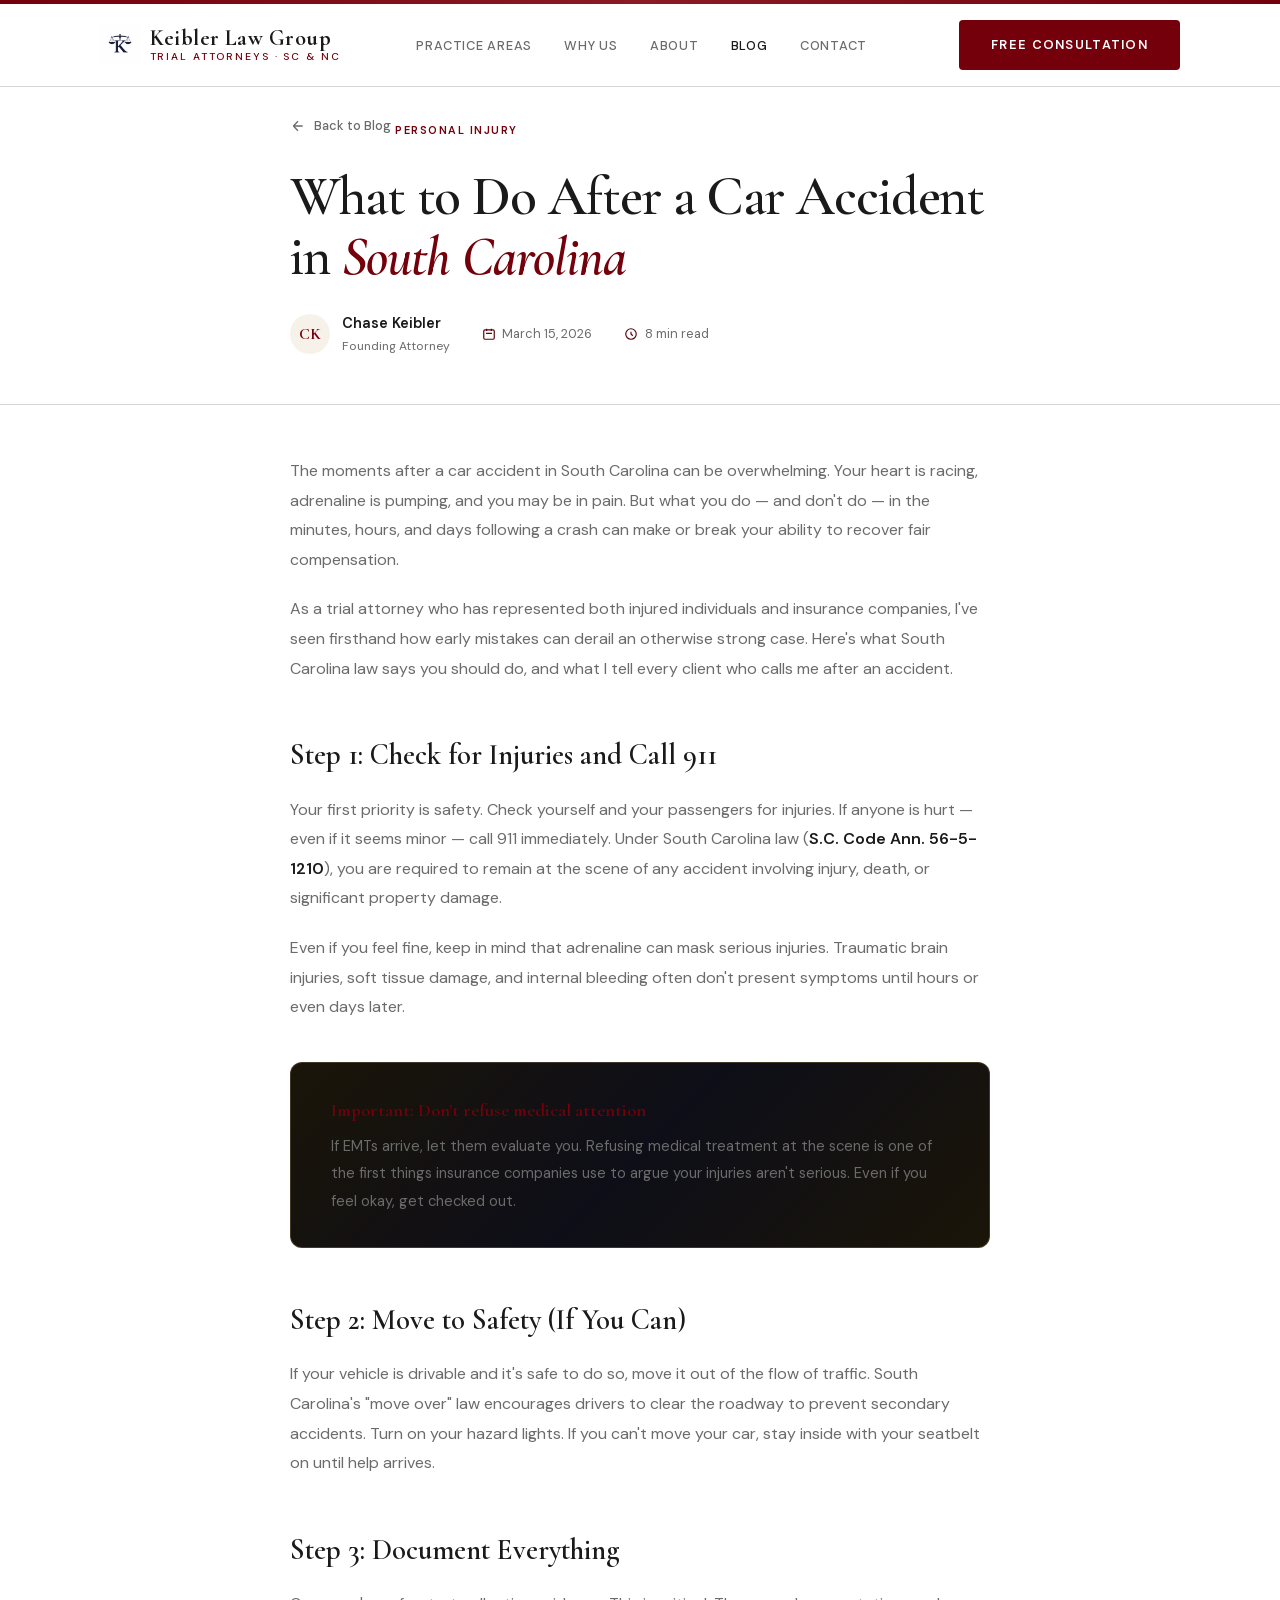
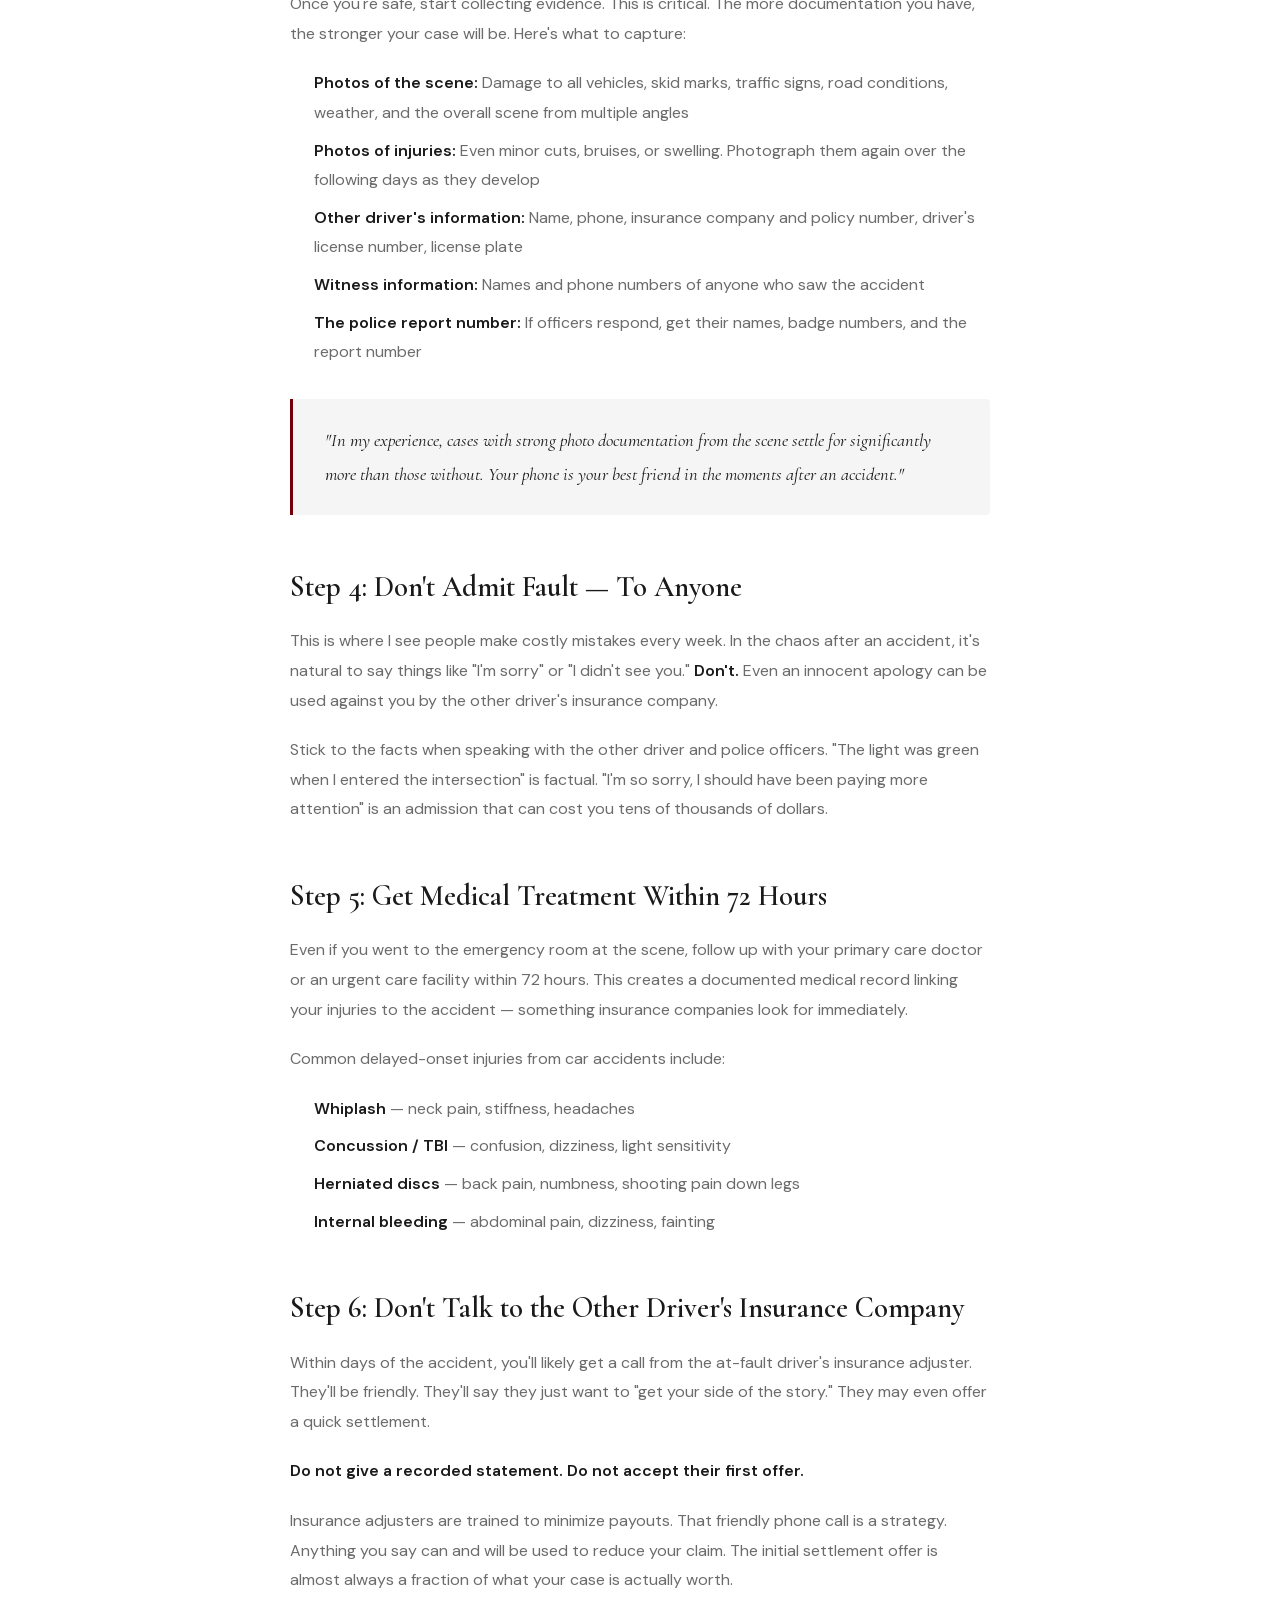
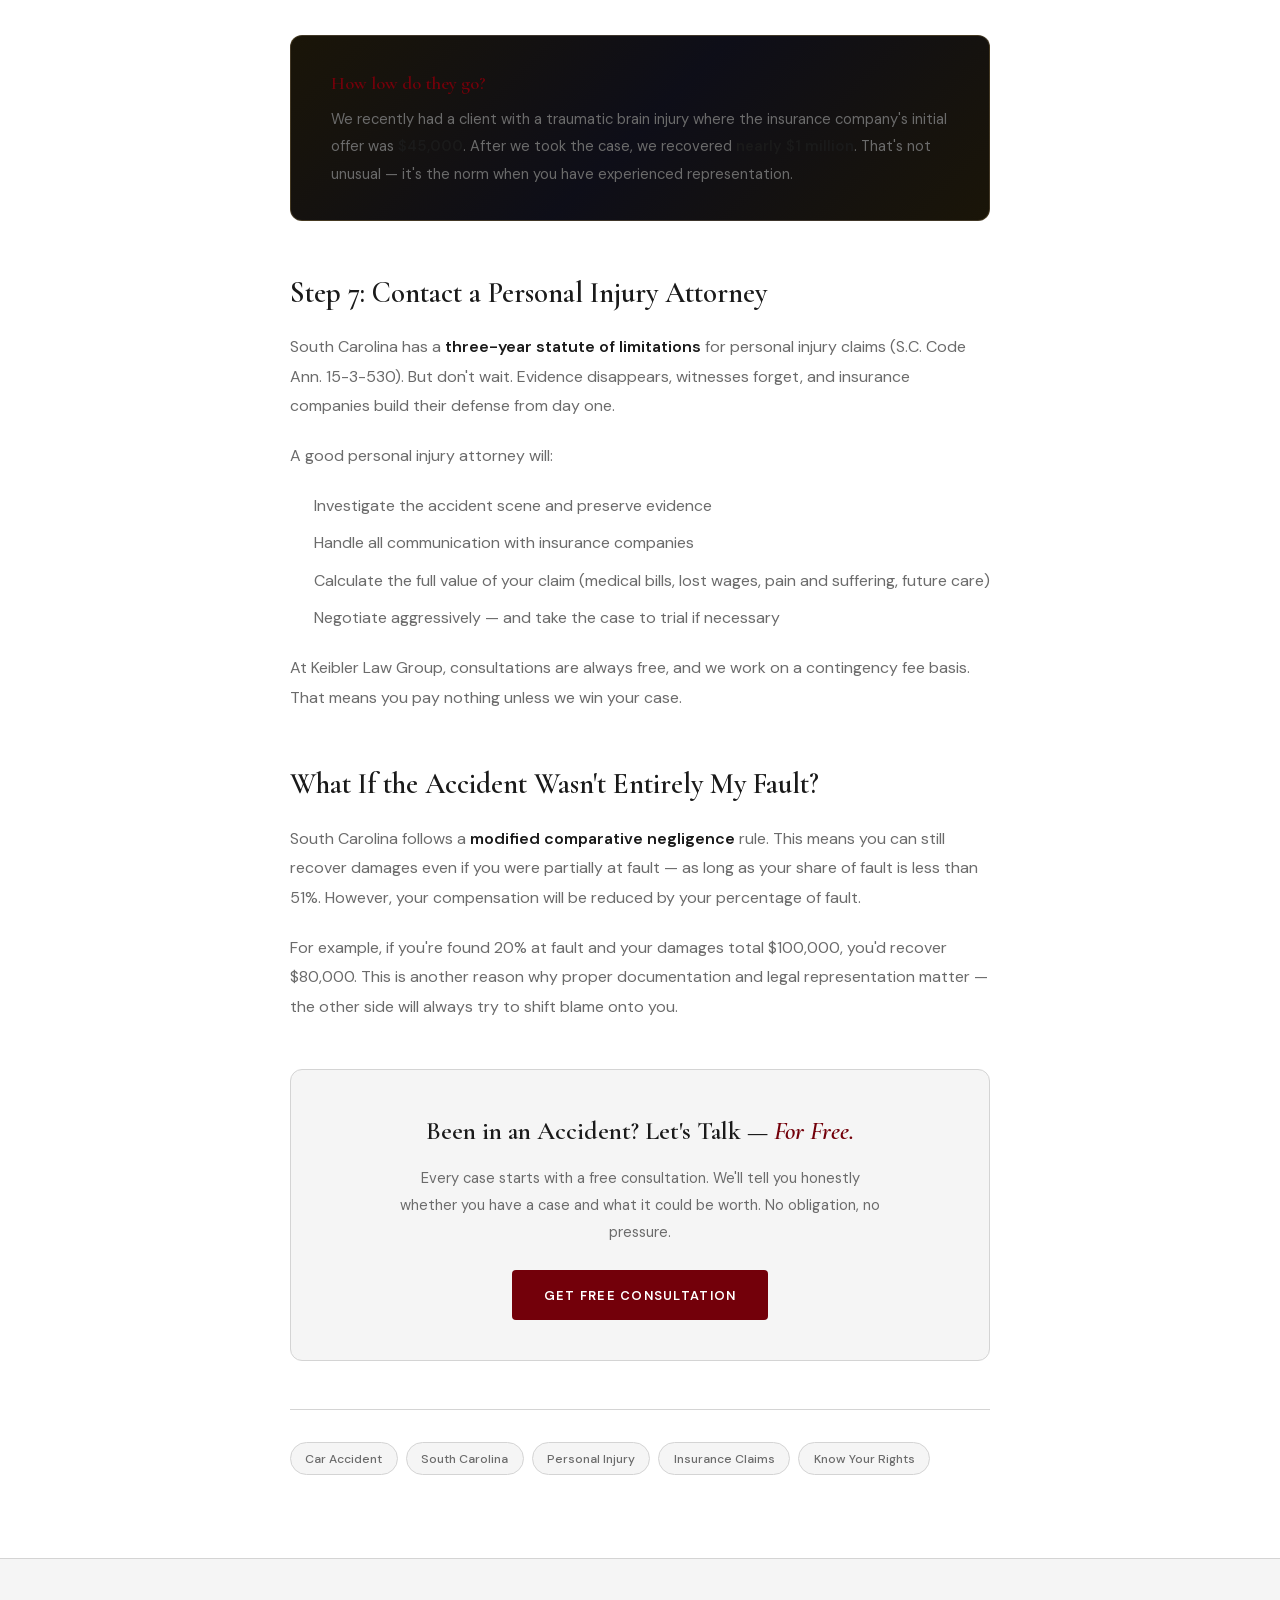
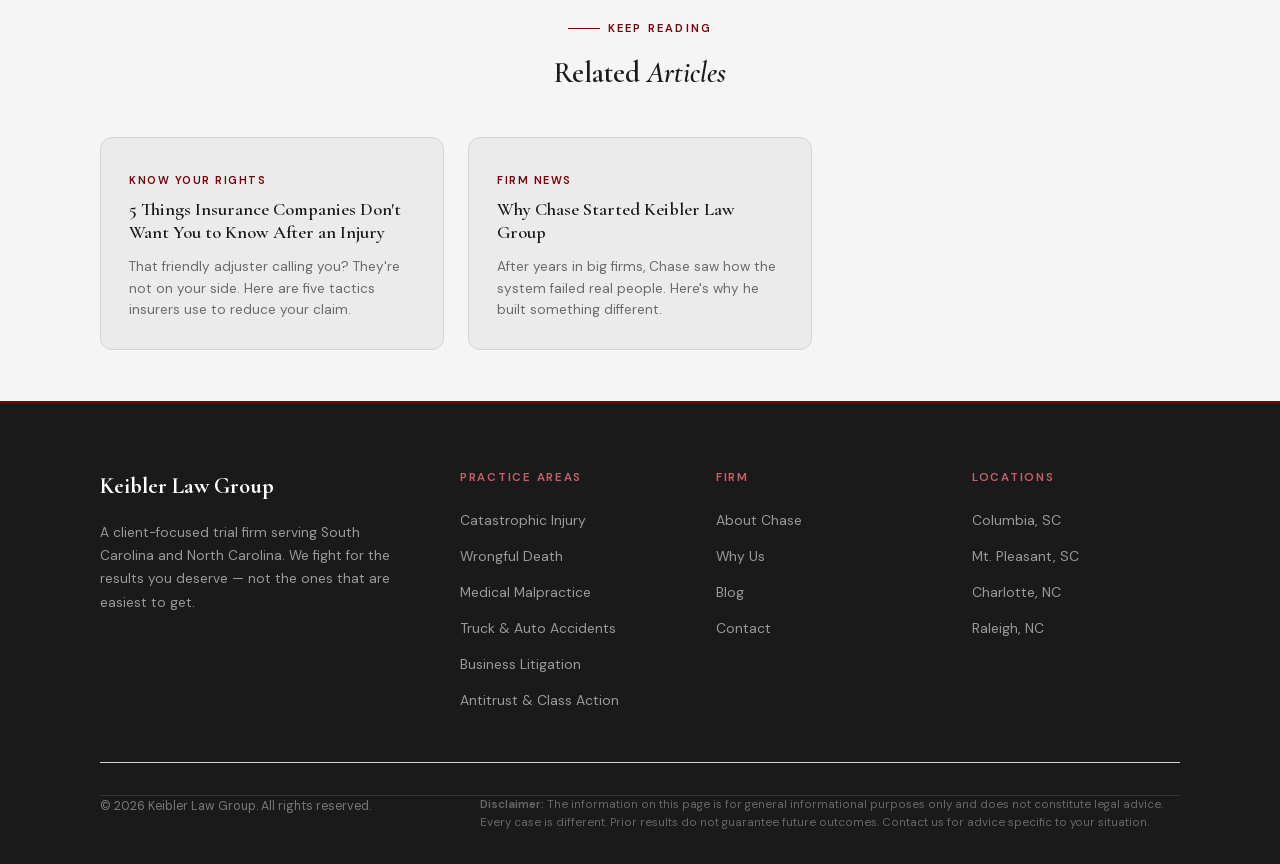
<file: blog/car-accident-south-carolina.html>
<!DOCTYPE html>
<html lang="en">
<head>
  <meta charset="UTF-8" />
  <meta name="viewport" content="width=device-width, initial-scale=1.0" />
  <title>What to Do After a Car Accident in South Carolina | Keibler Law Group</title>
  <meta name="description" content="Step-by-step guide on what to do after a car accident in South Carolina. Protect your rights, document the scene, and understand when to contact an attorney." />

  <link rel="icon" type="image/svg+xml" href="/favicon.svg" />
  <link rel="canonical" href="https://keiblerlawgroup.com/blog/car-accident-south-carolina.html" />

  <meta property="og:type" content="article" />
  <meta property="og:title" content="What to Do After a Car Accident in South Carolina" />
  <meta property="og:description" content="Step-by-step guide on what to do after a car accident in SC. Protect your rights and understand when to contact an attorney." />

  <link rel="preload" href="../fonts/cormorant-garamond-normal.woff2" as="font" type="font/woff2" crossorigin />
  <link rel="preload" href="../fonts/dm-sans.woff2" as="font" type="font/woff2" crossorigin />

  <link rel="stylesheet" href="/css/styles.css" />

  <style>
    /* ============================================================
       ARTICLE STYLES
       ============================================================ */
    .article-hero {
      padding: calc(var(--section-pad) + 4rem) 0 3rem;
      border-bottom: 1px solid var(--clr-border);
    }
    .article-hero .container { max-width: 780px; }
    .article-back {
      display: inline-flex;
      align-items: center;
      gap: 0.5rem;
      font-size: 0.8rem;
      font-weight: 500;
      color: var(--clr-muted);
      margin-bottom: 2rem;
      transition: color var(--dur);
    }
    .article-back:hover { color: var(--clr-gold); }
    .article-category {
      display: inline-block;
      font-size: 0.68rem;
      font-weight: 600;
      letter-spacing: 0.14em;
      text-transform: uppercase;
      color: var(--clr-gold);
      margin-bottom: 1rem;
    }
    .article-hero h1 {
      font-family: var(--font-display);
      font-size: clamp(2.2rem, 5vw, 3.4rem);
      font-weight: 600;
      line-height: 1.1;
      letter-spacing: -0.02em;
      margin-bottom: 1.5rem;
    }
    .article-hero h1 em {
      font-style: italic;
      color: var(--clr-gold);
    }
    .article-meta {
      display: flex;
      align-items: center;
      gap: 2rem;
      flex-wrap: wrap;
    }
    .article-author {
      display: flex;
      align-items: center;
      gap: 0.75rem;
    }
    .article-author-avatar {
      width: 2.5rem;
      height: 2.5rem;
      border-radius: 50%;
      background: rgba(200,169,110,0.15);
      display: flex;
      align-items: center;
      justify-content: center;
      font-family: var(--font-display);
      font-size: 1rem;
      font-weight: 700;
      color: var(--clr-gold);
    }
    .article-author-name {
      font-weight: 600;
      font-size: 0.9rem;
    }
    .article-author-title {
      font-size: 0.76rem;
      color: var(--clr-muted);
    }
    .article-meta-item {
      display: flex;
      align-items: center;
      gap: 0.4rem;
      font-size: 0.8rem;
      color: var(--clr-muted);
    }
    .article-meta-item svg { color: var(--clr-gold-dim); }

    /* Article body */
    .article-body {
      max-width: 780px;
      margin: 0 auto;
      padding: var(--section-pad) clamp(1.25rem, 5vw, 2.5rem);
    }
    .article-body h2 {
      font-family: var(--font-display);
      font-size: 1.8rem;
      font-weight: 600;
      margin-top: 3rem;
      margin-bottom: 1rem;
      color: var(--clr-white);
    }
    .article-body h3 {
      font-family: var(--font-display);
      font-size: 1.3rem;
      font-weight: 600;
      margin-top: 2rem;
      margin-bottom: 0.75rem;
      color: var(--clr-white);
    }
    .article-body p {
      font-size: 1rem;
      color: var(--clr-muted);
      line-height: 1.85;
      margin-bottom: 1.25rem;
    }
    .article-body strong { color: var(--clr-white); }
    .article-body ul, .article-body ol {
      padding-left: 1.5rem;
      margin-bottom: 1.25rem;
    }
    .article-body li {
      font-size: 1rem;
      color: var(--clr-muted);
      line-height: 1.85;
      margin-bottom: 0.5rem;
    }
    .article-body blockquote {
      border-left: 3px solid var(--clr-gold);
      background: var(--clr-surface);
      padding: 1.5rem 2rem;
      margin: 2rem 0;
      border-radius: 0 var(--radius) var(--radius) 0;
    }
    .article-body blockquote p {
      font-family: var(--font-display);
      font-size: 1.15rem;
      font-style: italic;
      color: var(--clr-white);
      margin-bottom: 0;
    }

    /* Callout box */
    .article-callout {
      background: linear-gradient(135deg, #1A1508 0%, #0E0E18 50%, #1A1508 100%);
      border: 1px solid rgba(200,169,110,0.25);
      border-radius: var(--radius-lg);
      padding: 2rem 2.5rem;
      margin: 2.5rem 0;
      position: relative;
    }
    .article-callout h4 {
      font-family: var(--font-display);
      font-size: 1.15rem;
      font-weight: 600;
      color: var(--clr-gold);
      margin-bottom: 0.5rem;
    }
    .article-callout p {
      font-size: 0.92rem;
      margin-bottom: 0;
    }

    /* Article CTA */
    .article-cta {
      background: var(--clr-surface);
      border: 1px solid var(--clr-border);
      border-radius: var(--radius-lg);
      padding: 2.5rem;
      text-align: center;
      margin: 3rem 0;
    }
    .article-cta h3 {
      font-family: var(--font-display);
      font-size: 1.6rem;
      font-weight: 600;
      margin-top: 0;
      margin-bottom: 0.75rem;
    }
    .article-cta h3 em {
      font-style: italic;
      color: var(--clr-gold);
    }
    .article-cta p {
      max-width: 480px;
      margin: 0 auto 1.5rem;
      font-size: 0.92rem;
    }

    /* Share / tags */
    .article-tags {
      display: flex;
      flex-wrap: wrap;
      gap: 0.5rem;
      margin: 3rem 0 2rem;
      padding-top: 2rem;
      border-top: 1px solid var(--clr-border);
    }
    .article-tag {
      background: var(--clr-surface);
      border: 1px solid var(--clr-border);
      color: var(--clr-muted);
      padding: 0.35rem 0.9rem;
      border-radius: 2rem;
      font-size: 0.76rem;
      font-weight: 500;
    }

    /* Related posts */
    .related-posts {
      padding: var(--section-pad) 0;
      background: var(--clr-surface);
      border-top: 1px solid var(--clr-border);
    }
    .related-header {
      text-align: center;
      margin-bottom: 2.5rem;
    }
    .related-header h2 {
      font-family: var(--font-display);
      font-size: 1.8rem;
      font-weight: 600;
    }
    .related-grid {
      display: grid;
      grid-template-columns: repeat(3, 1fr);
      gap: 1.5rem;
    }
    .related-card {
      background: var(--clr-surface-2);
      border: 1px solid var(--clr-border);
      border-radius: var(--radius-lg);
      padding: 1.75rem;
      transition: border-color var(--dur), transform var(--dur) var(--ease);
    }
    .related-card:hover {
      border-color: var(--clr-gold-dim);
      transform: translateY(-2px);
    }
    .related-card .article-category { margin-bottom: 0.5rem; }
    .related-card h3 {
      font-family: var(--font-display);
      font-size: 1.15rem;
      font-weight: 600;
      line-height: 1.25;
      margin-bottom: 0.75rem;
      color: var(--clr-white);
    }
    .related-card p {
      font-size: 0.85rem;
      color: var(--clr-muted);
      line-height: 1.6;
    }
    @media (max-width: 860px) {
      .related-grid { grid-template-columns: 1fr; max-width: 480px; margin: 0 auto; }
    }
  </style>

  <!-- JSON-LD Article -->
  <script type="application/ld+json">
  {
    "@context": "https://schema.org",
    "@type": "Article",
    "headline": "What to Do After a Car Accident in South Carolina: A Step-by-Step Guide",
    "author": {
      "@type": "Person",
      "name": "Chase Keibler"
    },
    "publisher": {
      "@type": "Organization",
      "name": "Keibler Law Group"
    },
    "datePublished": "2026-03-15",
    "description": "Step-by-step guide on what to do after a car accident in South Carolina."
  }
  </script>
</head>
<body>

  <!-- Navigation -->
  <nav id="navbar" class="scrolled">
    <div class="container">
      <div class="nav-inner">
        <a href="/index.html" class="nav-logo">
          <img src="/images/logo-k.png" alt="Keibler Law Group" class="nav-logo-img" />
          <div class="nav-logo-text">
            <span class="firm-name">Keibler Law Group</span>
            <span class="firm-tagline">Trial Attorneys · SC &amp; NC</span>
          </div>
        </a>
        <ul class="nav-links">
          <li><a href="/index.html#practice-areas">Practice Areas</a></li>
          <li><a href="/index.html#why-us">Why Us</a></li>
          <li><a href="/index.html#about">About</a></li>
          <li><a href="/blog.html" style="color:var(--clr-white)">Blog</a></li>
          <li><a href="/index.html#contact">Contact</a></li>
        </ul>
        <a href="/index.html#contact" class="btn btn-primary nav-cta">Free Consultation</a>
        <button class="hamburger" id="hamburgerBtn" aria-label="Toggle menu">
          <span></span><span></span><span></span>
        </button>
      </div>
    </div>
  </nav>

  <div class="mobile-menu" id="mobileMenu" role="dialog" aria-label="Mobile navigation">
    <a href="/index.html#practice-areas" class="mobile-nav-link">Practice Areas</a>
    <a href="/index.html#why-us" class="mobile-nav-link">Why Us</a>
    <a href="/index.html#about" class="mobile-nav-link">About</a>
    <a href="/blog.html" class="mobile-nav-link">Blog</a>
    <a href="/index.html#contact" class="mobile-nav-link">Contact</a>
    <a href="/index.html#contact" class="btn btn-primary" style="margin-top:1rem">Free Consultation</a>
  </div>

  <!-- ============================================================
       ARTICLE HERO
       ============================================================ -->
  <section class="article-hero">
    <div class="container">
      <a href="/blog.html" class="article-back">
        <svg width="16" height="16" fill="none" viewBox="0 0 24 24" stroke="currentColor" stroke-width="2"><path d="M19 12H5m0 0l7 7m-7-7l7-7"/></svg>
        Back to Blog
      </a>
      <span class="article-category">Personal Injury</span>
      <h1>What to Do After a Car Accident in <em>South Carolina</em></h1>
      <div class="article-meta">
        <div class="article-author">
          <div class="article-author-avatar">CK</div>
          <div>
            <div class="article-author-name">Chase Keibler</div>
            <div class="article-author-title">Founding Attorney</div>
          </div>
        </div>
        <div class="article-meta-item">
          <svg width="14" height="14" fill="none" viewBox="0 0 24 24" stroke="currentColor" stroke-width="2"><path d="M8 7V3m8 4V3m-9 8h10M5 21h14a2 2 0 002-2V7a2 2 0 00-2-2H5a2 2 0 00-2 2v12a2 2 0 002 2z"/></svg>
          March 15, 2026
        </div>
        <div class="article-meta-item">
          <svg width="14" height="14" fill="none" viewBox="0 0 24 24" stroke="currentColor" stroke-width="2"><path d="M12 8v4l3 3m6-3a9 9 0 11-18 0 9 9 0 0118 0z"/></svg>
          8 min read
        </div>
      </div>
    </div>
  </section>

  <!-- ============================================================
       ARTICLE BODY
       ============================================================ -->
  <article class="article-body">

    <p>The moments after a car accident in South Carolina can be overwhelming. Your heart is racing, adrenaline is pumping, and you may be in pain. But what you do — and don't do — in the minutes, hours, and days following a crash can make or break your ability to recover fair compensation.</p>

    <p>As a trial attorney who has represented both injured individuals and insurance companies, I've seen firsthand how early mistakes can derail an otherwise strong case. Here's what South Carolina law says you should do, and what I tell every client who calls me after an accident.</p>

    <h2>Step 1: Check for Injuries and Call 911</h2>

    <p>Your first priority is safety. Check yourself and your passengers for injuries. If anyone is hurt — even if it seems minor — call 911 immediately. Under South Carolina law (<strong>S.C. Code Ann. 56-5-1210</strong>), you are required to remain at the scene of any accident involving injury, death, or significant property damage.</p>

    <p>Even if you feel fine, keep in mind that adrenaline can mask serious injuries. Traumatic brain injuries, soft tissue damage, and internal bleeding often don't present symptoms until hours or even days later.</p>

    <div class="article-callout">
      <h4>Important: Don't refuse medical attention</h4>
      <p>If EMTs arrive, let them evaluate you. Refusing medical treatment at the scene is one of the first things insurance companies use to argue your injuries aren't serious. Even if you feel okay, get checked out.</p>
    </div>

    <h2>Step 2: Move to Safety (If You Can)</h2>

    <p>If your vehicle is drivable and it's safe to do so, move it out of the flow of traffic. South Carolina's "move over" law encourages drivers to clear the roadway to prevent secondary accidents. Turn on your hazard lights. If you can't move your car, stay inside with your seatbelt on until help arrives.</p>

    <h2>Step 3: Document Everything</h2>

    <p>Once you're safe, start collecting evidence. This is critical. The more documentation you have, the stronger your case will be. Here's what to capture:</p>

    <ul>
      <li><strong>Photos of the scene:</strong> Damage to all vehicles, skid marks, traffic signs, road conditions, weather, and the overall scene from multiple angles</li>
      <li><strong>Photos of injuries:</strong> Even minor cuts, bruises, or swelling. Photograph them again over the following days as they develop</li>
      <li><strong>Other driver's information:</strong> Name, phone, insurance company and policy number, driver's license number, license plate</li>
      <li><strong>Witness information:</strong> Names and phone numbers of anyone who saw the accident</li>
      <li><strong>The police report number:</strong> If officers respond, get their names, badge numbers, and the report number</li>
    </ul>

    <blockquote>
      <p>"In my experience, cases with strong photo documentation from the scene settle for significantly more than those without. Your phone is your best friend in the moments after an accident."</p>
    </blockquote>

    <h2>Step 4: Don't Admit Fault — To Anyone</h2>

    <p>This is where I see people make costly mistakes every week. In the chaos after an accident, it's natural to say things like "I'm sorry" or "I didn't see you." <strong>Don't.</strong> Even an innocent apology can be used against you by the other driver's insurance company.</p>

    <p>Stick to the facts when speaking with the other driver and police officers. "The light was green when I entered the intersection" is factual. "I'm so sorry, I should have been paying more attention" is an admission that can cost you tens of thousands of dollars.</p>

    <h2>Step 5: Get Medical Treatment Within 72 Hours</h2>

    <p>Even if you went to the emergency room at the scene, follow up with your primary care doctor or an urgent care facility within 72 hours. This creates a documented medical record linking your injuries to the accident — something insurance companies look for immediately.</p>

    <p>Common delayed-onset injuries from car accidents include:</p>

    <ul>
      <li><strong>Whiplash</strong> — neck pain, stiffness, headaches</li>
      <li><strong>Concussion / TBI</strong> — confusion, dizziness, light sensitivity</li>
      <li><strong>Herniated discs</strong> — back pain, numbness, shooting pain down legs</li>
      <li><strong>Internal bleeding</strong> — abdominal pain, dizziness, fainting</li>
    </ul>

    <h2>Step 6: Don't Talk to the Other Driver's Insurance Company</h2>

    <p>Within days of the accident, you'll likely get a call from the at-fault driver's insurance adjuster. They'll be friendly. They'll say they just want to "get your side of the story." They may even offer a quick settlement.</p>

    <p><strong>Do not give a recorded statement. Do not accept their first offer.</strong></p>

    <p>Insurance adjusters are trained to minimize payouts. That friendly phone call is a strategy. Anything you say can and will be used to reduce your claim. The initial settlement offer is almost always a fraction of what your case is actually worth.</p>

    <div class="article-callout">
      <h4>How low do they go?</h4>
      <p>We recently had a client with a traumatic brain injury where the insurance company's initial offer was <strong>$45,000</strong>. After we took the case, we recovered <strong>nearly $1 million</strong>. That's not unusual — it's the norm when you have experienced representation.</p>
    </div>

    <h2>Step 7: Contact a Personal Injury Attorney</h2>

    <p>South Carolina has a <strong>three-year statute of limitations</strong> for personal injury claims (S.C. Code Ann. 15-3-530). But don't wait. Evidence disappears, witnesses forget, and insurance companies build their defense from day one.</p>

    <p>A good personal injury attorney will:</p>

    <ul>
      <li>Investigate the accident scene and preserve evidence</li>
      <li>Handle all communication with insurance companies</li>
      <li>Calculate the full value of your claim (medical bills, lost wages, pain and suffering, future care)</li>
      <li>Negotiate aggressively — and take the case to trial if necessary</li>
    </ul>

    <p>At Keibler Law Group, consultations are always free, and we work on a contingency fee basis. That means you pay nothing unless we win your case.</p>

    <h2>What If the Accident Wasn't Entirely My Fault?</h2>

    <p>South Carolina follows a <strong>modified comparative negligence</strong> rule. This means you can still recover damages even if you were partially at fault — as long as your share of fault is less than 51%. However, your compensation will be reduced by your percentage of fault.</p>

    <p>For example, if you're found 20% at fault and your damages total $100,000, you'd recover $80,000. This is another reason why proper documentation and legal representation matter — the other side will always try to shift blame onto you.</p>

    <!-- CTA -->
    <div class="article-cta">
      <h3>Been in an Accident? Let's Talk — <em>For Free.</em></h3>
      <p>Every case starts with a free consultation. We'll tell you honestly whether you have a case and what it could be worth. No obligation, no pressure.</p>
      <a href="/index.html#contact" class="btn btn-primary">Get Free Consultation</a>
    </div>

    <!-- Tags -->
    <div class="article-tags">
      <span class="article-tag">Car Accident</span>
      <span class="article-tag">South Carolina</span>
      <span class="article-tag">Personal Injury</span>
      <span class="article-tag">Insurance Claims</span>
      <span class="article-tag">Know Your Rights</span>
    </div>

  </article>

  <!-- ============================================================
       RELATED POSTS
       ============================================================ -->
  <section class="related-posts">
    <div class="container">
      <div class="related-header">
        <span class="label" style="justify-content:center;display:inline-flex">Keep Reading</span>
        <h2 style="margin-top:0.75rem">Related <em>Articles</em></h2>
      </div>
      <div class="related-grid">
        <a href="/blog/insurance-company-secrets.html" class="related-card">
          <span class="article-category">Know Your Rights</span>
          <h3>5 Things Insurance Companies Don't Want You to Know After an Injury</h3>
          <p>That friendly adjuster calling you? They're not on your side. Here are five tactics insurers use to reduce your claim.</p>
        </a>
        <a href="/blog/why-chase-started-keibler-law.html" class="related-card">
          <span class="article-category">Firm News</span>
          <h3>Why Chase Started Keibler Law Group</h3>
          <p>After years in big firms, Chase saw how the system failed real people. Here's why he built something different.</p>
        </a>
      </div>
    </div>
  </section>

  <!-- Footer -->
  <footer>
    <div class="container">
      <div class="footer-top">
        <div class="footer-brand">
          <div class="firm-name">Keibler Law Group</div>
          <p>A client-focused trial firm serving South Carolina and North Carolina. We fight for the results you deserve — not the ones that are easiest to get.</p>
        </div>
        <div class="footer-col">
          <h5>Practice Areas</h5>
          <ul>
            <li><a href="/index.html#practice-areas">Catastrophic Injury</a></li>
            <li><a href="/index.html#practice-areas">Wrongful Death</a></li>
            <li><a href="/index.html#practice-areas">Medical Malpractice</a></li>
            <li><a href="/index.html#practice-areas">Truck &amp; Auto Accidents</a></li>
            <li><a href="/index.html#practice-areas">Business Litigation</a></li>
            <li><a href="/index.html#practice-areas">Antitrust &amp; Class Action</a></li>
          </ul>
        </div>
        <div class="footer-col">
          <h5>Firm</h5>
          <ul>
            <li><a href="/index.html#about">About Chase</a></li>
            <li><a href="/index.html#why-us">Why Us</a></li>
            <li><a href="/blog.html">Blog</a></li>
            <li><a href="/index.html#contact">Contact</a></li>
          </ul>
        </div>
        <div class="footer-col">
          <h5>Locations</h5>
          <ul>
            <li><a href="/index.html#contact">Columbia, SC</a></li>
            <li><a href="/index.html#contact">Mt. Pleasant, SC</a></li>
            <li><a href="/index.html#contact">Charlotte, NC</a></li>
            <li><a href="/index.html#contact">Raleigh, NC</a></li>
          </ul>
        </div>
      </div>
      <div class="footer-bottom">
        <div class="footer-copy">&copy; 2025 Keibler Law Group. All rights reserved.</div>
        <div class="footer-disclaimer">
          <strong>Disclaimer:</strong> The information on this page is for general informational purposes only and does not constitute legal advice. Every case is different. Prior results do not guarantee future outcomes. Contact us for advice specific to your situation.
        </div>
      </div>
    </div>
  </footer>

  <script>
    const hamburgerBtn = document.getElementById('hamburgerBtn');
    const mobileMenu = document.getElementById('mobileMenu');
    hamburgerBtn.addEventListener('click', () => {
      hamburgerBtn.classList.toggle('open');
      mobileMenu.classList.toggle('open');
      document.body.style.overflow = mobileMenu.classList.contains('open') ? 'hidden' : '';
    });
    document.querySelectorAll('.mobile-nav-link').forEach(link => {
      link.addEventListener('click', () => {
        hamburgerBtn.classList.remove('open');
        mobileMenu.classList.remove('open');
        document.body.style.overflow = '';
      });
    });
    const yearEl = document.querySelector('.footer-copy');
    if (yearEl) yearEl.innerHTML = yearEl.innerHTML.replace('2025', new Date().getFullYear());
  </script>

</body>
</html>
</file>
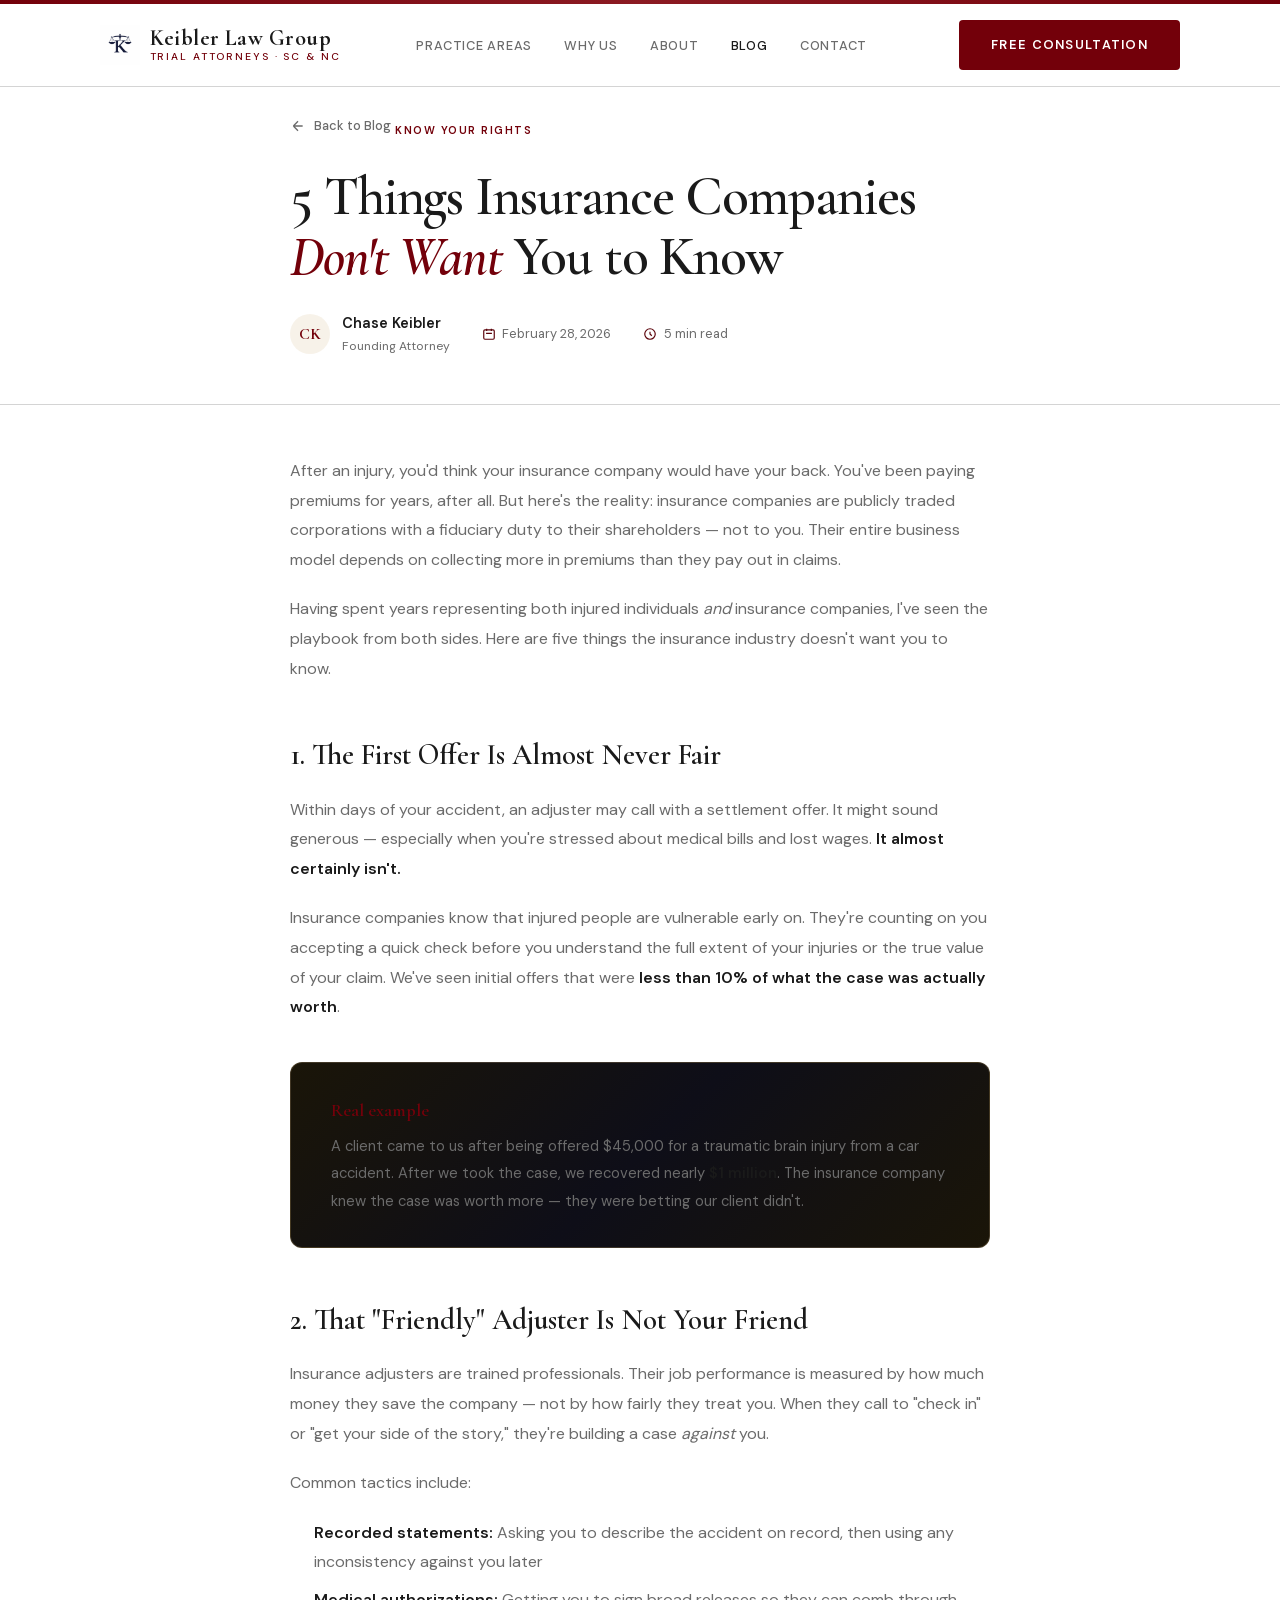
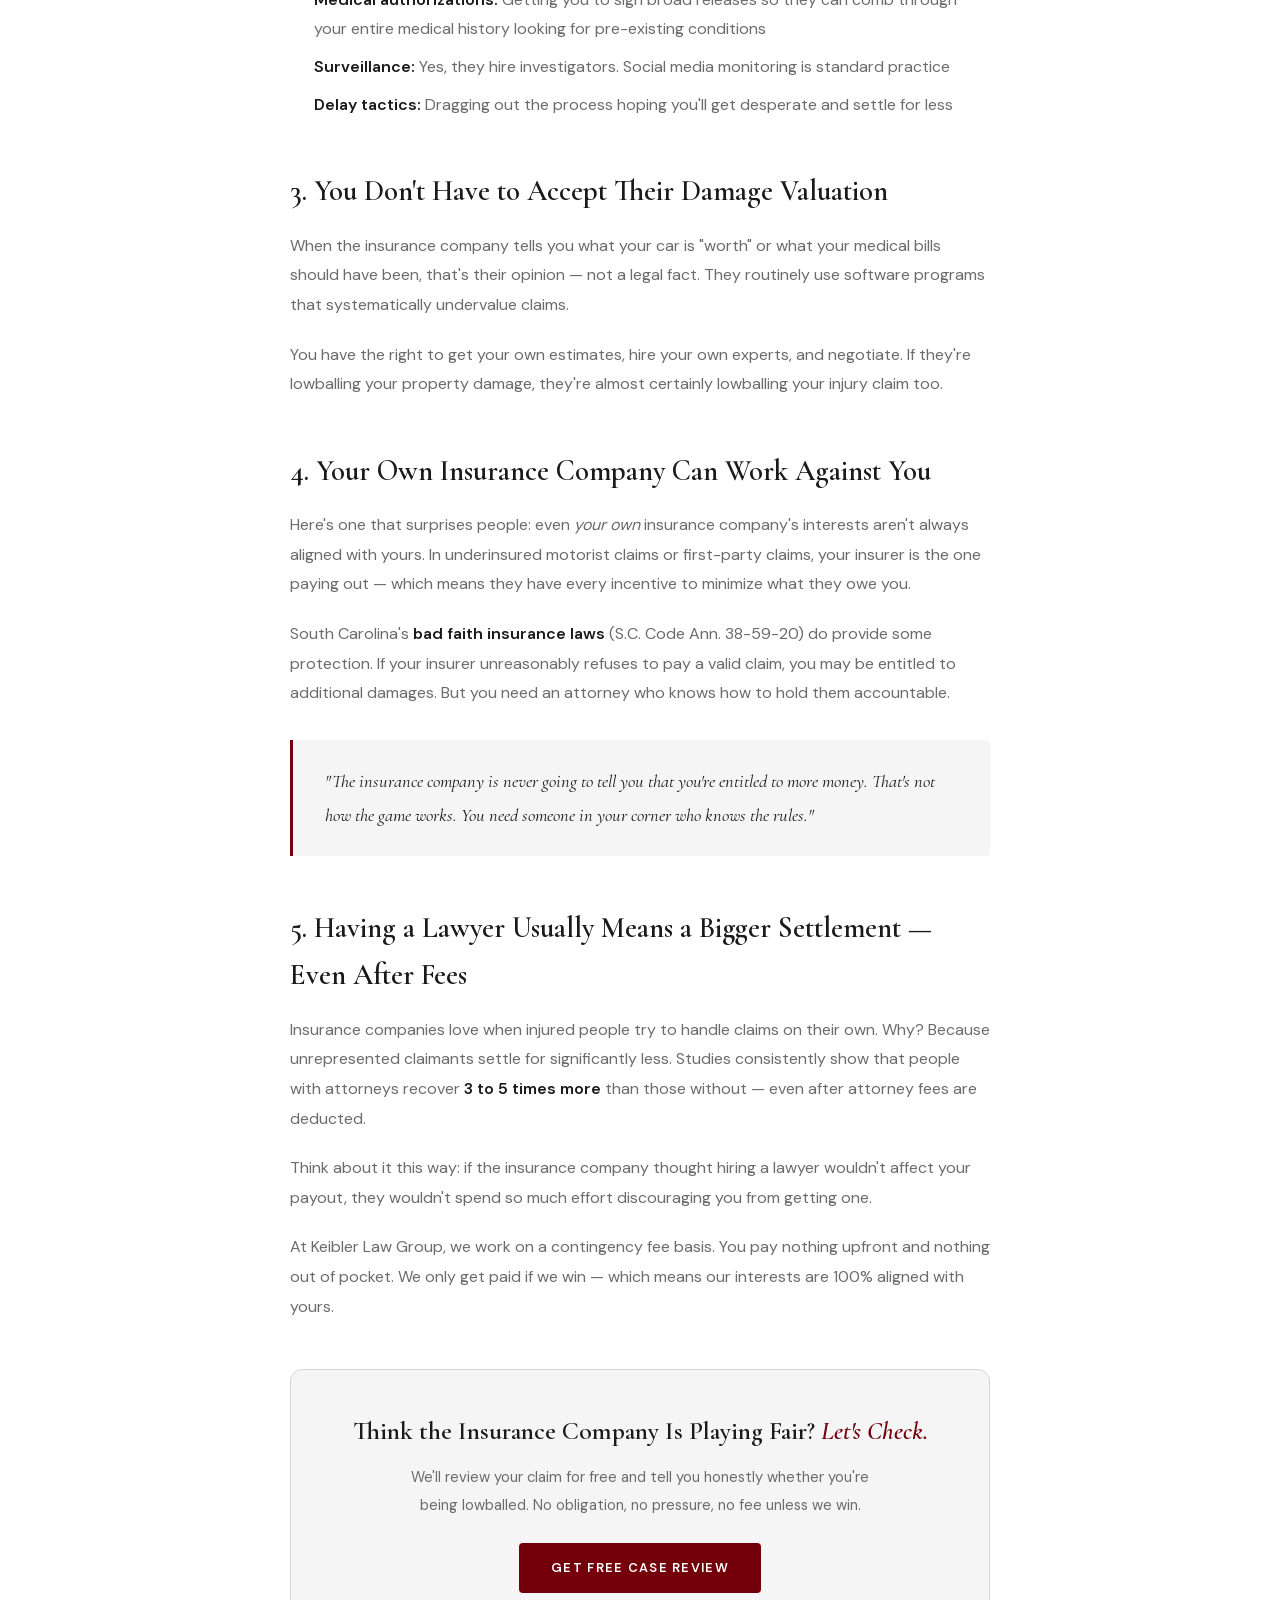
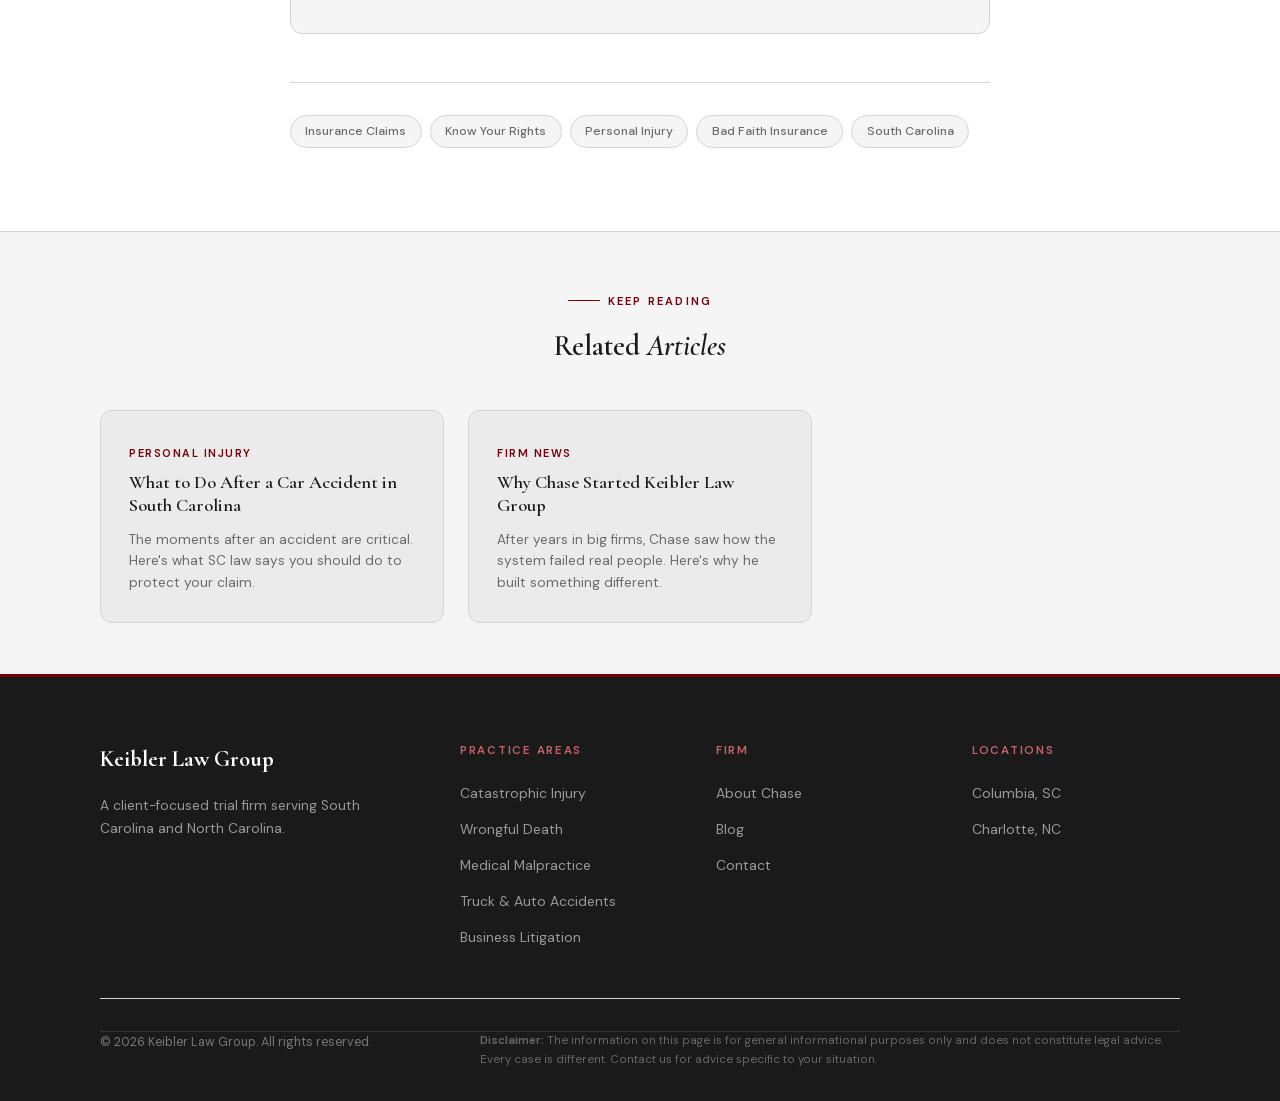
<file: blog/insurance-company-secrets.html>
<!DOCTYPE html>
<html lang="en">
<head>
  <meta charset="UTF-8" />
  <meta name="viewport" content="width=device-width, initial-scale=1.0" />
  <title>5 Things Insurance Companies Don't Want You to Know | Keibler Law Group</title>
  <meta name="description" content="Insurance adjusters aren't on your side. Learn the five tactics they use to minimize your injury claim and how to protect yourself in SC & NC." />

  <link rel="icon" type="image/svg+xml" href="/favicon.svg" />
  <link rel="canonical" href="https://keiblerlawgroup.com/blog/insurance-company-secrets.html" />

  <meta property="og:type" content="article" />
  <meta property="og:title" content="5 Things Insurance Companies Don't Want You to Know After an Injury" />
  <meta property="og:description" content="Insurance adjusters aren't on your side. Learn five tactics they use to minimize your claim." />

  <link rel="preload" href="../fonts/cormorant-garamond-normal.woff2" as="font" type="font/woff2" crossorigin />
  <link rel="preload" href="../fonts/dm-sans.woff2" as="font" type="font/woff2" crossorigin />

  <link rel="stylesheet" href="/css/styles.css" />

  <style>
    .article-hero {
      padding: calc(var(--section-pad) + 4rem) 0 3rem;
      border-bottom: 1px solid var(--clr-border);
    }
    .article-hero .container { max-width: 780px; }
    .article-back {
      display: inline-flex; align-items: center; gap: 0.5rem;
      font-size: 0.8rem; font-weight: 500; color: var(--clr-muted);
      margin-bottom: 2rem; transition: color var(--dur);
    }
    .article-back:hover { color: var(--clr-gold); }
    .article-category {
      display: inline-block; font-size: 0.68rem; font-weight: 600;
      letter-spacing: 0.14em; text-transform: uppercase;
      color: var(--clr-gold); margin-bottom: 1rem;
    }
    .article-hero h1 {
      font-family: var(--font-display);
      font-size: clamp(2.2rem, 5vw, 3.4rem);
      font-weight: 600; line-height: 1.1; letter-spacing: -0.02em;
      margin-bottom: 1.5rem;
    }
    .article-hero h1 em { font-style: italic; color: var(--clr-gold); }
    .article-meta {
      display: flex; align-items: center; gap: 2rem; flex-wrap: wrap;
    }
    .article-author {
      display: flex; align-items: center; gap: 0.75rem;
    }
    .article-author-avatar {
      width: 2.5rem; height: 2.5rem; border-radius: 50%;
      background: rgba(200,169,110,0.15); display: flex;
      align-items: center; justify-content: center;
      font-family: var(--font-display); font-size: 1rem;
      font-weight: 700; color: var(--clr-gold);
    }
    .article-author-name { font-weight: 600; font-size: 0.9rem; }
    .article-author-title { font-size: 0.76rem; color: var(--clr-muted); }
    .article-meta-item {
      display: flex; align-items: center; gap: 0.4rem;
      font-size: 0.8rem; color: var(--clr-muted);
    }
    .article-meta-item svg { color: var(--clr-gold-dim); }
    .article-body {
      max-width: 780px; margin: 0 auto;
      padding: var(--section-pad) clamp(1.25rem, 5vw, 2.5rem);
    }
    .article-body h2 {
      font-family: var(--font-display); font-size: 1.8rem;
      font-weight: 600; margin-top: 3rem; margin-bottom: 1rem;
      color: var(--clr-white);
    }
    .article-body h3 {
      font-family: var(--font-display); font-size: 1.3rem;
      font-weight: 600; margin-top: 2rem; margin-bottom: 0.75rem;
      color: var(--clr-white);
    }
    .article-body p {
      font-size: 1rem; color: var(--clr-muted);
      line-height: 1.85; margin-bottom: 1.25rem;
    }
    .article-body strong { color: var(--clr-white); }
    .article-body ul, .article-body ol {
      padding-left: 1.5rem; margin-bottom: 1.25rem;
    }
    .article-body li {
      font-size: 1rem; color: var(--clr-muted);
      line-height: 1.85; margin-bottom: 0.5rem;
    }
    .article-body blockquote {
      border-left: 3px solid var(--clr-gold);
      background: var(--clr-surface); padding: 1.5rem 2rem;
      margin: 2rem 0; border-radius: 0 var(--radius) var(--radius) 0;
    }
    .article-body blockquote p {
      font-family: var(--font-display); font-size: 1.15rem;
      font-style: italic; color: var(--clr-white); margin-bottom: 0;
    }
    .article-callout {
      background: linear-gradient(135deg, #1A1508 0%, #0E0E18 50%, #1A1508 100%);
      border: 1px solid rgba(200,169,110,0.25);
      border-radius: var(--radius-lg); padding: 2rem 2.5rem; margin: 2.5rem 0;
    }
    .article-callout h4 {
      font-family: var(--font-display); font-size: 1.15rem;
      font-weight: 600; color: var(--clr-gold); margin-bottom: 0.5rem;
    }
    .article-callout p { font-size: 0.92rem; margin-bottom: 0; }
    .article-cta {
      background: var(--clr-surface); border: 1px solid var(--clr-border);
      border-radius: var(--radius-lg); padding: 2.5rem;
      text-align: center; margin: 3rem 0;
    }
    .article-cta h3 {
      font-family: var(--font-display); font-size: 1.6rem;
      font-weight: 600; margin-top: 0; margin-bottom: 0.75rem;
    }
    .article-cta h3 em { font-style: italic; color: var(--clr-gold); }
    .article-cta p { max-width: 480px; margin: 0 auto 1.5rem; font-size: 0.92rem; }
    .article-tags {
      display: flex; flex-wrap: wrap; gap: 0.5rem;
      margin: 3rem 0 2rem; padding-top: 2rem;
      border-top: 1px solid var(--clr-border);
    }
    .article-tag {
      background: var(--clr-surface); border: 1px solid var(--clr-border);
      color: var(--clr-muted); padding: 0.35rem 0.9rem;
      border-radius: 2rem; font-size: 0.76rem; font-weight: 500;
    }
    .related-posts {
      padding: var(--section-pad) 0; background: var(--clr-surface);
      border-top: 1px solid var(--clr-border);
    }
    .related-header { text-align: center; margin-bottom: 2.5rem; }
    .related-header h2 { font-family: var(--font-display); font-size: 1.8rem; font-weight: 600; }
    .related-grid {
      display: grid; grid-template-columns: repeat(3, 1fr); gap: 1.5rem;
    }
    .related-card {
      background: var(--clr-surface-2); border: 1px solid var(--clr-border);
      border-radius: var(--radius-lg); padding: 1.75rem;
      transition: border-color var(--dur), transform var(--dur) var(--ease);
    }
    .related-card:hover { border-color: var(--clr-gold-dim); transform: translateY(-2px); }
    .related-card .article-category { margin-bottom: 0.5rem; }
    .related-card h3 {
      font-family: var(--font-display); font-size: 1.15rem;
      font-weight: 600; line-height: 1.25; margin-bottom: 0.75rem;
      color: var(--clr-white);
    }
    .related-card p { font-size: 0.85rem; color: var(--clr-muted); line-height: 1.6; }
    @media (max-width: 860px) {
      .related-grid { grid-template-columns: 1fr; max-width: 480px; margin: 0 auto; }
    }
  </style>

  <script type="application/ld+json">
  {
    "@context": "https://schema.org",
    "@type": "Article",
    "headline": "5 Things Insurance Companies Don't Want You to Know After an Injury",
    "author": { "@type": "Person", "name": "Chase Keibler" },
    "publisher": { "@type": "Organization", "name": "Keibler Law Group" },
    "datePublished": "2026-02-28",
    "description": "Insurance adjusters aren't on your side. Learn five tactics they use to minimize your injury claim."
  }
  </script>
</head>
<body>

  <nav id="navbar" class="scrolled">
    <div class="container">
      <div class="nav-inner">
        <a href="/index.html" class="nav-logo">
          <img src="/images/logo-k.png" alt="Keibler Law Group" class="nav-logo-img" />
          <div class="nav-logo-text">
            <span class="firm-name">Keibler Law Group</span>
            <span class="firm-tagline">Trial Attorneys · SC &amp; NC</span>
          </div>
        </a>
        <ul class="nav-links">
          <li><a href="/index.html#practice-areas">Practice Areas</a></li>
          <li><a href="/index.html#why-us">Why Us</a></li>
          <li><a href="/index.html#about">About</a></li>
          <li><a href="/blog.html" style="color:var(--clr-white)">Blog</a></li>
          <li><a href="/index.html#contact">Contact</a></li>
        </ul>
        <a href="/index.html#contact" class="btn btn-primary nav-cta">Free Consultation</a>
        <button class="hamburger" id="hamburgerBtn" aria-label="Toggle menu">
          <span></span><span></span><span></span>
        </button>
      </div>
    </div>
  </nav>

  <div class="mobile-menu" id="mobileMenu" role="dialog" aria-label="Mobile navigation">
    <a href="/index.html#practice-areas" class="mobile-nav-link">Practice Areas</a>
    <a href="/index.html#why-us" class="mobile-nav-link">Why Us</a>
    <a href="/index.html#about" class="mobile-nav-link">About</a>
    <a href="/blog.html" class="mobile-nav-link">Blog</a>
    <a href="/index.html#contact" class="mobile-nav-link">Contact</a>
    <a href="/index.html#contact" class="btn btn-primary" style="margin-top:1rem">Free Consultation</a>
  </div>

  <section class="article-hero">
    <div class="container">
      <a href="/blog.html" class="article-back">
        <svg width="16" height="16" fill="none" viewBox="0 0 24 24" stroke="currentColor" stroke-width="2"><path d="M19 12H5m0 0l7 7m-7-7l7-7"/></svg>
        Back to Blog
      </a>
      <span class="article-category">Know Your Rights</span>
      <h1>5 Things Insurance Companies <em>Don't Want</em> You to Know</h1>
      <div class="article-meta">
        <div class="article-author">
          <div class="article-author-avatar">CK</div>
          <div>
            <div class="article-author-name">Chase Keibler</div>
            <div class="article-author-title">Founding Attorney</div>
          </div>
        </div>
        <div class="article-meta-item">
          <svg width="14" height="14" fill="none" viewBox="0 0 24 24" stroke="currentColor" stroke-width="2"><path d="M8 7V3m8 4V3m-9 8h10M5 21h14a2 2 0 002-2V7a2 2 0 00-2-2H5a2 2 0 00-2 2v12a2 2 0 002 2z"/></svg>
          February 28, 2026
        </div>
        <div class="article-meta-item">
          <svg width="14" height="14" fill="none" viewBox="0 0 24 24" stroke="currentColor" stroke-width="2"><path d="M12 8v4l3 3m6-3a9 9 0 11-18 0 9 9 0 0118 0z"/></svg>
          5 min read
        </div>
      </div>
    </div>
  </section>

  <article class="article-body">

    <p>After an injury, you'd think your insurance company would have your back. You've been paying premiums for years, after all. But here's the reality: insurance companies are publicly traded corporations with a fiduciary duty to their shareholders — not to you. Their entire business model depends on collecting more in premiums than they pay out in claims.</p>

    <p>Having spent years representing both injured individuals <em>and</em> insurance companies, I've seen the playbook from both sides. Here are five things the insurance industry doesn't want you to know.</p>

    <h2>1. The First Offer Is Almost Never Fair</h2>

    <p>Within days of your accident, an adjuster may call with a settlement offer. It might sound generous — especially when you're stressed about medical bills and lost wages. <strong>It almost certainly isn't.</strong></p>

    <p>Insurance companies know that injured people are vulnerable early on. They're counting on you accepting a quick check before you understand the full extent of your injuries or the true value of your claim. We've seen initial offers that were <strong>less than 10% of what the case was actually worth</strong>.</p>

    <div class="article-callout">
      <h4>Real example</h4>
      <p>A client came to us after being offered $45,000 for a traumatic brain injury from a car accident. After we took the case, we recovered nearly <strong>$1 million</strong>. The insurance company knew the case was worth more — they were betting our client didn't.</p>
    </div>

    <h2>2. That "Friendly" Adjuster Is Not Your Friend</h2>

    <p>Insurance adjusters are trained professionals. Their job performance is measured by how much money they save the company — not by how fairly they treat you. When they call to "check in" or "get your side of the story," they're building a case <em>against</em> you.</p>

    <p>Common tactics include:</p>

    <ul>
      <li><strong>Recorded statements:</strong> Asking you to describe the accident on record, then using any inconsistency against you later</li>
      <li><strong>Medical authorizations:</strong> Getting you to sign broad releases so they can comb through your entire medical history looking for pre-existing conditions</li>
      <li><strong>Surveillance:</strong> Yes, they hire investigators. Social media monitoring is standard practice</li>
      <li><strong>Delay tactics:</strong> Dragging out the process hoping you'll get desperate and settle for less</li>
    </ul>

    <h2>3. You Don't Have to Accept Their Damage Valuation</h2>

    <p>When the insurance company tells you what your car is "worth" or what your medical bills should have been, that's their opinion — not a legal fact. They routinely use software programs that systematically undervalue claims.</p>

    <p>You have the right to get your own estimates, hire your own experts, and negotiate. If they're lowballing your property damage, they're almost certainly lowballing your injury claim too.</p>

    <h2>4. Your Own Insurance Company Can Work Against You</h2>

    <p>Here's one that surprises people: even <em>your own</em> insurance company's interests aren't always aligned with yours. In underinsured motorist claims or first-party claims, your insurer is the one paying out — which means they have every incentive to minimize what they owe you.</p>

    <p>South Carolina's <strong>bad faith insurance laws</strong> (S.C. Code Ann. 38-59-20) do provide some protection. If your insurer unreasonably refuses to pay a valid claim, you may be entitled to additional damages. But you need an attorney who knows how to hold them accountable.</p>

    <blockquote>
      <p>"The insurance company is never going to tell you that you're entitled to more money. That's not how the game works. You need someone in your corner who knows the rules."</p>
    </blockquote>

    <h2>5. Having a Lawyer Usually Means a Bigger Settlement — Even After Fees</h2>

    <p>Insurance companies love when injured people try to handle claims on their own. Why? Because unrepresented claimants settle for significantly less. Studies consistently show that people with attorneys recover <strong>3 to 5 times more</strong> than those without — even after attorney fees are deducted.</p>

    <p>Think about it this way: if the insurance company thought hiring a lawyer wouldn't affect your payout, they wouldn't spend so much effort discouraging you from getting one.</p>

    <p>At Keibler Law Group, we work on a contingency fee basis. You pay nothing upfront and nothing out of pocket. We only get paid if we win — which means our interests are 100% aligned with yours.</p>

    <div class="article-cta">
      <h3>Think the Insurance Company Is Playing Fair? <em>Let's Check.</em></h3>
      <p>We'll review your claim for free and tell you honestly whether you're being lowballed. No obligation, no pressure, no fee unless we win.</p>
      <a href="/index.html#contact" class="btn btn-primary">Get Free Case Review</a>
    </div>

    <div class="article-tags">
      <span class="article-tag">Insurance Claims</span>
      <span class="article-tag">Know Your Rights</span>
      <span class="article-tag">Personal Injury</span>
      <span class="article-tag">Bad Faith Insurance</span>
      <span class="article-tag">South Carolina</span>
    </div>

  </article>

  <section class="related-posts">
    <div class="container">
      <div class="related-header">
        <span class="label" style="justify-content:center;display:inline-flex">Keep Reading</span>
        <h2 style="margin-top:0.75rem">Related <em>Articles</em></h2>
      </div>
      <div class="related-grid">
        <a href="/blog/car-accident-south-carolina.html" class="related-card">
          <span class="article-category">Personal Injury</span>
          <h3>What to Do After a Car Accident in South Carolina</h3>
          <p>The moments after an accident are critical. Here's what SC law says you should do to protect your claim.</p>
        </a>
        <a href="/blog/why-chase-started-keibler-law.html" class="related-card">
          <span class="article-category">Firm News</span>
          <h3>Why Chase Started Keibler Law Group</h3>
          <p>After years in big firms, Chase saw how the system failed real people. Here's why he built something different.</p>
        </a>
      </div>
    </div>
  </section>

  <footer>
    <div class="container">
      <div class="footer-top">
        <div class="footer-brand">
          <div class="firm-name">Keibler Law Group</div>
          <p>A client-focused trial firm serving South Carolina and North Carolina.</p>
        </div>
        <div class="footer-col">
          <h5>Practice Areas</h5>
          <ul>
            <li><a href="/index.html#practice-areas">Catastrophic Injury</a></li>
            <li><a href="/index.html#practice-areas">Wrongful Death</a></li>
            <li><a href="/index.html#practice-areas">Medical Malpractice</a></li>
            <li><a href="/index.html#practice-areas">Truck &amp; Auto Accidents</a></li>
            <li><a href="/index.html#practice-areas">Business Litigation</a></li>
          </ul>
        </div>
        <div class="footer-col">
          <h5>Firm</h5>
          <ul>
            <li><a href="/index.html#about">About Chase</a></li>
            <li><a href="/blog.html">Blog</a></li>
            <li><a href="/index.html#contact">Contact</a></li>
          </ul>
        </div>
        <div class="footer-col">
          <h5>Locations</h5>
          <ul>
            <li><a href="/index.html#contact">Columbia, SC</a></li>
            <li><a href="/index.html#contact">Charlotte, NC</a></li>
          </ul>
        </div>
      </div>
      <div class="footer-bottom">
        <div class="footer-copy">&copy; 2025 Keibler Law Group. All rights reserved.</div>
        <div class="footer-disclaimer">
          <strong>Disclaimer:</strong> The information on this page is for general informational purposes only and does not constitute legal advice. Every case is different. Contact us for advice specific to your situation.
        </div>
      </div>
    </div>
  </footer>

  <script>
    const hamburgerBtn = document.getElementById('hamburgerBtn');
    const mobileMenu = document.getElementById('mobileMenu');
    hamburgerBtn.addEventListener('click', () => {
      hamburgerBtn.classList.toggle('open');
      mobileMenu.classList.toggle('open');
      document.body.style.overflow = mobileMenu.classList.contains('open') ? 'hidden' : '';
    });
    document.querySelectorAll('.mobile-nav-link').forEach(link => {
      link.addEventListener('click', () => {
        hamburgerBtn.classList.remove('open');
        mobileMenu.classList.remove('open');
        document.body.style.overflow = '';
      });
    });
    const yearEl = document.querySelector('.footer-copy');
    if (yearEl) yearEl.innerHTML = yearEl.innerHTML.replace('2025', new Date().getFullYear());
  </script>

</body>
</html>
</file>
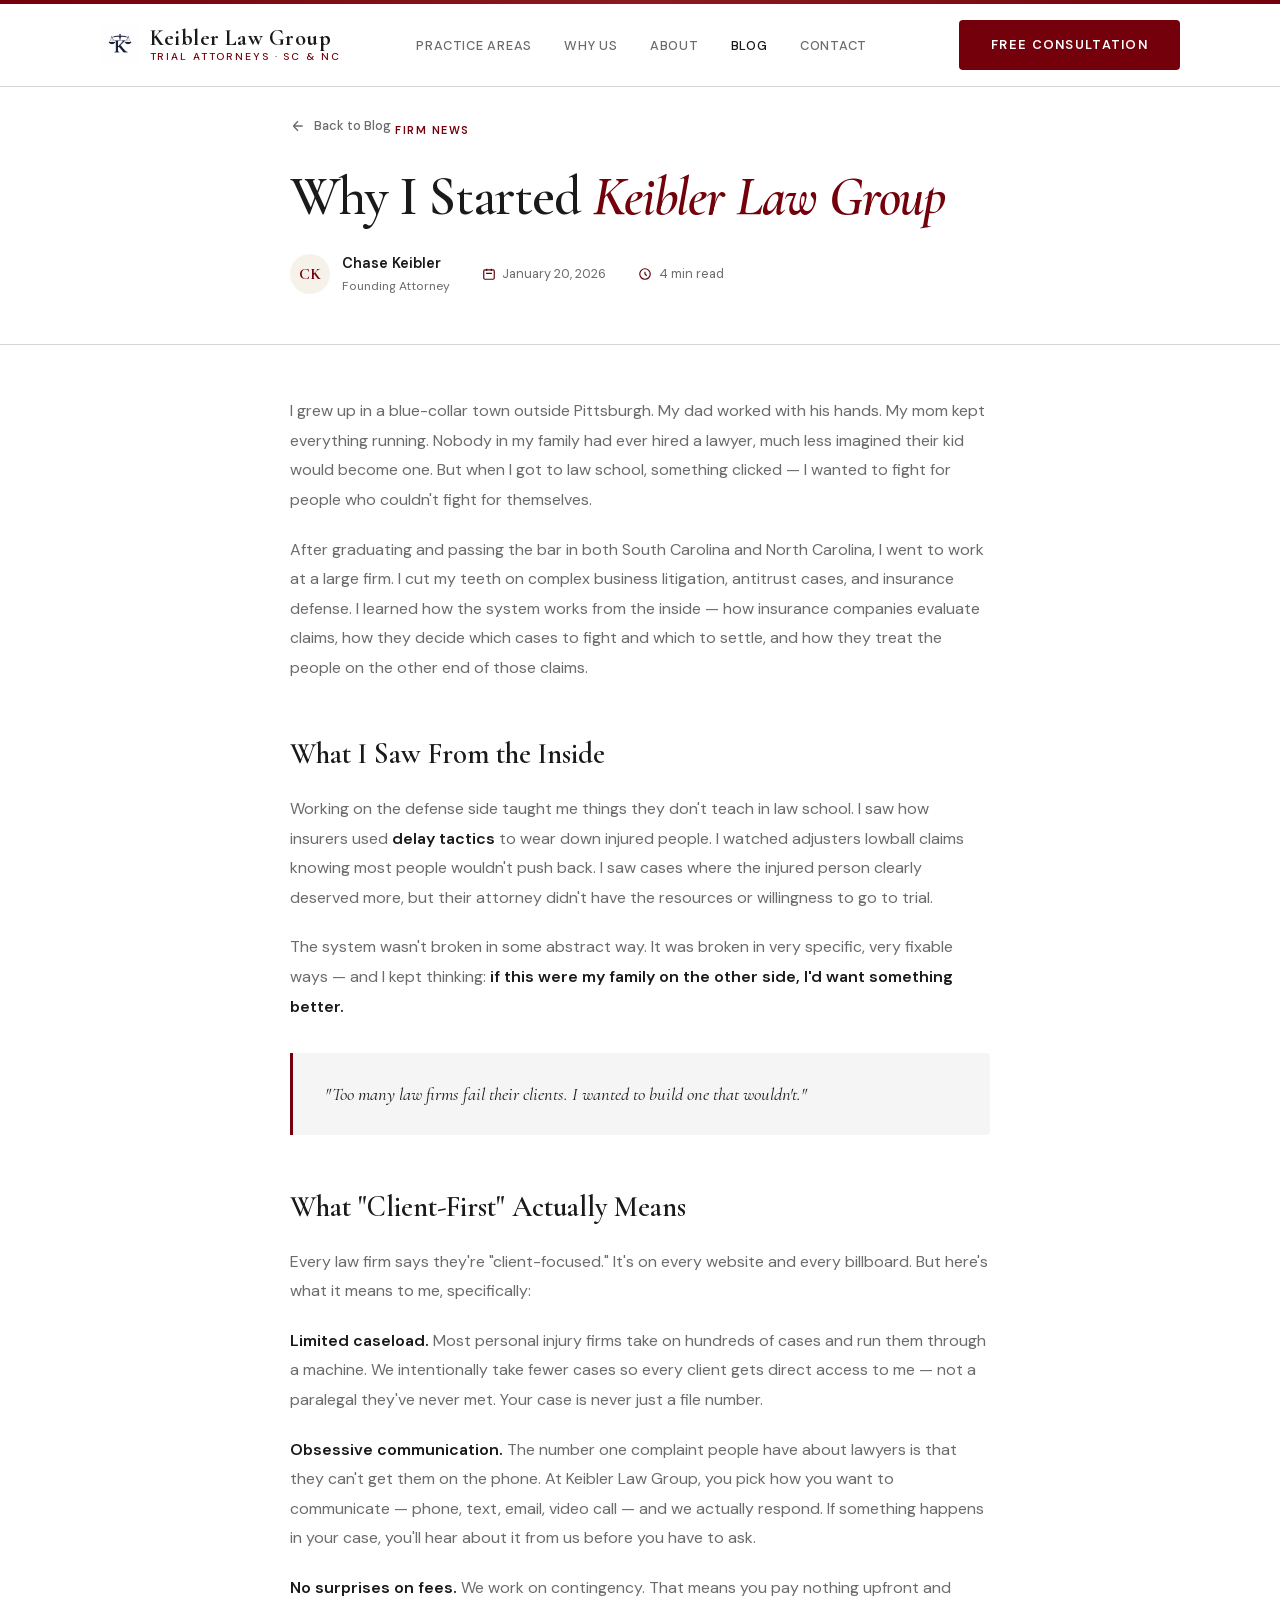
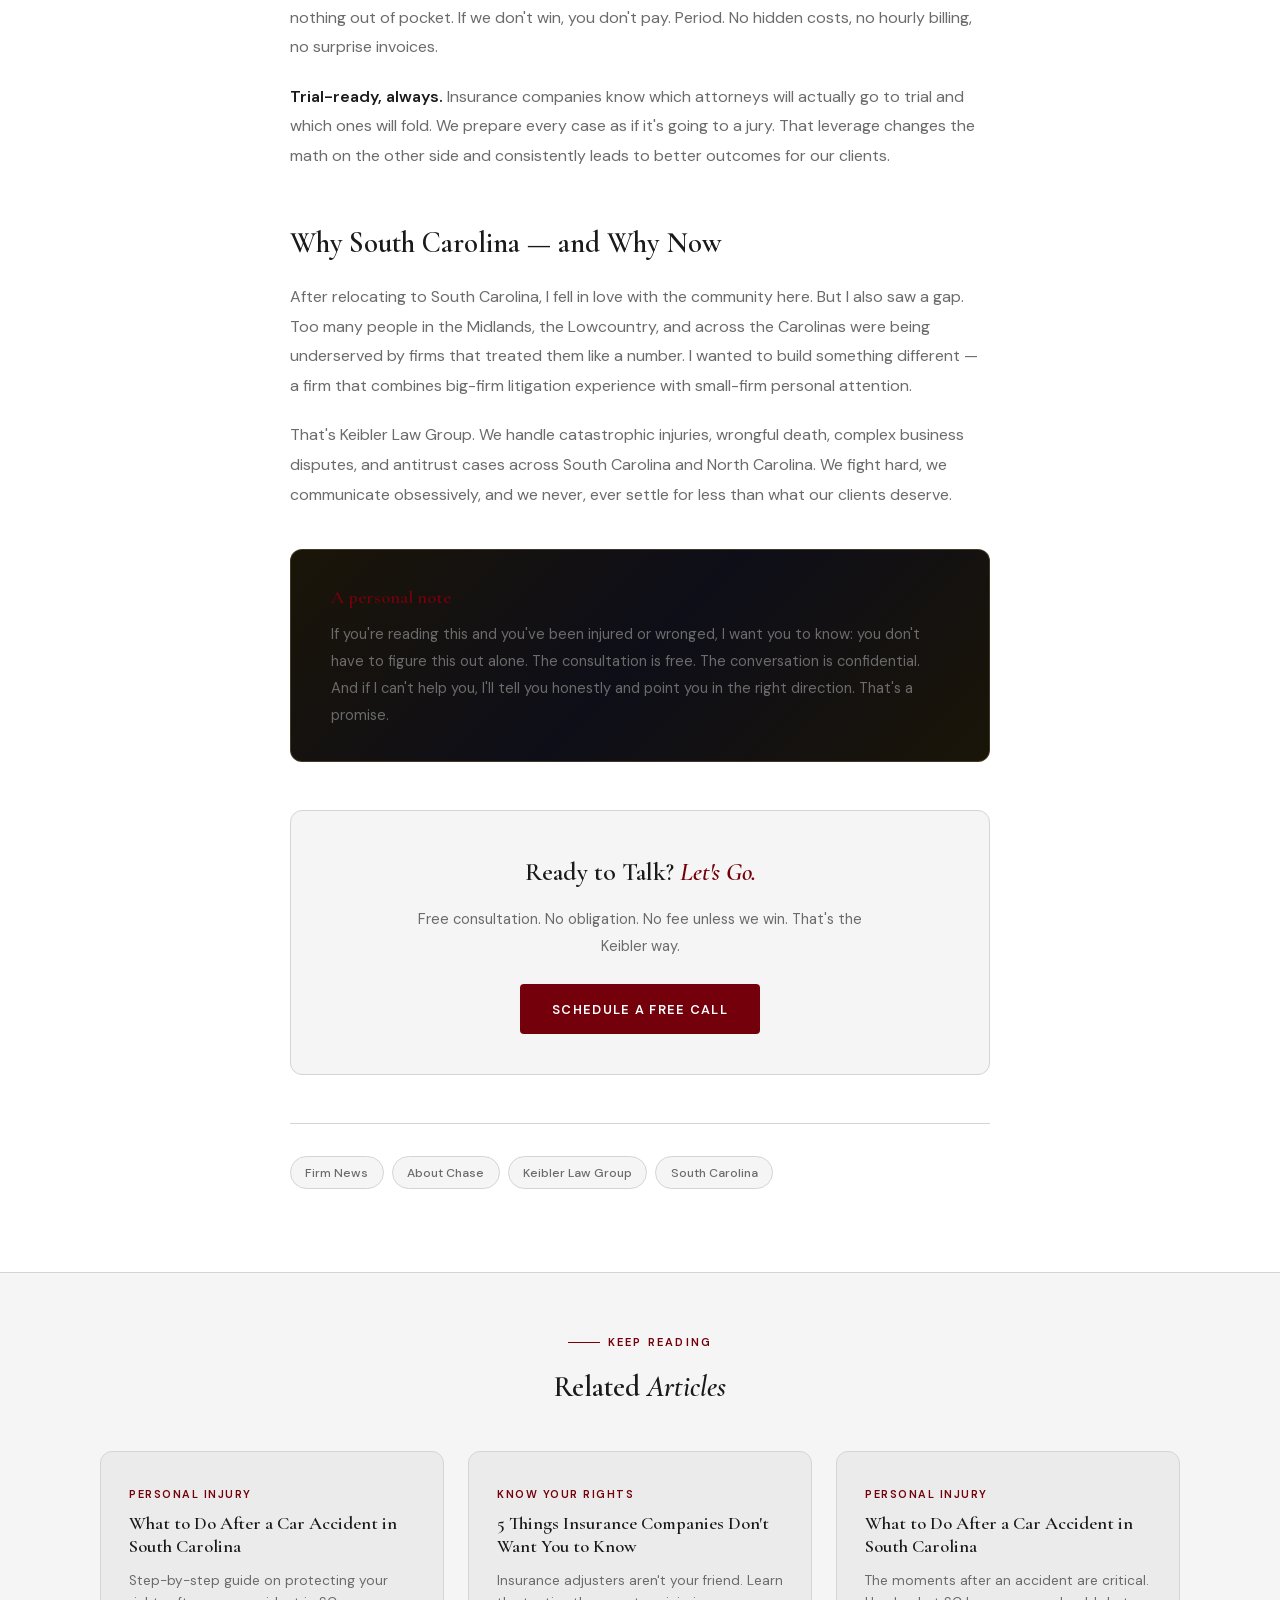
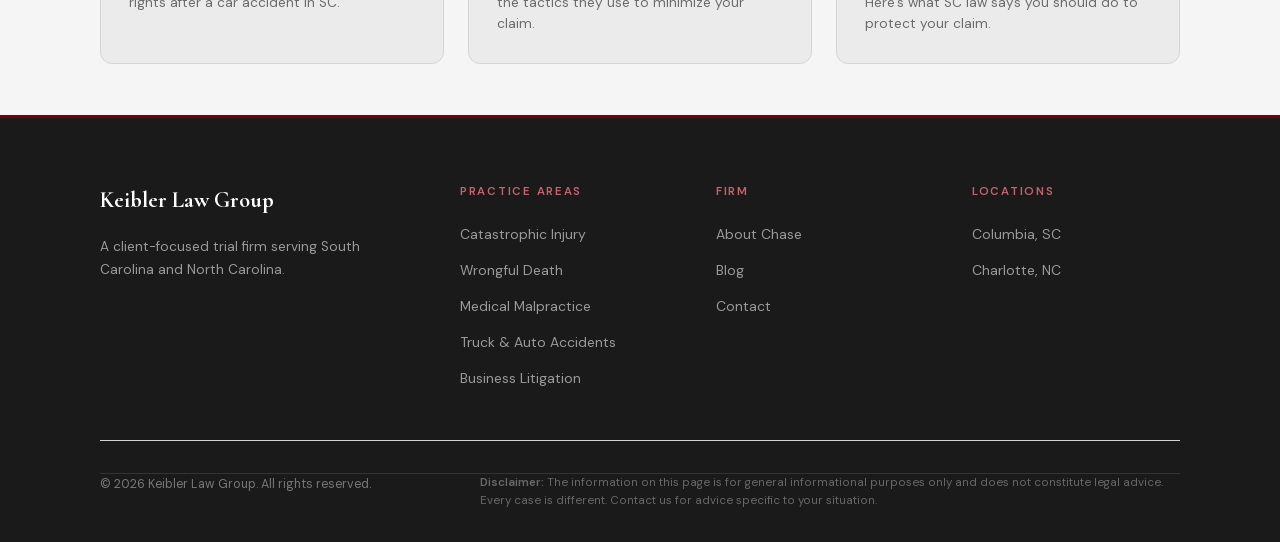
<file: blog/why-chase-started-keibler-law.html>
<!DOCTYPE html>
<html lang="en">
<head>
  <meta charset="UTF-8" />
  <meta name="viewport" content="width=device-width, initial-scale=1.0" />
  <title>Why Chase Keibler Started Keibler Law Group | Keibler Law Group</title>
  <meta name="description" content="After years representing insurance companies and injured individuals, Chase Keibler founded Keibler Law Group to build the kind of firm he'd want representing his own family." />

  <link rel="icon" type="image/svg+xml" href="/favicon.svg" />
  <link rel="canonical" href="https://keiblerlawgroup.com/blog/why-chase-started-keibler-law.html" />

  <meta property="og:type" content="article" />
  <meta property="og:title" content="Why Chase Keibler Started Keibler Law Group" />
  <meta property="og:description" content="The story behind the firm — and why client-first isn't just a tagline." />

  <link rel="preload" href="../fonts/cormorant-garamond-normal.woff2" as="font" type="font/woff2" crossorigin />
  <link rel="preload" href="../fonts/dm-sans.woff2" as="font" type="font/woff2" crossorigin />

  <link rel="stylesheet" href="/css/styles.css" />

  <style>
    .article-hero {
      padding: calc(var(--section-pad) + 4rem) 0 3rem;
      border-bottom: 1px solid var(--clr-border);
    }
    .article-hero .container { max-width: 780px; }
    .article-back {
      display: inline-flex; align-items: center; gap: 0.5rem;
      font-size: 0.8rem; font-weight: 500; color: var(--clr-muted);
      margin-bottom: 2rem; transition: color var(--dur);
    }
    .article-back:hover { color: var(--clr-gold); }
    .article-category {
      display: inline-block; font-size: 0.68rem; font-weight: 600;
      letter-spacing: 0.14em; text-transform: uppercase;
      color: var(--clr-gold); margin-bottom: 1rem;
    }
    .article-hero h1 {
      font-family: var(--font-display);
      font-size: clamp(2.2rem, 5vw, 3.4rem);
      font-weight: 600; line-height: 1.1; letter-spacing: -0.02em;
      margin-bottom: 1.5rem;
    }
    .article-hero h1 em { font-style: italic; color: var(--clr-gold); }
    .article-meta {
      display: flex; align-items: center; gap: 2rem; flex-wrap: wrap;
    }
    .article-author {
      display: flex; align-items: center; gap: 0.75rem;
    }
    .article-author-avatar {
      width: 2.5rem; height: 2.5rem; border-radius: 50%;
      background: rgba(200,169,110,0.15); display: flex;
      align-items: center; justify-content: center;
      font-family: var(--font-display); font-size: 1rem;
      font-weight: 700; color: var(--clr-gold);
    }
    .article-author-name { font-weight: 600; font-size: 0.9rem; }
    .article-author-title { font-size: 0.76rem; color: var(--clr-muted); }
    .article-meta-item {
      display: flex; align-items: center; gap: 0.4rem;
      font-size: 0.8rem; color: var(--clr-muted);
    }
    .article-meta-item svg { color: var(--clr-gold-dim); }
    .article-body {
      max-width: 780px; margin: 0 auto;
      padding: var(--section-pad) clamp(1.25rem, 5vw, 2.5rem);
    }
    .article-body h2 {
      font-family: var(--font-display); font-size: 1.8rem;
      font-weight: 600; margin-top: 3rem; margin-bottom: 1rem;
      color: var(--clr-white);
    }
    .article-body p {
      font-size: 1rem; color: var(--clr-muted);
      line-height: 1.85; margin-bottom: 1.25rem;
    }
    .article-body strong { color: var(--clr-white); }
    .article-body blockquote {
      border-left: 3px solid var(--clr-gold);
      background: var(--clr-surface); padding: 1.5rem 2rem;
      margin: 2rem 0; border-radius: 0 var(--radius) var(--radius) 0;
    }
    .article-body blockquote p {
      font-family: var(--font-display); font-size: 1.15rem;
      font-style: italic; color: var(--clr-white); margin-bottom: 0;
    }
    .article-callout {
      background: linear-gradient(135deg, #1A1508 0%, #0E0E18 50%, #1A1508 100%);
      border: 1px solid rgba(200,169,110,0.25);
      border-radius: var(--radius-lg); padding: 2rem 2.5rem; margin: 2.5rem 0;
    }
    .article-callout h4 {
      font-family: var(--font-display); font-size: 1.15rem;
      font-weight: 600; color: var(--clr-gold); margin-bottom: 0.5rem;
    }
    .article-callout p { font-size: 0.92rem; margin-bottom: 0; }
    .article-cta {
      background: var(--clr-surface); border: 1px solid var(--clr-border);
      border-radius: var(--radius-lg); padding: 2.5rem;
      text-align: center; margin: 3rem 0;
    }
    .article-cta h3 {
      font-family: var(--font-display); font-size: 1.6rem;
      font-weight: 600; margin-top: 0; margin-bottom: 0.75rem;
    }
    .article-cta h3 em { font-style: italic; color: var(--clr-gold); }
    .article-cta p { max-width: 480px; margin: 0 auto 1.5rem; font-size: 0.92rem; }
    .article-tags {
      display: flex; flex-wrap: wrap; gap: 0.5rem;
      margin: 3rem 0 2rem; padding-top: 2rem;
      border-top: 1px solid var(--clr-border);
    }
    .article-tag {
      background: var(--clr-surface); border: 1px solid var(--clr-border);
      color: var(--clr-muted); padding: 0.35rem 0.9rem;
      border-radius: 2rem; font-size: 0.76rem; font-weight: 500;
    }
    .related-posts {
      padding: var(--section-pad) 0; background: var(--clr-surface);
      border-top: 1px solid var(--clr-border);
    }
    .related-header { text-align: center; margin-bottom: 2.5rem; }
    .related-header h2 { font-family: var(--font-display); font-size: 1.8rem; font-weight: 600; }
    .related-grid {
      display: grid; grid-template-columns: repeat(3, 1fr); gap: 1.5rem;
    }
    .related-card {
      background: var(--clr-surface-2); border: 1px solid var(--clr-border);
      border-radius: var(--radius-lg); padding: 1.75rem;
      transition: border-color var(--dur), transform var(--dur) var(--ease);
    }
    .related-card:hover { border-color: var(--clr-gold-dim); transform: translateY(-2px); }
    .related-card .article-category { margin-bottom: 0.5rem; }
    .related-card h3 {
      font-family: var(--font-display); font-size: 1.15rem;
      font-weight: 600; line-height: 1.25; margin-bottom: 0.75rem;
      color: var(--clr-white);
    }
    .related-card p { font-size: 0.85rem; color: var(--clr-muted); line-height: 1.6; }
    @media (max-width: 860px) {
      .related-grid { grid-template-columns: 1fr; max-width: 480px; margin: 0 auto; }
    }
  </style>

  <script type="application/ld+json">
  {
    "@context": "https://schema.org",
    "@type": "Article",
    "headline": "Why Chase Keibler Started Keibler Law Group",
    "author": { "@type": "Person", "name": "Chase Keibler" },
    "publisher": { "@type": "Organization", "name": "Keibler Law Group" },
    "datePublished": "2026-01-20",
    "description": "The story behind the firm and why client-first isn't just a tagline."
  }
  </script>
</head>
<body>

  <nav id="navbar" class="scrolled">
    <div class="container">
      <div class="nav-inner">
        <a href="/index.html" class="nav-logo">
          <img src="/images/logo-k.png" alt="Keibler Law Group" class="nav-logo-img" />
          <div class="nav-logo-text">
            <span class="firm-name">Keibler Law Group</span>
            <span class="firm-tagline">Trial Attorneys · SC &amp; NC</span>
          </div>
        </a>
        <ul class="nav-links">
          <li><a href="/index.html#practice-areas">Practice Areas</a></li>
          <li><a href="/index.html#why-us">Why Us</a></li>
          <li><a href="/index.html#about">About</a></li>
          <li><a href="/blog.html" style="color:var(--clr-white)">Blog</a></li>
          <li><a href="/index.html#contact">Contact</a></li>
        </ul>
        <a href="/index.html#contact" class="btn btn-primary nav-cta">Free Consultation</a>
        <button class="hamburger" id="hamburgerBtn" aria-label="Toggle menu">
          <span></span><span></span><span></span>
        </button>
      </div>
    </div>
  </nav>

  <div class="mobile-menu" id="mobileMenu" role="dialog" aria-label="Mobile navigation">
    <a href="/index.html#practice-areas" class="mobile-nav-link">Practice Areas</a>
    <a href="/index.html#why-us" class="mobile-nav-link">Why Us</a>
    <a href="/index.html#about" class="mobile-nav-link">About</a>
    <a href="/blog.html" class="mobile-nav-link">Blog</a>
    <a href="/index.html#contact" class="mobile-nav-link">Contact</a>
    <a href="/index.html#contact" class="btn btn-primary" style="margin-top:1rem">Free Consultation</a>
  </div>

  <section class="article-hero">
    <div class="container">
      <a href="/blog.html" class="article-back">
        <svg width="16" height="16" fill="none" viewBox="0 0 24 24" stroke="currentColor" stroke-width="2"><path d="M19 12H5m0 0l7 7m-7-7l7-7"/></svg>
        Back to Blog
      </a>
      <span class="article-category">Firm News</span>
      <h1>Why I Started <em>Keibler Law Group</em></h1>
      <div class="article-meta">
        <div class="article-author">
          <div class="article-author-avatar">CK</div>
          <div>
            <div class="article-author-name">Chase Keibler</div>
            <div class="article-author-title">Founding Attorney</div>
          </div>
        </div>
        <div class="article-meta-item">
          <svg width="14" height="14" fill="none" viewBox="0 0 24 24" stroke="currentColor" stroke-width="2"><path d="M8 7V3m8 4V3m-9 8h10M5 21h14a2 2 0 002-2V7a2 2 0 00-2-2H5a2 2 0 00-2 2v12a2 2 0 002 2z"/></svg>
          January 20, 2026
        </div>
        <div class="article-meta-item">
          <svg width="14" height="14" fill="none" viewBox="0 0 24 24" stroke="currentColor" stroke-width="2"><path d="M12 8v4l3 3m6-3a9 9 0 11-18 0 9 9 0 0118 0z"/></svg>
          4 min read
        </div>
      </div>
    </div>
  </section>

  <article class="article-body">

    <p>I grew up in a blue-collar town outside Pittsburgh. My dad worked with his hands. My mom kept everything running. Nobody in my family had ever hired a lawyer, much less imagined their kid would become one. But when I got to law school, something clicked — I wanted to fight for people who couldn't fight for themselves.</p>

    <p>After graduating and passing the bar in both South Carolina and North Carolina, I went to work at a large firm. I cut my teeth on complex business litigation, antitrust cases, and insurance defense. I learned how the system works from the inside — how insurance companies evaluate claims, how they decide which cases to fight and which to settle, and how they treat the people on the other end of those claims.</p>

    <h2>What I Saw From the Inside</h2>

    <p>Working on the defense side taught me things they don't teach in law school. I saw how insurers used <strong>delay tactics</strong> to wear down injured people. I watched adjusters lowball claims knowing most people wouldn't push back. I saw cases where the injured person clearly deserved more, but their attorney didn't have the resources or willingness to go to trial.</p>

    <p>The system wasn't broken in some abstract way. It was broken in very specific, very fixable ways — and I kept thinking: <strong>if this were my family on the other side, I'd want something better.</strong></p>

    <blockquote>
      <p>"Too many law firms fail their clients. I wanted to build one that wouldn't."</p>
    </blockquote>

    <h2>What "Client-First" Actually Means</h2>

    <p>Every law firm says they're "client-focused." It's on every website and every billboard. But here's what it means to me, specifically:</p>

    <p><strong>Limited caseload.</strong> Most personal injury firms take on hundreds of cases and run them through a machine. We intentionally take fewer cases so every client gets direct access to me — not a paralegal they've never met. Your case is never just a file number.</p>

    <p><strong>Obsessive communication.</strong> The number one complaint people have about lawyers is that they can't get them on the phone. At Keibler Law Group, you pick how you want to communicate — phone, text, email, video call — and we actually respond. If something happens in your case, you'll hear about it from us before you have to ask.</p>

    <p><strong>No surprises on fees.</strong> We work on contingency. That means you pay nothing upfront and nothing out of pocket. If we don't win, you don't pay. Period. No hidden costs, no hourly billing, no surprise invoices.</p>

    <p><strong>Trial-ready, always.</strong> Insurance companies know which attorneys will actually go to trial and which ones will fold. We prepare every case as if it's going to a jury. That leverage changes the math on the other side and consistently leads to better outcomes for our clients.</p>

    <h2>Why South Carolina — and Why Now</h2>

    <p>After relocating to South Carolina, I fell in love with the community here. But I also saw a gap. Too many people in the Midlands, the Lowcountry, and across the Carolinas were being underserved by firms that treated them like a number. I wanted to build something different — a firm that combines big-firm litigation experience with small-firm personal attention.</p>

    <p>That's Keibler Law Group. We handle catastrophic injuries, wrongful death, complex business disputes, and antitrust cases across South Carolina and North Carolina. We fight hard, we communicate obsessively, and we never, ever settle for less than what our clients deserve.</p>

    <div class="article-callout">
      <h4>A personal note</h4>
      <p>If you're reading this and you've been injured or wronged, I want you to know: you don't have to figure this out alone. The consultation is free. The conversation is confidential. And if I can't help you, I'll tell you honestly and point you in the right direction. That's a promise.</p>
    </div>

    <div class="article-cta">
      <h3>Ready to Talk? <em>Let's Go.</em></h3>
      <p>Free consultation. No obligation. No fee unless we win. That's the Keibler way.</p>
      <a href="/index.html#contact" class="btn btn-primary">Schedule a Free Call</a>
    </div>

    <div class="article-tags">
      <span class="article-tag">Firm News</span>
      <span class="article-tag">About Chase</span>
      <span class="article-tag">Keibler Law Group</span>
      <span class="article-tag">South Carolina</span>
    </div>

  </article>

  <section class="related-posts">
    <div class="container">
      <div class="related-header">
        <span class="label" style="justify-content:center;display:inline-flex">Keep Reading</span>
        <h2 style="margin-top:0.75rem">Related <em>Articles</em></h2>
      </div>
      <div class="related-grid">
        <a href="/blog/car-accident-south-carolina.html" class="related-card">
          <span class="article-category">Personal Injury</span>
          <h3>What to Do After a Car Accident in South Carolina</h3>
          <p>Step-by-step guide on protecting your rights after a car accident in SC.</p>
        </a>
        <a href="/blog/insurance-company-secrets.html" class="related-card">
          <span class="article-category">Know Your Rights</span>
          <h3>5 Things Insurance Companies Don't Want You to Know</h3>
          <p>Insurance adjusters aren't your friend. Learn the tactics they use to minimize your claim.</p>
        </a>
        <a href="/blog/car-accident-south-carolina.html" class="related-card">
          <span class="article-category">Personal Injury</span>
          <h3>What to Do After a Car Accident in South Carolina</h3>
          <p>The moments after an accident are critical. Here's what SC law says you should do to protect your claim.</p>
        </a>
      </div>
    </div>
  </section>

  <footer>
    <div class="container">
      <div class="footer-top">
        <div class="footer-brand">
          <div class="firm-name">Keibler Law Group</div>
          <p>A client-focused trial firm serving South Carolina and North Carolina.</p>
        </div>
        <div class="footer-col">
          <h5>Practice Areas</h5>
          <ul>
            <li><a href="/index.html#practice-areas">Catastrophic Injury</a></li>
            <li><a href="/index.html#practice-areas">Wrongful Death</a></li>
            <li><a href="/index.html#practice-areas">Medical Malpractice</a></li>
            <li><a href="/index.html#practice-areas">Truck &amp; Auto Accidents</a></li>
            <li><a href="/index.html#practice-areas">Business Litigation</a></li>
          </ul>
        </div>
        <div class="footer-col">
          <h5>Firm</h5>
          <ul>
            <li><a href="/index.html#about">About Chase</a></li>
            <li><a href="/blog.html">Blog</a></li>
            <li><a href="/index.html#contact">Contact</a></li>
          </ul>
        </div>
        <div class="footer-col">
          <h5>Locations</h5>
          <ul>
            <li><a href="/index.html#contact">Columbia, SC</a></li>
            <li><a href="/index.html#contact">Charlotte, NC</a></li>
          </ul>
        </div>
      </div>
      <div class="footer-bottom">
        <div class="footer-copy">&copy; 2025 Keibler Law Group. All rights reserved.</div>
        <div class="footer-disclaimer">
          <strong>Disclaimer:</strong> The information on this page is for general informational purposes only and does not constitute legal advice. Every case is different. Contact us for advice specific to your situation.
        </div>
      </div>
    </div>
  </footer>

  <script>
    const hamburgerBtn = document.getElementById('hamburgerBtn');
    const mobileMenu = document.getElementById('mobileMenu');
    hamburgerBtn.addEventListener('click', () => {
      hamburgerBtn.classList.toggle('open');
      mobileMenu.classList.toggle('open');
      document.body.style.overflow = mobileMenu.classList.contains('open') ? 'hidden' : '';
    });
    document.querySelectorAll('.mobile-nav-link').forEach(link => {
      link.addEventListener('click', () => {
        hamburgerBtn.classList.remove('open');
        mobileMenu.classList.remove('open');
        document.body.style.overflow = '';
      });
    });
    const yearEl = document.querySelector('.footer-copy');
    if (yearEl) yearEl.innerHTML = yearEl.innerHTML.replace('2025', new Date().getFullYear());
  </script>

</body>
</html>
</file>
<file: css/styles.css>
/* ============================================================
   SELF-HOSTED FONTS
   ============================================================ */
@font-face {
  font-family: 'Cormorant Garamond';
  font-style: normal;
  font-weight: 400 700;
  font-display: swap;
  src: url('../fonts/cormorant-garamond-normal.woff2') format('woff2');
}
@font-face {
  font-family: 'Cormorant Garamond';
  font-style: italic;
  font-weight: 400 600;
  font-display: swap;
  src: url('../fonts/cormorant-garamond-italic.woff2') format('woff2');
}
@font-face {
  font-family: 'DM Sans';
  font-style: normal;
  font-weight: 300 600;
  font-display: swap;
  src: url('../fonts/dm-sans.woff2') format('woff2');
}

/* ============================================================
   DESIGN TOKENS — edit these to retheme the entire site
   ============================================================ */
:root {
  /* --- Palette (Garnet & White — SC Gamecocks) --- */
  --clr-bg:          #FFFFFF;   /* clean white background */
  --clr-surface:     #F5F5F5;   /* light neutral card backgrounds */
  --clr-surface-2:   #EBEBEB;   /* slightly darker surface */
  --clr-border:      #D4D4D4;   /* subtle borders */
  --clr-gold:        #73000A;   /* garnet — primary accent */
  --clr-gold-light:  #8B1A22;   /* lighter garnet for hover */
  --clr-gold-dim:    #5A0008;   /* deep garnet */
  --clr-white:       #1A1A1A;   /* dark text on white bg */
  --clr-muted:       #6B6B6B;   /* secondary text */
  --clr-danger:      #C84B4B;   /* error states */

  /* --- Typography --- */
  --font-display:    'Cormorant Garamond', Georgia, serif;
  --font-body:       'DM Sans', system-ui, sans-serif;

  /* --- Spacing --- */
  --section-pad:     clamp(2.5rem, 4vw, 3.5rem);
  --container:       1160px;
  --radius:          4px;
  --radius-lg:       12px;

  /* --- Transitions --- */
  --ease:            cubic-bezier(0.23, 1, 0.32, 1);
  --dur:             0.4s;
}

/* ============================================================
   SKIP LINK (Accessibility)
   ============================================================ */
.skip-link {
  position: absolute;
  top: -100%;
  left: 1rem;
  background: var(--clr-gold);
  color: #FFFFFF;
  padding: 0.75rem 1.5rem;
  border-radius: var(--radius);
  font-weight: 600;
  font-size: 0.85rem;
  z-index: 10000;
  transition: top 0.2s;
}
.skip-link:focus {
  top: 1rem;
}

/* ============================================================
   RESET & BASE
   ============================================================ */
*, *::before, *::after { box-sizing: border-box; margin: 0; padding: 0; }
html { scroll-behavior: smooth; font-size: 16px; }
body {
  background: var(--clr-bg);
  color: var(--clr-white);
  font-family: var(--font-body);
  font-weight: 400;
  line-height: 1.65;
  overflow-x: hidden;
  -webkit-font-smoothing: antialiased;
}
img { display: block; max-width: 100%; height: auto; }
img[loading="lazy"] { background: var(--clr-surface-2); }
a { color: inherit; text-decoration: none; }
ul { list-style: none; }
button { cursor: pointer; border: none; background: none; font: inherit; }

.container {
  width: 100%;
  max-width: var(--container);
  margin-inline: auto;
  padding-inline: clamp(1.25rem, 5vw, 2.5rem);
}

/* ============================================================
   UTILITIES
   ============================================================ */
.label {
  display: inline-flex;
  align-items: center;
  gap: 0.5rem;
  font-family: var(--font-body);
  font-size: 0.7rem;
  font-weight: 600;
  letter-spacing: 0.2em;
  text-transform: uppercase;
  color: var(--clr-gold);
}
.label::before {
  content: '';
  display: block;
  width: 2rem;
  height: 1px;
  background: var(--clr-gold);
}

.btn {
  display: inline-flex;
  align-items: center;
  gap: 0.6rem;
  padding: 0.9rem 2rem;
  font-family: var(--font-body);
  font-size: 0.8rem;
  font-weight: 600;
  letter-spacing: 0.1em;
  text-transform: uppercase;
  border-radius: var(--radius);
  transition: all var(--dur) var(--ease);
}
.btn-primary {
  background: var(--clr-gold);
  color: #FFFFFF;
}
.btn-primary:hover {
  background: var(--clr-gold-light);
  transform: translateY(-2px);
  box-shadow: 0 12px 40px rgba(115, 0, 10, 0.3);
}
.btn-outline {
  background: transparent;
  color: var(--clr-white);
  border: 1px solid var(--clr-border);
}
.btn-outline:hover {
  border-color: var(--clr-gold);
  color: var(--clr-gold);
  transform: translateY(-2px);
}

.section-title {
  font-family: var(--font-display);
  font-size: clamp(2.4rem, 5vw, 3.8rem);
  font-weight: 600;
  line-height: 1.1;
  letter-spacing: -0.02em;
}
.section-title em {
  font-style: italic;
  color: var(--clr-gold);
}

.divider {
  width: 3rem;
  height: 1px;
  background: var(--clr-gold);
  margin: 1.5rem 0;
}

/* Fade-in animation */
.reveal {
  opacity: 0;
  transform: translateY(20px);
  transition: opacity 0.45s var(--ease), transform 0.45s var(--ease);
}
.reveal.visible { opacity: 1; transform: none; }
.reveal-delay-1 { transition-delay: 0.1s; }
.reveal-delay-2 { transition-delay: 0.2s; }
.reveal-delay-3 { transition-delay: 0.3s; }
.reveal-delay-4 { transition-delay: 0.4s; }

/* ============================================================
   NAVIGATION
   ============================================================ */
/* Garnet accent bar at top of page */
body::before {
  content: '';
  display: block;
  width: 100%;
  height: 4px;
  background: linear-gradient(90deg, #73000A 0%, #8B1A22 50%, #73000A 100%);
  position: fixed;
  top: 0;
  left: 0;
  z-index: 1000;
}

#navbar {
  position: fixed;
  top: 4px;
  left: 0;
  right: 0;
  z-index: 999;
  padding: 1.5rem 0;
  transition: all 0.5s var(--ease);
}
#navbar.scrolled {
  background: rgba(255, 255, 255, 0.96);
  backdrop-filter: blur(12px);
  padding: 1rem 0;
  border-bottom: 1px solid var(--clr-border);
}
.nav-inner {
  display: flex;
  align-items: center;
  justify-content: space-between;
  gap: 2rem;
}
.nav-logo {
  display: flex;
  align-items: center;
  gap: 0.6rem;
  line-height: 1.1;
}
.nav-logo-img {
  width: 40px;
  height: 40px;
  object-fit: contain;
}
.nav-logo-text {
  display: flex;
  flex-direction: column;
}
.nav-logo .firm-name {
  font-family: var(--font-display);
  font-size: 1.35rem;
  font-weight: 700;
  letter-spacing: 0.02em;
  color: var(--clr-white);
}
.nav-logo .firm-tagline {
  font-size: 0.65rem;
  letter-spacing: 0.18em;
  text-transform: uppercase;
  color: var(--clr-gold);
  font-weight: 500;
}
.nav-links {
  display: flex;
  align-items: center;
  gap: 2rem;
}
.nav-links a {
  font-size: 0.8rem;
  font-weight: 500;
  letter-spacing: 0.06em;
  text-transform: uppercase;
  color: var(--clr-muted);
  transition: color var(--dur) var(--ease);
  position: relative;
}
.nav-links a::after {
  content: '';
  position: absolute;
  bottom: -4px;
  left: 0;
  width: 0;
  height: 1px;
  background: var(--clr-gold);
  transition: width var(--dur) var(--ease);
}
.nav-links a:hover { color: var(--clr-white); }
.nav-links a:hover::after { width: 100%; }
.nav-cta { margin-left: 1rem; }

/* Hamburger */
.hamburger {
  display: none;
  flex-direction: column;
  gap: 5px;
  padding: 4px;
}
.hamburger span {
  display: block;
  width: 24px;
  height: 2px;
  background: var(--clr-white);
  transition: all 0.3s;
}
.hamburger.open span:nth-child(1) { transform: rotate(45deg) translate(5px, 5px); }
.hamburger.open span:nth-child(2) { opacity: 0; }
.hamburger.open span:nth-child(3) { transform: rotate(-45deg) translate(5px, -5px); }

/* Mobile menu */
.mobile-menu {
  display: none;
  position: fixed;
  inset: 0;
  background: rgba(255,255,255,0.98);
  backdrop-filter: blur(12px);
  z-index: 998;
  flex-direction: column;
  align-items: center;
  justify-content: center;
  gap: 2rem;
  padding: 2rem;
}
.mobile-menu.open { display: flex; }
.mobile-menu a {
  font-family: var(--font-display);
  font-size: 2rem;
  font-weight: 600;
  color: var(--clr-white);
  transition: color var(--dur);
}
.mobile-menu a:hover { color: var(--clr-gold); }

@media (max-width: 860px) {
  .nav-links, .nav-cta { display: none; }
  .hamburger { display: flex; }
}

/* ============================================================
   HERO
   ============================================================ */
#hero {
  position: relative;
  display: flex;
  align-items: flex-start;
  padding-top: clamp(5.5rem, 12vh, 7rem);
  padding-bottom: clamp(3rem, 6vw, 5rem);
  overflow: hidden;
}
#hero > .container {
  display: grid;
  grid-template-columns: 1fr 400px;
  gap: 3rem;
  align-items: start;
}
.hero-bg {
  position: absolute;
  inset: 0;
  background:
    radial-gradient(ellipse 80% 60% at 70% 50%, rgba(115,0,10,0.04) 0%, transparent 60%),
    radial-gradient(ellipse 60% 80% at 10% 80%, rgba(115,0,10,0.02) 0%, transparent 50%),
    linear-gradient(180deg, #FFFFFF 0%, #FAFAFA 100%);
}
.hero-grid-overlay {
  position: absolute;
  inset: 0;
  background-image:
    linear-gradient(rgba(115,0,10,0.04) 1px, transparent 1px),
    linear-gradient(90deg, rgba(115,0,10,0.04) 1px, transparent 1px);
  background-size: 60px 60px;
  mask-image: linear-gradient(to bottom, transparent, black 20%, black 60%, transparent);
}
.hero-content {
  position: relative;
  z-index: 2;
  max-width: 820px;
}
.hero-eyebrow {
  display: inline-flex;
  align-items: center;
  gap: 1rem;
  margin-bottom: 1.25rem;
}
.hero-eyebrow .label { font-size: 0.68rem; }
.hero-eyebrow .badge {
  background: rgba(115,0,10,0.12);
  border: 1px solid rgba(115,0,10,0.25);
  color: var(--clr-gold);
  padding: 0.25rem 0.75rem;
  font-size: 0.68rem;
  font-weight: 600;
  letter-spacing: 0.12em;
  text-transform: uppercase;
  border-radius: 2rem;
}
.hero-headline {
  font-family: var(--font-display);
  font-size: clamp(3rem, 7.5vw, 6.5rem);
  font-weight: 600;
  line-height: 1.02;
  letter-spacing: -0.03em;
  margin-bottom: 1.75rem;
}
.hero-headline em {
  font-style: italic;
  color: var(--clr-gold);
}
.hero-sub {
  font-size: clamp(1rem, 1.6vw, 1.15rem);
  color: var(--clr-muted);
  max-width: 540px;
  line-height: 1.75;
  margin-bottom: 2.75rem;
}
.hero-actions {
  display: flex;
  flex-wrap: wrap;
  gap: 1rem;
  align-items: center;
}
.hero-trust {
  margin-top: 2.5rem;
  display: flex;
  align-items: center;
  gap: 2rem;
  flex-wrap: wrap;
}
.hero-trust-item {
  display: flex;
  align-items: center;
  gap: 0.6rem;
  font-size: 0.8rem;
  color: var(--clr-muted);
}
.hero-trust-item svg { color: var(--clr-gold); flex-shrink: 0; }

.hero-scroll {
  position: absolute;
  bottom: 2.5rem;
  left: 50%;
  transform: translateX(-50%);
  display: flex;
  flex-direction: column;
  align-items: center;
  gap: 0.5rem;
  font-size: 0.65rem;
  letter-spacing: 0.15em;
  text-transform: uppercase;
  color: var(--clr-gold-dim);
  animation: bounce 2s infinite;
}
@keyframes bounce {
  0%, 100% { transform: translateX(-50%) translateY(0); }
  50% { transform: translateX(-50%) translateY(6px); }
}
.scroll-line {
  width: 1px;
  height: 2.5rem;
  background: linear-gradient(to bottom, var(--clr-gold-dim), transparent);
}

/* --- Hero Form Card --- */
.hero-form-card {
  background: var(--clr-surface);
  border: 1px solid var(--clr-border);
  border-radius: var(--radius-lg);
  padding: 1.75rem;
  position: relative;
  z-index: 2;
  margin-top: 3rem;
}
.hero-form-header {
  margin-bottom: 1rem;
}
.hero-form-header h3 {
  font-family: var(--font-display);
  font-size: 1.6rem;
  font-weight: 600;
  margin-bottom: 0.25rem;
}
.hero-form-header p {
  font-size: 0.85rem;
  color: var(--clr-muted);
}
.hero-form {
  display: flex;
  flex-direction: column;
  gap: 0.75rem;
}
.hero-form input,
.hero-form select,
.hero-form textarea {
  width: 100%;
  padding: 0.65rem 0.9rem;
  background: var(--clr-surface-2);
  border: 1px solid var(--clr-border);
  border-radius: var(--radius);
  color: var(--clr-white);
  font-family: var(--font-body);
  font-size: 0.9rem;
  transition: border-color var(--dur) var(--ease);
}
.hero-form input::placeholder,
.hero-form textarea::placeholder {
  color: var(--clr-muted);
}
.hero-form select {
  appearance: none;
  background-image: url("data:image/svg+xml,%3Csvg xmlns='http://www.w3.org/2000/svg' width='12' height='12' fill='%238A8799' viewBox='0 0 24 24'%3E%3Cpath d='M7 10l5 5 5-5z'/%3E%3C/svg%3E");
  background-repeat: no-repeat;
  background-position: right 1rem center;
  cursor: pointer;
}
.hero-form select option {
  background: var(--clr-surface);
  color: var(--clr-white);
}
.hero-form input:focus,
.hero-form select:focus,
.hero-form textarea:focus {
  outline: none;
  border-color: var(--clr-gold);
}
.hero-form textarea {
  resize: vertical;
  min-height: 70px;
}
.hero-form-btn {
  width: 100%;
  justify-content: center;
  margin-top: 0.25rem;
}
.hero-form-disclaimer {
  margin-top: 0.75rem;
  font-size: 0.72rem;
  color: var(--clr-muted);
  text-align: center;
}

@media (max-width: 900px) {
  #hero > .container {
    grid-template-columns: 1fr;
  }
  .hero-form-card {
    max-width: 480px;
  }
}

/* ============================================================
   STATS BAR
   ============================================================ */
#stats {
  background: linear-gradient(135deg, #73000A 0%, #5A0008 50%, #73000A 100%);
  color: #FFFFFF;
  border: none;
  padding: 3rem 0;
}
.stats-grid {
  display: grid;
  grid-template-columns: repeat(4, 1fr);
  gap: 0;
}
.stat-item {
  padding: 1.5rem 2rem;
  text-align: center;
  border-right: 1px solid rgba(255,255,255,0.15);
}
.stat-item:last-child { border-right: none; }
.stat-number {
  font-family: var(--font-display);
  font-size: clamp(2rem, 4vw, 3.2rem);
  font-weight: 700;
  color: #FFFFFF;
  line-height: 1;
  margin-bottom: 0.4rem;
}
.stat-label {
  font-size: 0.78rem;
  color: rgba(255,255,255,0.6);
  font-weight: 500;
  letter-spacing: 0.04em;
}
@media (max-width: 700px) {
  .stats-grid { grid-template-columns: repeat(2, 1fr); }
  .stat-item { border-bottom: 1px solid rgba(255,255,255,0.15); }
  .stat-item:nth-child(even) { border-right: none; }
}

/* ============================================================
   PRACTICE AREAS
   ============================================================ */
#practice-areas {
  padding: var(--section-pad) 0;
}
.section-header {
  display: grid;
  grid-template-columns: 1fr auto;
  align-items: end;
  gap: 2rem;
  margin-bottom: 3.5rem;
}
.practice-grid {
  display: grid;
  grid-template-columns: repeat(3, 1fr);
  gap: 1.5px;
  background: var(--clr-border);
  border: 1.5px solid var(--clr-border);
  border-radius: var(--radius-lg);
  overflow: hidden;
}
.practice-card {
  background: var(--clr-surface);
  padding: 2.25rem;
  transition: background var(--dur) var(--ease);
  cursor: default;
  position: relative;
  overflow: hidden;
}
.practice-card::before {
  content: '';
  position: absolute;
  top: 0;
  left: 0;
  right: 0;
  height: 3px;
  background: linear-gradient(90deg, var(--clr-gold), var(--clr-gold-light));
  transform: scaleX(0);
  transition: transform var(--dur) var(--ease);
}
.practice-card:hover { background: var(--clr-surface-2); }
.practice-card:hover::before { transform: scaleX(1); }
.practice-icon {
  width: 2.75rem;
  height: 2.75rem;
  background: rgba(115,0,10,0.1);
  border-radius: var(--radius);
  display: flex;
  align-items: center;
  justify-content: center;
  margin-bottom: 1.25rem;
  color: var(--clr-gold);
  transition: background var(--dur);
}
.practice-card:hover .practice-icon { background: rgba(115,0,10,0.18); }
.practice-card h3 {
  font-family: var(--font-display);
  font-size: 1.3rem;
  font-weight: 600;
  margin-bottom: 0.6rem;
  color: var(--clr-white);
}
.practice-card p {
  font-size: 0.88rem;
  color: var(--clr-muted);
  line-height: 1.6;
}
.practice-link {
  display: inline-flex;
  align-items: center;
  gap: 0.4rem;
  margin-top: 1rem;
  font-size: 0.78rem;
  font-weight: 600;
  letter-spacing: 0.08em;
  text-transform: uppercase;
  color: var(--clr-gold);
  opacity: 0;
  transform: translateX(-8px);
  transition: all var(--dur) var(--ease);
}
.practice-card:hover .practice-link { opacity: 1; transform: none; }

@media (max-width: 860px) {
  .practice-grid { grid-template-columns: repeat(2, 1fr); }
}
@media (max-width: 560px) {
  .practice-grid { grid-template-columns: 1fr; }
  .section-header { grid-template-columns: 1fr; }
}

/* ============================================================
   WHY US / DIFFERENTIATORS
   ============================================================ */
#why-us {
  padding: var(--section-pad) 0;
  background: linear-gradient(135deg, #73000A 0%, #5A0008 50%, #73000A 100%);
  color: #FFFFFF;
  border: none;
}
#why-us .label { color: rgba(255,255,255,0.6); }
#why-us .label::before { background: rgba(255,255,255,0.4); }
#why-us .section-title { color: #FFFFFF; }
#why-us .section-title em { color: rgba(255,255,255,0.7); }
.why-layout {
  display: grid;
  grid-template-columns: 1fr 1fr;
  gap: 5rem;
  align-items: center;
}
.why-visual {
  position: relative;
}
.why-quote-block {
  background: rgba(255,255,255,0.08);
  border: 1px solid rgba(255,255,255,0.15);
  border-left: 3px solid #FFFFFF;
  padding: 2.5rem;
  border-radius: var(--radius);
  position: relative;
}
.why-quote-block blockquote {
  font-family: var(--font-display);
  font-size: clamp(1.4rem, 2.5vw, 2rem);
  font-weight: 500;
  font-style: italic;
  line-height: 1.4;
  color: #FFFFFF;
}
.why-quote-block cite {
  display: block;
  margin-top: 1.25rem;
  font-size: 0.78rem;
  font-style: normal;
  color: rgba(255,255,255,0.6);
  letter-spacing: 0.1em;
  text-transform: uppercase;
  font-weight: 600;
}
.why-floating-badge {
  position: absolute;
  top: -1.25rem;
  right: -1.25rem;
  background: #FFFFFF;
  color: #73000A;
  padding: 0.75rem 1.25rem;
  border-radius: var(--radius);
  font-size: 0.72rem;
  font-weight: 700;
  letter-spacing: 0.08em;
  text-transform: uppercase;
  text-align: center;
  line-height: 1.3;
}
.differentiator-list {
  display: flex;
  flex-direction: column;
  gap: 1.75rem;
}
.diff-item {
  display: flex;
  gap: 1.25rem;
  align-items: flex-start;
}
.diff-icon {
  width: 2.5rem;
  height: 2.5rem;
  flex-shrink: 0;
  background: rgba(255,255,255,0.12);
  border-radius: var(--radius);
  display: flex;
  align-items: center;
  justify-content: center;
  color: #FFFFFF;
  margin-top: 2px;
}
.diff-item h4 {
  font-family: var(--font-display);
  font-size: 1.15rem;
  font-weight: 600;
  margin-bottom: 0.3rem;
  color: #FFFFFF;
}
.diff-item p {
  font-size: 0.88rem;
  color: rgba(255,255,255,0.7);
  line-height: 1.65;
}
@media (max-width: 860px) {
  .why-layout { grid-template-columns: 1fr; gap: 3rem; }
}

/* ============================================================
   ABOUT CHASE
   ============================================================ */
#about {
  padding: var(--section-pad) 0;
}
.about-layout {
  display: grid;
  grid-template-columns: 1fr 1.2fr;
  gap: 5rem;
  align-items: center;
}
.about-left .section-title { margin-bottom: 1rem; }
.about-left p {
  color: var(--clr-muted);
  font-size: 0.95rem;
  line-height: 1.8;
  margin-bottom: 1.25rem;
}
.credential-tags {
  display: flex;
  flex-wrap: wrap;
  gap: 0.6rem;
  margin-top: 2rem;
  margin-bottom: 2rem;
}
.cred-tag {
  background: var(--clr-surface-2);
  border: 1px solid var(--clr-border);
  padding: 0.4rem 1rem;
  border-radius: 2rem;
  font-size: 0.76rem;
  color: var(--clr-muted);
  font-weight: 500;
}
.about-photo-placeholder {
  position: relative;
  background: var(--clr-surface);
  border: 1px solid var(--clr-border);
  border-radius: var(--radius-lg);
  aspect-ratio: 3/4;
  overflow: hidden;
  display: flex;
  align-items: center;
  justify-content: center;
}
.photo-placeholder-inner {
  text-align: center;
  color: var(--clr-muted);
}
.photo-placeholder-inner svg { margin: 0 auto 1rem; opacity: 0.4; }
.photo-placeholder-inner p { font-size: 0.85rem; opacity: 0.6; max-width: 200px; }
.about-photo-overlay {
  position: absolute;
  bottom: 0;
  left: 0;
  right: 0;
  background: linear-gradient(to top, rgba(255,255,255,0.95) 0%, transparent 100%);
  padding: 2rem;
}
.about-name {
  font-family: var(--font-display);
  font-size: 1.6rem;
  font-weight: 700;
  color: var(--clr-white);
}
.about-title {
  font-size: 0.78rem;
  color: var(--clr-gold);
  letter-spacing: 0.12em;
  text-transform: uppercase;
  font-weight: 600;
}
@media (max-width: 860px) {
  .about-layout { grid-template-columns: 1fr; gap: 3rem; }
  .about-photo-placeholder { aspect-ratio: 4/3; max-height: 360px; }
}

/* ============================================================
   PROCESS
   ============================================================ */
#process {
  padding: var(--section-pad) 0;
  background: linear-gradient(135deg, #73000A 0%, #5A0008 50%, #73000A 100%);
  color: #FFFFFF;
  border: none;
}
#process .label { color: rgba(255,255,255,0.6); }
#process .label::before { background: rgba(255,255,255,0.4); }
#process .section-title { color: #FFFFFF; }
#process .section-title em { color: rgba(255,255,255,0.7); }
.process-header {
  text-align: center;
  max-width: 600px;
  margin: 0 auto 4rem;
}
.process-header .section-title { margin-bottom: 1rem; }
.process-header p { color: rgba(255,255,255,0.7); font-size: 0.95rem; }
.process-steps {
  display: grid;
  grid-template-columns: repeat(4, 1fr);
  gap: 0;
  position: relative;
}
.process-steps::before {
  content: '';
  position: absolute;
  top: 2.5rem;
  left: 12.5%;
  right: 12.5%;
  height: 1px;
  background: linear-gradient(to right, transparent, rgba(255,255,255,0.2), rgba(255,255,255,0.2), transparent);
}
.process-step {
  text-align: center;
  padding: 0 1.5rem;
  position: relative;
}
.step-number {
  width: 5rem;
  height: 5rem;
  border-radius: 50%;
  background: rgba(255,255,255,0.1);
  border: 1px solid rgba(255,255,255,0.2);
  display: flex;
  align-items: center;
  justify-content: center;
  margin: 0 auto 1.5rem;
  font-family: var(--font-display);
  font-size: 1.6rem;
  font-weight: 700;
  color: #FFFFFF;
  position: relative;
  z-index: 1;
}
.process-step h4 {
  font-family: var(--font-display);
  font-size: 1.2rem;
  font-weight: 600;
  margin-bottom: 0.5rem;
  color: #FFFFFF;
}
.process-step p {
  font-size: 0.84rem;
  color: rgba(255,255,255,0.7);
  line-height: 1.65;
}
@media (max-width: 700px) {
  .process-steps { grid-template-columns: repeat(2, 1fr); gap: 2.5rem; }
  .process-steps::before { display: none; }
}

/* ============================================================
   TESTIMONIALS
   ============================================================ */
#testimonials {
  padding: var(--section-pad) 0;
}
.testimonials-header {
  text-align: center;
  max-width: 600px;
  margin: 0 auto 3.5rem;
}
.testimonials-grid {
  display: grid;
  grid-template-columns: repeat(3, 1fr);
  gap: 1.5rem;
}
.testimonial-card {
  background: #FFFFFF;
  border: 1px solid var(--clr-border);
  border-radius: var(--radius-lg);
  padding: 2.25rem;
  box-shadow: 0 2px 12px rgba(0,0,0,0.06);
  transition: border-color var(--dur), box-shadow var(--dur);
}
.testimonial-card:hover { border-color: var(--clr-gold-dim); box-shadow: 0 6px 24px rgba(115,0,10,0.1); }
.testimonial-stars {
  display: flex;
  gap: 3px;
  color: var(--clr-gold);
  margin-bottom: 1.25rem;
  font-size: 0.9rem;
}
.testimonial-card blockquote {
  font-family: var(--font-display);
  font-size: 1.05rem;
  font-style: italic;
  line-height: 1.6;
  color: var(--clr-white);
  margin-bottom: 1.5rem;
}
.testimonial-author {
  display: flex;
  align-items: center;
  gap: 0.75rem;
}
.author-avatar {
  width: 2.5rem;
  height: 2.5rem;
  border-radius: 50%;
  background: rgba(115,0,10,0.15);
  display: flex;
  align-items: center;
  justify-content: center;
  font-family: var(--font-display);
  font-size: 1rem;
  font-weight: 700;
  color: var(--clr-gold);
  flex-shrink: 0;
}
.author-info .name {
  font-weight: 600;
  font-size: 0.88rem;
}
.author-info .case-type {
  font-size: 0.76rem;
  color: var(--clr-muted);
}
@media (max-width: 860px) {
  .testimonials-grid { grid-template-columns: 1fr; max-width: 520px; margin: 0 auto; }
}

/* ============================================================
   FREE CONSULTATION CTA BANNER
   ============================================================ */
#cta-banner {
  padding: 5rem 0;
  color: #FFFFFF;
  background: linear-gradient(135deg, #73000A 0%, #5A0008 50%, #73000A 100%);
  border-top: 1px solid rgba(115,0,10,0.2);
  border-bottom: 1px solid rgba(115,0,10,0.2);
  position: relative;
  overflow: hidden;
}
#cta-banner::before {
  content: '';
  position: absolute;
  inset: 0;
  background: radial-gradient(ellipse 60% 100% at 50% 50%, rgba(115,0,10,0.08) 0%, transparent 70%);
}
#cta-banner .section-title em { color: rgba(255,255,255,0.7); }
#cta-banner .label::before { background: rgba(255,255,255,0.4); }
.cta-inner {
  position: relative;
  text-align: center;
  max-width: 680px;
  margin: 0 auto;
}
.cta-inner .section-title { margin-bottom: 1rem; }
.cta-inner p {
  color: rgba(255,255,255,0.8);
  font-size: 1rem;
  margin-bottom: 2.5rem;
  line-height: 1.7;
}
.cta-actions {
  display: flex;
  justify-content: center;
  flex-wrap: wrap;
  gap: 1rem;
}
.cta-phone {
  display: flex;
  align-items: center;
  gap: 0.6rem;
  font-family: var(--font-display);
  font-size: 1.5rem;
  font-weight: 600;
  color: #FFFFFF;
  transition: color var(--dur);
}
.cta-phone:hover { color: rgba(255,255,255,0.8); }

/* ============================================================
   CONTACT FORM
   ============================================================ */
#contact {
  padding: var(--section-pad) 0;
  background: var(--clr-bg);
}
.contact-layout {
  display: grid;
  grid-template-columns: 1fr 1.4fr;
  gap: 5rem;
  align-items: start;
}
.contact-left h2 { margin-bottom: 1rem; }
.contact-left p {
  color: var(--clr-muted);
  font-size: 0.92rem;
  line-height: 1.75;
  margin-bottom: 2rem;
}
.contact-details {
  display: flex;
  flex-direction: column;
  gap: 1.25rem;
}
.contact-detail {
  display: flex;
  gap: 1rem;
  align-items: flex-start;
}
.contact-detail-icon {
  color: var(--clr-gold);
  flex-shrink: 0;
  margin-top: 2px;
}
.contact-detail-text strong {
  display: block;
  font-size: 0.8rem;
  font-weight: 600;
  letter-spacing: 0.08em;
  text-transform: uppercase;
  color: var(--clr-muted);
  margin-bottom: 0.2rem;
}
.contact-detail-text span { font-size: 0.92rem; }

.contact-form {
  background: var(--clr-surface);
  border: 1px solid var(--clr-border);
  border-radius: var(--radius-lg);
  padding: 2.5rem;
}
.form-title {
  font-family: var(--font-display);
  font-size: 1.6rem;
  font-weight: 600;
  margin-bottom: 0.5rem;
}
.form-subtitle {
  font-size: 0.85rem;
  color: var(--clr-muted);
  margin-bottom: 2rem;
}
.form-row {
  display: grid;
  grid-template-columns: 1fr 1fr;
  gap: 1rem;
  margin-bottom: 1rem;
}
.form-group {
  display: flex;
  flex-direction: column;
  gap: 0.4rem;
  margin-bottom: 1rem;
}
.form-group label {
  font-size: 0.76rem;
  font-weight: 600;
  letter-spacing: 0.08em;
  text-transform: uppercase;
  color: var(--clr-muted);
}
.form-group input,
.form-group select,
.form-group textarea {
  background: var(--clr-surface-2);
  border: 1px solid var(--clr-border);
  border-radius: var(--radius);
  padding: 0.75rem 1rem;
  color: var(--clr-white);
  font-family: var(--font-body);
  font-size: 0.92rem;
  outline: none;
  transition: border-color var(--dur);
  width: 100%;
}
.form-group input::placeholder,
.form-group textarea::placeholder { color: var(--clr-gold-dim); opacity: 0.6; }
.form-group input:focus,
.form-group select:focus,
.form-group textarea:focus { border-color: var(--clr-gold); }
.form-group select { appearance: none; cursor: pointer; }
.form-group select option { background: var(--clr-surface); }
.form-group input[aria-invalid="true"],
.form-group select[aria-invalid="true"],
.form-group textarea[aria-invalid="true"] { border-color: var(--clr-danger); }
.form-group textarea { resize: vertical; min-height: 120px; }
.form-note {
  font-size: 0.75rem;
  color: var(--clr-muted);
  margin-bottom: 1.5rem;
  line-height: 1.5;
}
.form-submit { width: 100%; justify-content: center; padding: 1rem; }

.form-success {
  display: none;
  text-align: center;
  padding: 3rem 1rem;
}
.form-success.show { display: block; }
.form-success-icon {
  width: 4rem;
  height: 4rem;
  background: rgba(115,0,10,0.15);
  border-radius: 50%;
  display: flex;
  align-items: center;
  justify-content: center;
  margin: 0 auto 1.5rem;
  color: var(--clr-gold);
}
.form-success h3 {
  font-family: var(--font-display);
  font-size: 1.5rem;
  margin-bottom: 0.5rem;
}
.form-success p { color: var(--clr-muted); font-size: 0.9rem; }

@media (max-width: 860px) {
  .contact-layout { grid-template-columns: 1fr; gap: 3rem; }
  .form-row { grid-template-columns: 1fr; }
}

/* ============================================================
   FOOTER
   ============================================================ */
footer {
  background: #1A1A1A;
  color: #E0E0E0;
  border-top: 3px solid #73000A;
  padding: 4rem 0 2rem;
}
.footer-top {
  display: grid;
  grid-template-columns: 1.5fr 1fr 1fr 1fr;
  gap: 3rem;
  padding-bottom: 3rem;
  border-bottom: 1px solid var(--clr-border);
  margin-bottom: 2rem;
}
.footer-brand .firm-name {
  font-family: var(--font-display);
  font-size: 1.4rem;
  font-weight: 700;
  margin-bottom: 1rem;
  color: #FFFFFF;
}
.footer-brand p {
  font-size: 0.85rem;
  color: #9A9A9A;
  line-height: 1.7;
  margin-bottom: 1.5rem;
}
.footer-col h5 {
  font-size: 0.72rem;
  font-weight: 700;
  letter-spacing: 0.15em;
  text-transform: uppercase;
  color: #C8626A;
  margin-bottom: 1.25rem;
}
.footer-col ul { display: flex; flex-direction: column; gap: 0.6rem; }
.footer-col ul li a {
  font-size: 0.87rem;
  color: #9A9A9A;
  transition: color var(--dur);
}
.footer-col ul li a:hover { color: #FFFFFF; }
.footer-bottom {
  display: flex;
  justify-content: space-between;
  align-items: flex-start;
  gap: 2rem;
  flex-wrap: wrap;
  border-top: 1px solid #333;
}
.footer-copy {
  font-size: 0.78rem;
  color: #777;
}
.footer-disclaimer {
  font-size: 0.72rem;
  color: #888;
  max-width: 700px;
  line-height: 1.6;
  opacity: 0.7;
}
@media (max-width: 860px) {
  .footer-top { grid-template-columns: 1fr 1fr; }
}
@media (max-width: 560px) {
  .footer-top { grid-template-columns: 1fr; }
}

/* ============================================================
   STICKY MOBILE CTA BAR
   ============================================================ */
.mobile-cta-bar {
  display: none;
  position: fixed;
  bottom: 0;
  left: 0;
  right: 0;
  z-index: 990;
  background: rgba(255,255,255,0.97);
  backdrop-filter: blur(12px);
  border-top: 1px solid var(--clr-border);
  padding: 1rem 1.5rem;
  gap: 0.75rem;
}
@media (max-width: 560px) {
  .mobile-cta-bar { display: flex; }
  body { padding-bottom: 5rem; }
}
.mobile-cta-bar .btn { flex: 1; justify-content: center; }

/* ============================================================
   PHOTO PLACEHOLDER — SILHOUETTE
   ============================================================ */
.photo-silhouette {
  width: 100%;
  height: 100%;
  position: absolute;
  inset: 0;
  border-radius: var(--radius-lg);
}

/* ============================================================
   CASE RESULTS / VERDICTS
   ============================================================ */
#case-results {
  padding: var(--section-pad) 0;
  background: linear-gradient(135deg, #73000A 0%, #5A0008 50%, #73000A 100%);
  color: #FFFFFF;
  border: none;
}
#case-results .label { color: rgba(255,255,255,0.6); }
#case-results .label::before { background: rgba(255,255,255,0.4); }
#case-results .section-title { color: #FFFFFF; }
#case-results .section-title em { color: rgba(255,255,255,0.7); }
.results-header {
  display: grid;
  grid-template-columns: 1fr auto;
  align-items: end;
  gap: 2rem;
  margin-bottom: 3.5rem;
}
.results-disclaimer {
  font-size: 0.72rem;
  color: rgba(255,255,255,0.5);
  max-width: 340px;
  line-height: 1.55;
  text-align: right;
}
.results-grid {
  display: grid;
  grid-template-columns: repeat(3, 1fr);
  gap: 1.5rem;
  margin-bottom: 2rem;
}
.result-card {
  background: #FFFFFF;
  border: none;
  border-radius: var(--radius-lg);
  padding: 2rem;
  position: relative;
  overflow: hidden;
  transition: transform var(--dur) var(--ease), box-shadow var(--dur) var(--ease);
}
.result-card::before {
  content: '';
  position: absolute;
  top: 0;
  left: 0;
  right: 0;
  height: 3px;
  background: linear-gradient(to right, #5A0008, #73000A);
}
.result-card:hover {
  transform: translateY(-3px);
  box-shadow: 0 12px 40px rgba(0,0,0,0.3);
}
.result-type {
  display: inline-block;
  font-size: 0.68rem;
  font-weight: 600;
  letter-spacing: 0.14em;
  text-transform: uppercase;
  color: #73000A;
  margin-bottom: 1rem;
}
.result-amount {
  font-family: var(--font-display);
  font-size: clamp(2rem, 3.5vw, 2.8rem);
  font-weight: 700;
  color: #1A1A1A;
  line-height: 1;
  margin-bottom: 0.75rem;
}
.result-desc {
  font-size: 0.88rem;
  color: #6B6B6B;
  line-height: 1.6;
  margin-bottom: 1rem;
}
.result-meta {
  display: flex;
  align-items: center;
  gap: 0.5rem;
  font-size: 0.75rem;
  color: #73000A;
  font-weight: 500;
}
.result-meta svg { flex-shrink: 0; }
.result-card.featured {
  background: #FFFFFF;
  border: 2px solid #73000A;
}
.result-card.featured::before {
  background: linear-gradient(to right, #73000A, #8B1A22);
  height: 4px;
}
.result-card.featured .result-amount { color: #73000A; }
.featured-badge {
  position: absolute;
  top: 1.25rem;
  right: 1.25rem;
  background: #73000A;
  border: none;
  color: #FFFFFF;
  font-size: 0.65rem;
  font-weight: 700;
  letter-spacing: 0.1em;
  text-transform: uppercase;
  padding: 0.25rem 0.6rem;
  border-radius: 2rem;
}
.results-note {
  text-align: center;
  font-size: 0.78rem;
  color: rgba(255,255,255,0.6);
  opacity: 0.8;
  max-width: 700px;
  margin: 0 auto;
  line-height: 1.6;
}
@media (max-width: 860px) {
  .results-grid { grid-template-columns: repeat(2, 1fr); }
  .results-header { grid-template-columns: 1fr; }
  .results-disclaimer { text-align: left; max-width: 100%; }
}
@media (max-width: 560px) {
  .results-grid { grid-template-columns: 1fr; }
}
</file>
